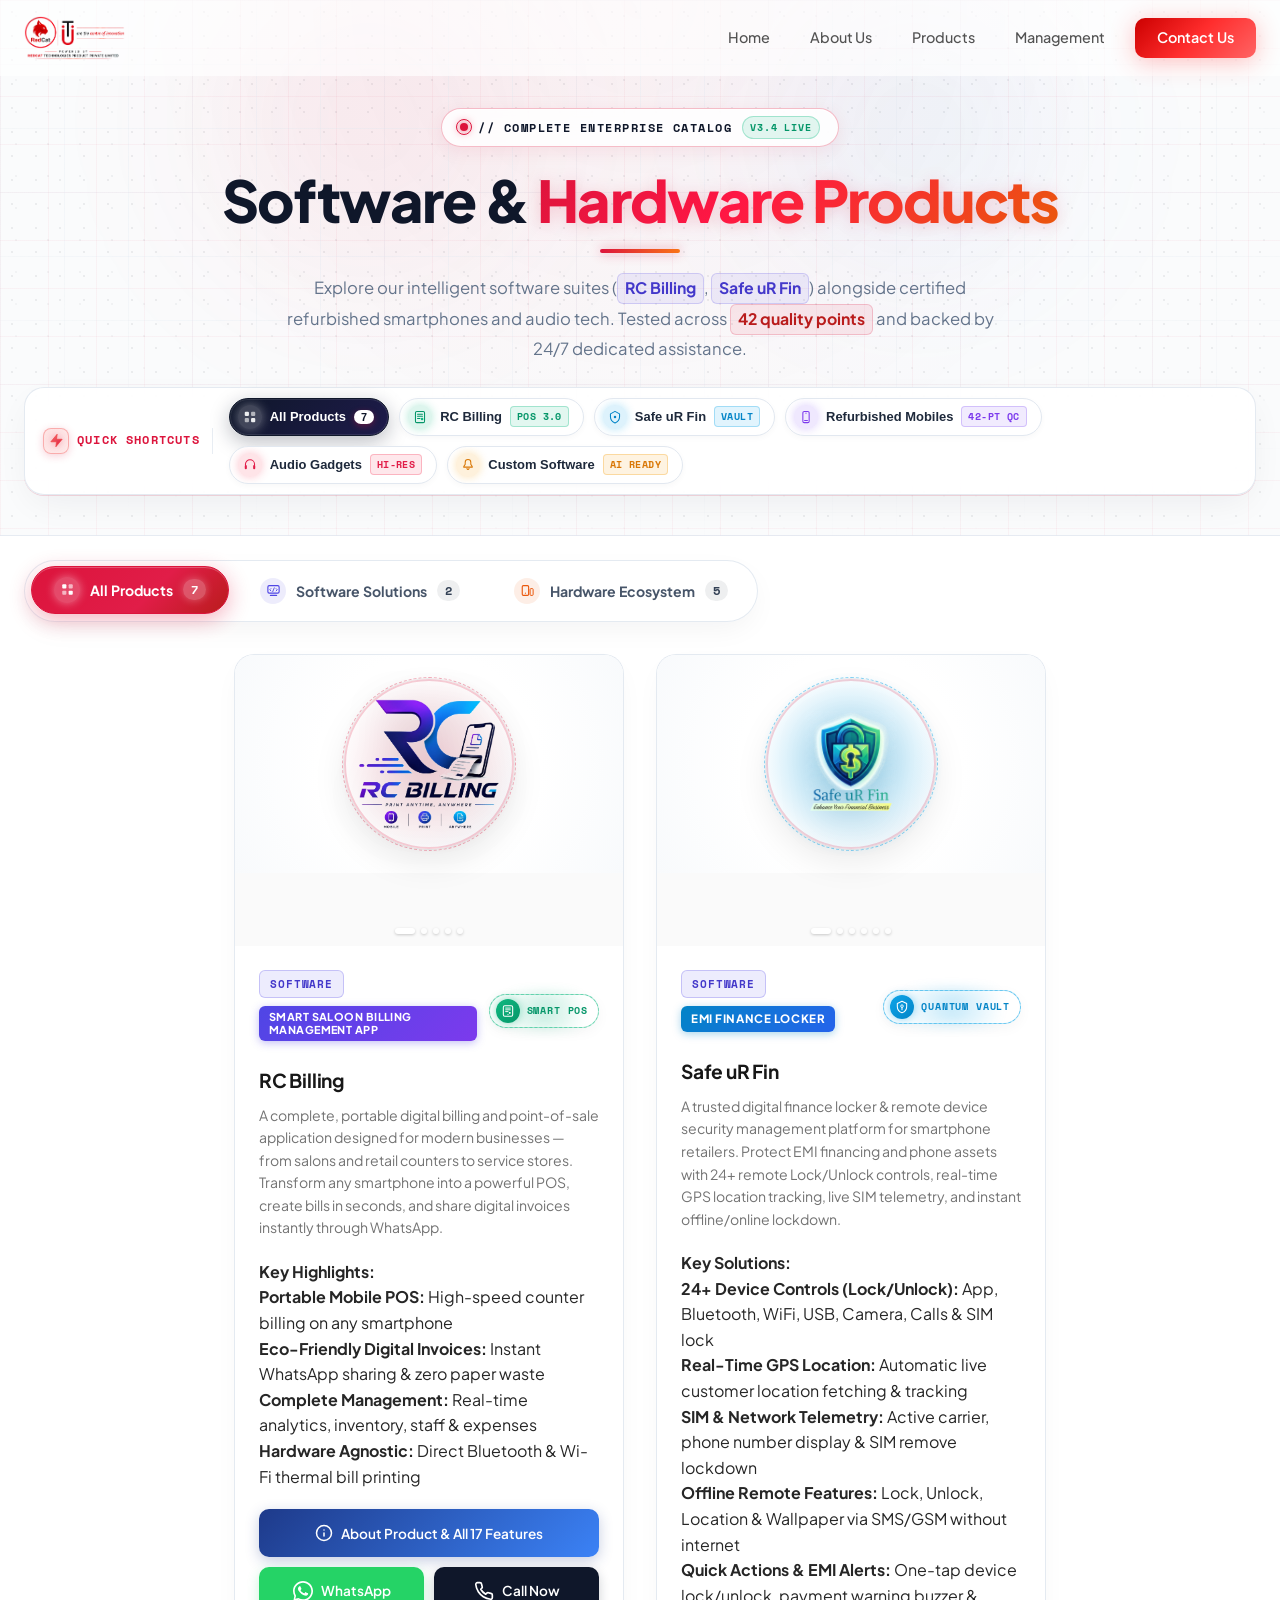
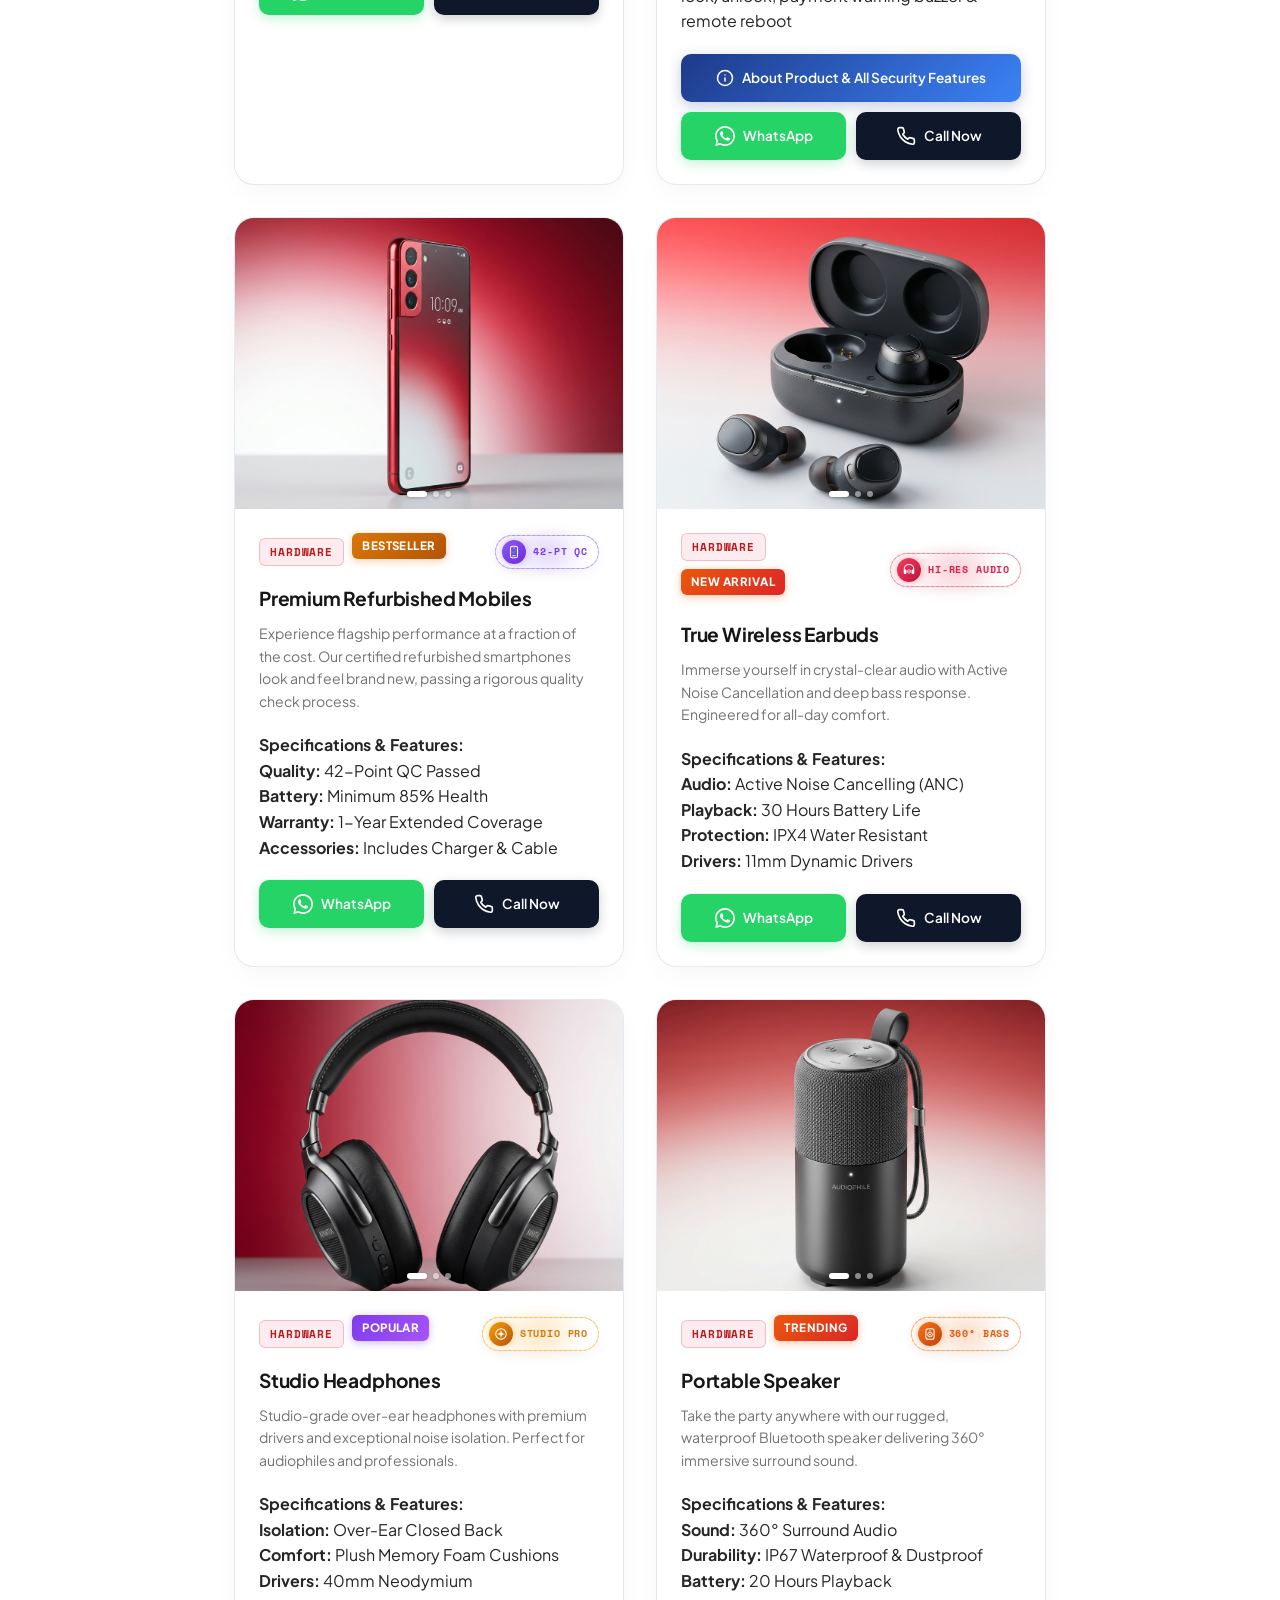
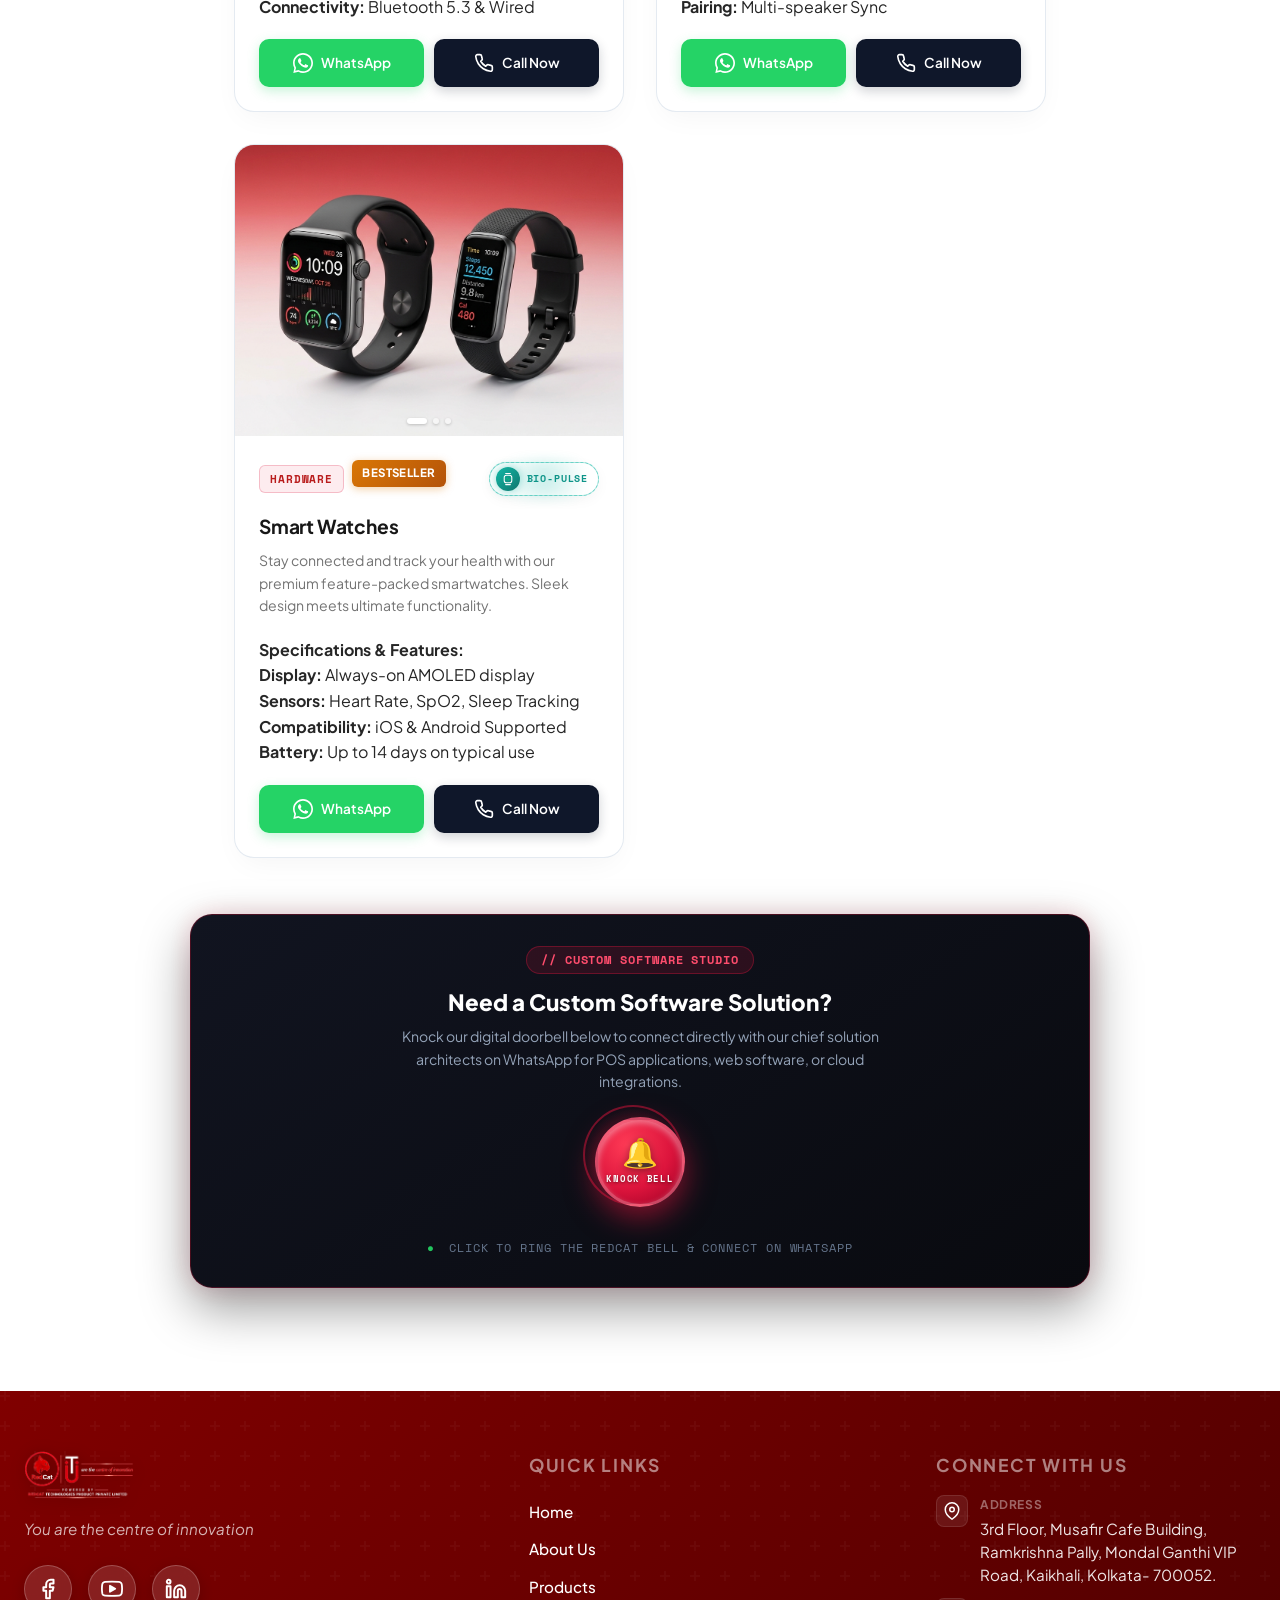
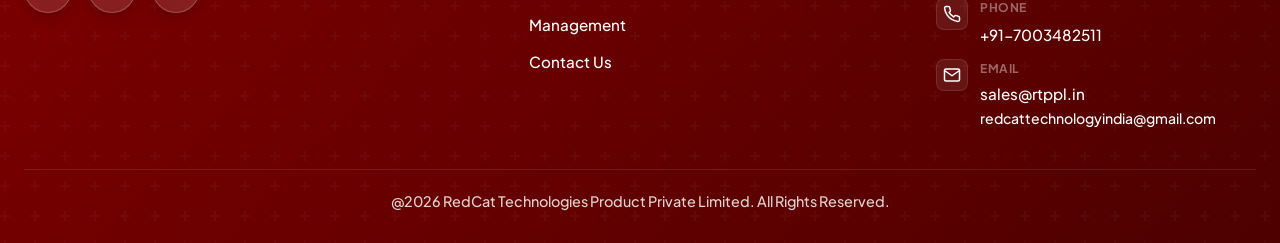
<file: products.html>
<!DOCTYPE html>
<html lang="en">

<head>
    <meta charset="UTF-8">
    <meta name="viewport" content="width=device-width, initial-scale=1.0">
    <meta name="description"
        content="RedCat Technologies Product Private Limited — Premium refurbished tech and secure finance solutions like Safe uR Fin.">
    <title>All Products — RedCat Technologies Product Private Limited</title>
    <link rel="preconnect" href="https://fonts.googleapis.com">
    <link rel="preconnect" href="https://fonts.gstatic.com" crossorigin>
    <link
        href="https://fonts.googleapis.com/css2?family=Inter:wght@300;400;500;600;700;800;900&family=Plus+Jakarta+Sans:wght@300;400;500;600;700;800&family=Space+Mono:ital,wght@0,400;0,700;1,400;1,700&display=swap"
        rel="stylesheet">
    <link rel="icon" type="image/png" href="images/logo-badge.png">
    <link rel="stylesheet" href="style.css">
</head>

<body>
    <!-- ===== PAGE LOADER ===== -->
    <div class="loader" id="loader">
        <div class="loader__content">
            <div class="loader__logo">
                <img src="images/logo.png" alt="Red Cat Technology" class="loader__logo-img">
            </div>
            <div class="loader__bar">
                <div class="loader__progress"></div>
            </div>
        </div>
    </div>

    <!-- ===== HEADER / NAVIGATION ===== -->
    <header class="header" id="header">
        <nav class="nav container">
            <a href="index.html" class="nav__logo" id="nav-logo" aria-label="Red Cat Technology Home">
                <img src="images/logo.png" alt="Red Cat Technology" class="nav__logo-img">
            </a>

            <ul class="nav__menu" id="nav-menu">
                <li class="nav__item"><a href="index.html#home" class="nav__link">Home</a></li>
                <li class="nav__item"><a href="about.html" class="nav__link">About Us</a></li>
                <li class="nav__item"><a href="products.html" class="nav__link active">Products</a></li>
                <li class="nav__item"><a href="about.html#leadership" class="nav__link"
                        id="nav-management">Management</a></li>
                <li class="nav__item"><a href="index.html#contact" class="nav__link nav__link--cta">Contact Us</a></li>
            </ul>

            <button class="nav__toggle" id="nav-toggle" aria-label="Toggle navigation">
                <span></span>
                <span></span>
                <span></span>
            </button>
        </nav>
    </header>

    <!-- ===== COMPACT PAGE HERO & PREMIUM QUICK SHORTCUTS ===== -->
    <section class="page-hero-compact bg-cyber-net" id="products-hero">
        <div class="hero-ambient-orb hero-ambient-orb--1"></div>
        <div class="hero-ambient-orb hero-ambient-orb--2"></div>
        <div class="hero-ambient-grid-overlay"></div>
        <div class="container" style="max-width: var(--container-max); width: 100%; position: relative; z-index: 2;">
            <div class="tech-section-header" style="margin-bottom: 24px;">
                <div class="tech-mono-badge ultra-hero-badge">
                    <span class="live-status-dot"></span>
                    <span class="badge-text">// COMPLETE ENTERPRISE CATALOG</span>
                    <span class="badge-sub-pill">v3.4 LIVE</span>
                </div>
                <h1 class="tech-section-header__title">Software &amp; <span class="gradient-text-ultra">Hardware
                        Products</span></h1>
                <div class="section-header__line-ultra">
                    <span class="line-spark"></span>
                </div>
                <p class="tech-section-header__desc">
                    Explore our intelligent software suites (<span class="hero-highlight hero-highlight--software">RC
                        Billing</span>, <span class="hero-highlight hero-highlight--software">Safe uR Fin</span>)
                    alongside certified refurbished smartphones and audio tech. Tested across <strong
                        class="hero-highlight hero-highlight--hardware">42 quality points</strong> and backed by 24/7
                    dedicated assistance.
                </p>
            </div>

            <!-- Premium Quick Jump Shortcuts Bar -->
            <div class="products-quick-shortcuts ultra-shortcuts-console" aria-label="Quick product shortcuts">
                <div class="shortcuts-label-pod">
                    <div class="effect-icon-pod effect-icon-pod--flash">
                        <svg class="effect-icon-pod__svg" viewBox="0 0 24 24" fill="none">
                            <path d="M13 2L3 14H12L11 22L21 10H12L13 2Z" fill="url(#flashGrad)" stroke="#ef4444"
                                stroke-width="1.2" stroke-linejoin="round" />
                            <defs>
                                <linearGradient id="flashGrad" x1="3" y1="2" x2="21" y2="22"
                                    gradientUnits="userSpaceOnUse">
                                    <stop stop-color="#f87171" />
                                    <stop offset="1" stop-color="#dc143c" />
                                </linearGradient>
                            </defs>
                        </svg>
                    </div>
                    <span class="shortcuts-label">QUICK SHORTCUTS</span>
                </div>
                <div class="shortcuts-scroll-track" id="shortcuts-track">
                    <button type="button" class="shortcut-pill active" data-target="all">
                        <span class="pill-icon-pod pill-icon-pod--all">
                            <svg viewBox="0 0 20 20" fill="none" class="pill-svg">
                                <rect x="2.5" y="2.5" width="6" height="6" rx="1.5" fill="currentColor"
                                    fill-opacity="0.9" />
                                <rect x="11.5" y="2.5" width="6" height="6" rx="1.5" fill="currentColor"
                                    fill-opacity="0.6" />
                                <rect x="2.5" y="11.5" width="6" height="6" rx="1.5" fill="currentColor"
                                    fill-opacity="0.6" />
                                <rect x="11.5" y="11.5" width="6" height="6" rx="1.5" fill="currentColor"
                                    fill-opacity="0.9" />
                            </svg>
                        </span>
                        <span class="shortcut-pill__title">All Products</span>
                        <span class="shortcut-pill__badge">7</span>
                    </button>
                    <button type="button" class="shortcut-pill" data-target="rc-billing-card">
                        <span class="pill-icon-pod pill-icon-pod--billing">
                            <svg viewBox="0 0 20 20" fill="none" class="pill-svg">
                                <rect x="3.5" y="2" width="13" height="16" rx="2" stroke="currentColor"
                                    stroke-width="1.5" />
                                <path d="M6.5 6H13.5M6.5 9H13.5M6.5 12H10" stroke="currentColor" stroke-width="1.5"
                                    stroke-linecap="round" />
                                <circle cx="13" cy="13" r="1.8" fill="#10b981" />
                            </svg>
                        </span>
                        <span class="shortcut-pill__title">RC Billing</span>
                        <span class="shortcut-pill__tag tag--pos">POS 3.0</span>
                    </button>
                    <button type="button" class="shortcut-pill" data-target="safe-ur-fin-card">
                        <span class="pill-icon-pod pill-icon-pod--vault">
                            <svg viewBox="0 0 20 20" fill="none" class="pill-svg">
                                <path d="M10 2L3.5 5.5V9.5C3.5 14 6.5 17 10 18.5C13.5 17 16.5 14 16.5 9.5V5.5L10 2Z"
                                    stroke="currentColor" stroke-width="1.5" stroke-linejoin="round" />
                                <circle cx="10" cy="10" r="1.8" fill="currentColor" />
                            </svg>
                        </span>
                        <span class="shortcut-pill__title">Safe uR Fin</span>
                        <span class="shortcut-pill__tag tag--vault">VAULT</span>
                    </button>
                    <button type="button" class="shortcut-pill" data-target="hardware-mobiles-card">
                        <span class="pill-icon-pod pill-icon-pod--mobile">
                            <svg viewBox="0 0 20 20" fill="none" class="pill-svg">
                                <rect x="5.5" y="2" width="9" height="16" rx="2" stroke="currentColor"
                                    stroke-width="1.5" />
                                <line x1="8" y1="15" x2="12" y2="15" stroke="currentColor" stroke-width="1.5"
                                    stroke-linecap="round" />
                                <circle cx="10" cy="4.5" r="0.8" fill="currentColor" />
                            </svg>
                        </span>
                        <span class="shortcut-pill__title">Refurbished Mobiles</span>
                        <span class="shortcut-pill__tag tag--grade">42-PT QC</span>
                    </button>
                    <button type="button" class="shortcut-pill" data-target="hardware-audio-card">
                        <span class="pill-icon-pod pill-icon-pod--audio">
                            <svg viewBox="0 0 20 20" fill="none" class="pill-svg">
                                <path d="M3.5 10.5V9C3.5 5.4 6.4 2.5 10 2.5C13.6 2.5 16.5 5.4 16.5 9V10.5"
                                    stroke="currentColor" stroke-width="1.5" stroke-linecap="round" />
                                <rect x="2.5" y="10" width="3" height="6" rx="1.5" fill="currentColor" />
                                <rect x="14.5" y="10" width="3" height="6" rx="1.5" fill="currentColor" />
                            </svg>
                        </span>
                        <span class="shortcut-pill__title">Audio Gadgets</span>
                        <span class="shortcut-pill__tag tag--audio">HI-RES</span>
                    </button>
                    <button type="button" class="shortcut-pill" data-target="bell-knock-btn-products">
                        <span class="pill-icon-pod pill-icon-pod--ai">
                            <svg viewBox="0 0 20 20" fill="none" class="pill-svg">
                                <path d="M10 2C7.5 2 6 3.8 6 6V9L4 12V13H16V12L14 9V6C14 3.8 12.5 2 10 2Z"
                                    stroke="currentColor" stroke-width="1.5" />
                                <path d="M8.5 15C8.8 16 9.3 16.5 10 16.5C10.7 16.5 11.2 16 11.5 15"
                                    stroke="currentColor" stroke-width="1.5" stroke-linecap="round" />
                            </svg>
                        </span>
                        <span class="shortcut-pill__title">Custom Software</span>
                        <span class="shortcut-pill__tag tag--ai">AI READY</span>
                    </button>
                </div>
            </div>
        </div>
    </section>

    <!-- ===== ALL PRODUCTS ===== -->
    <section class="section" id="all-products" style="padding-top: 24px;">
        <div class="container" style="max-width: var(--container-max); width: 100%;">

            <!-- Category Filter Tabs: Software vs Hardware -->
            <div class="product-category-nav ultra-category-dock" style="margin-bottom: 32px;">
                <button type="button" class="category-tab-btn active" data-filter="all">
                    <span class="tab-icon-pod tab-icon-pod--all">
                        <svg viewBox="0 0 20 20" fill="none" class="tab-icon-svg">
                            <rect x="3" y="3" width="5.5" height="5.5" rx="1.2" fill="currentColor" />
                            <rect x="11.5" y="3" width="5.5" height="5.5" rx="1.2" fill="currentColor"
                                fill-opacity="0.6" />
                            <rect x="3" y="11.5" width="5.5" height="5.5" rx="1.2" fill="currentColor"
                                fill-opacity="0.6" />
                            <rect x="11.5" y="11.5" width="5.5" height="5.5" rx="1.2" fill="currentColor" />
                        </svg>
                    </span>
                    <span class="tab-btn-title">All Products</span>
                    <span class="category-tab-btn__count">7</span>
                </button>
                <button type="button" class="category-tab-btn" data-filter="software">
                    <span class="tab-icon-pod tab-icon-pod--software">
                        <svg viewBox="0 0 20 20" fill="none" class="tab-icon-svg">
                            <rect x="2.5" y="3.5" width="15" height="10" rx="1.8" stroke="currentColor"
                                stroke-width="1.5" />
                            <path d="M6.5 7.5L5 9L6.5 10.5M13.5 7.5L15 9L13.5 10.5M11 6.5L9 11.5" stroke="currentColor"
                                stroke-width="1.2" stroke-linecap="round" />
                            <path d="M6 16.5H14" stroke="currentColor" stroke-width="1.8" stroke-linecap="round" />
                        </svg>
                    </span>
                    <span class="tab-btn-title">Software Solutions</span>
                    <span class="category-tab-btn__count">2</span>
                </button>
                <button type="button" class="category-tab-btn" data-filter="hardware">
                    <span class="tab-icon-pod tab-icon-pod--hardware">
                        <svg viewBox="0 0 20 20" fill="none" class="tab-icon-svg">
                            <rect x="3" y="3.5" width="8.5" height="13" rx="1.5" stroke="currentColor"
                                stroke-width="1.5" />
                            <rect x="13.5" y="7.5" width="4" height="9" rx="1" stroke="currentColor"
                                stroke-width="1.3" />
                            <circle cx="7.2" cy="13.5" r="0.75" fill="currentColor" />
                        </svg>
                    </span>
                    <span class="tab-btn-title">Hardware Ecosystem</span>
                    <span class="category-tab-btn__count">5</span>
                </button>
            </div>

            <div class="products-grid products-grid--detailed">

                <!-- Product 1: RC Billing (SOFTWARE) -->
                <div class="product-card detailed-card" id="rc-billing-card" data-category="software">
                    <div class="product-card__carousel" data-carousel>
                        <div class="carousel__track">
                            <div class="carousel__slide carousel__slide--logo active">
                                <div class="circular-logo-shield">
                                    <div class="circular-logo-shield__glow"></div>
                                    <div class="circular-logo-shield__ring"></div>
                                    <img src="images/rc-billing-logo.png" alt="RC Billing Logo"
                                        class="circular-logo-shield__img" loading="lazy">
                                </div>
                            </div>
                            <div class="carousel__slide carousel__slide--app">
                                <img src="images/rc-billing-overview.png" alt="RC Billing Dashboard & Overview"
                                    loading="lazy">
                            </div>
                            <div class="carousel__slide carousel__slide--app">
                                <img src="images/rc-billing-invoice.png" alt="RC Billing Tax Invoice & Digital Receipt"
                                    loading="lazy">
                            </div>
                            <div class="carousel__slide carousel__slide--app">
                                <img src="images/rc-billing-analytics.png" alt="RC Billing Realtime Analytics & Revenue"
                                    loading="lazy">
                            </div>
                            <div class="carousel__slide carousel__slide--app">
                                <img src="images/rc-billing-settings.png" alt="RC Billing Inventory, Roles & Settings"
                                    loading="lazy">
                            </div>
                        </div>
                        <div class="carousel__dots">
                            <button class="carousel__dot active" data-slide="0" aria-label="Logo"></button>
                            <button class="carousel__dot" data-slide="1" aria-label="Overview"></button>
                            <button class="carousel__dot" data-slide="2" aria-label="Invoice"></button>
                            <button class="carousel__dot" data-slide="3" aria-label="Analytics"></button>
                            <button class="carousel__dot" data-slide="4" aria-label="Settings"></button>
                        </div>
                        <button class="carousel__btn carousel__btn--prev" aria-label="Previous">
                            <svg width="16" height="16" viewBox="0 0 16 16" fill="none">
                                <path d="M10 4L6 8L10 12" stroke="currentColor" stroke-width="2"
                                    stroke-linecap="round" />
                            </svg>
                        </button>
                        <button class="carousel__btn carousel__btn--next" aria-label="Next">
                            <svg width="16" height="16" viewBox="0 0 16 16" fill="none">
                                <path d="M6 4L10 8L6 12" stroke="currentColor" stroke-width="2"
                                    stroke-linecap="round" />
                            </svg>
                        </button>
                    </div>
                    <div class="product-card__body">
                        <div class="card-ultra-header">
                            <div class="card-ultra-badges">
                                <span class="category-pill-tag category-pill-tag--software">SOFTWARE</span>
                                <span class="product-card__badge product-card__badge--launch">Smart Saloon Billing Management App</span>
                            </div>
                            <div class="card-effect-icon-pod card-effect-icon-pod--emerald"
                                title="Next-Gen Intelligent POS">
                                <div class="card-effect-icon-pod__halo"></div>
                                <div class="card-effect-icon-pod__ring"></div>
                                <div class="card-effect-icon-pod__core">
                                    <svg viewBox="0 0 24 24" fill="none">
                                        <rect x="4" y="3" width="16" height="18" rx="2.5" stroke="currentColor"
                                            stroke-width="1.8" />
                                        <path d="M8 7H16M8 10H16M8 13H12" stroke="currentColor" stroke-width="1.6"
                                            stroke-linecap="round" />
                                        <rect x="13.5" y="13.5" width="3" height="3" rx="0.6" fill="currentColor" />
                                        <circle cx="12" cy="18" r="1" fill="currentColor" />
                                    </svg>
                                </div>
                                <span class="card-effect-icon-pod__label">SMART POS</span>
                            </div>
                        </div>
                        <h3 class="product-card__title">RC Billing</h3>
                        <p class="product-card__desc">A complete, portable digital billing and point-of-sale application
                            designed for modern businesses — from salons and retail counters to service stores.
                            Transform any smartphone into a powerful POS, create bills in seconds, and share digital
                            invoices instantly through WhatsApp.</p>

                        <div class="detailed-card__features">
                            <h4>Key Highlights:</h4>
                            <ul>
                                <li><strong>Portable Mobile POS:</strong> High-speed counter billing on any smartphone
                                </li>
                                <li><strong>Eco-Friendly Digital Invoices:</strong> Instant WhatsApp sharing & zero
                                    paper waste</li>
                                <li><strong>Complete Management:</strong> Real-time analytics, inventory, staff &
                                    expenses</li>
                                <li><strong>Hardware Agnostic:</strong> Direct Bluetooth & Wi-Fi thermal bill printing
                                </li>
                            </ul>
                        </div>

                        <div class="detailed-card__actions">
                            <button type="button" class="btn btn--details" id="open-rc-billing-modal"
                                aria-haspopup="dialog">
                                <svg width="18" height="18" viewBox="0 0 24 24" fill="none" stroke="currentColor"
                                    stroke-width="2" stroke-linecap="round" stroke-linejoin="round">
                                    <circle cx="12" cy="12" r="10"></circle>
                                    <line x1="12" y1="16" x2="12" y2="12"></line>
                                    <line x1="12" y1="8" x2="12.01" y2="8"></line>
                                </svg>
                                <span>About Product & All 17 Features</span>
                            </button>
                            <a href="https://wa.me/917003482511?text=I'm%20interested%20in%20RC%20Billing%20Application"
                                class="btn btn--whatsapp" target="_blank">
                                <svg width="20" height="20" viewBox="0 0 24 24" fill="currentColor">
                                    <path
                                        d="M17.472 14.382c-.297-.149-1.758-.867-2.03-.967-.273-.099-.471-.148-.67.15-.197.297-.767.966-.94 1.164-.173.199-.347.223-.644.075-.297-.15-1.255-.463-2.39-1.475-.883-.788-1.48-1.761-1.653-2.059-.173-.297-.018-.458.13-.606.134-.133.298-.347.446-.52.149-.174.198-.298.298-.497.099-.198.05-.371-.025-.52-.075-.149-.669-1.612-.916-2.207-.242-.579-.487-.5-.669-.51h-.57c-.198 0-.52.074-.792.372-.272.297-1.04 1.016-1.04 2.479 0 1.462 1.065 2.875 1.213 3.074.149.198 2.096 3.2 5.077 4.487.709.306 1.262.489 1.694.625.712.227 1.36.195 1.871.118.571-.085 1.758-.719 2.006-1.413.248-.694.248-1.289.173-1.413-.074-.124-.272-.198-.57-.347zM12.002 0C5.378 0 0 5.373 0 12c0 2.128.555 4.194 1.611 6.012L.425 24l6.126-1.606C8.307 23.447 10.128 24 12.002 24c6.623 0 12-5.373 12-12s-5.377-12-12-12zm0 21.996c-1.8 0-3.565-.483-5.111-1.398l-.367-.217-3.799.996.996-3.704-.239-.379C2.483 15.656 1.996 13.847 1.996 12c0-5.518 4.49-10.005 10.006-10.005 5.515 0 10.003 4.487 10.003 10.005s-4.486 10.004-10.003 10.004z" />
                                </svg>
                                <span>WhatsApp</span>
                            </a>
                            <a href="tel:+917003482511" class="btn btn--call">
                                <svg width="20" height="20" viewBox="0 0 24 24" fill="none" stroke="currentColor"
                                    stroke-width="2" stroke-linecap="round" stroke-linejoin="round">
                                    <path
                                        d="M22 16.92v3a2 2 0 0 1-2.18 2 19.79 19.79 0 0 1-8.63-3.07 19.5 19.5 0 0 1-6-6 19.79 19.79 0 0 1-3.07-8.67A2 2 0 0 1 4.11 2h3a2 2 0 0 1 2 1.72 12.84 12.84 0 0 0 .7 2.81 2 2 0 0 1-.45 2.11L8.09 9.91a16 16 0 0 0 6 6l1.27-1.27a2 2 0 0 1 2.11-.45 12.84 12.84 0 0 0 2.81.7A2 2 0 0 1 22 16.92z">
                                    </path>
                                </svg>
                                <span>Call Now</span>
                            </a>
                        </div>
                    </div>
                </div>

                <!-- Product 2: Safe uR Fin (SOFTWARE) -->
                <div class="product-card detailed-card" id="safe-ur-fin-card" data-category="software">
                    <div class="product-card__carousel" data-carousel>
                        <div class="carousel__track">
                            <div class="carousel__slide carousel__slide--logo active">
                                <div class="circular-logo-shield">
                                    <div class="circular-logo-shield__glow"
                                        style="background: radial-gradient(circle, rgba(14, 165, 233, 0.45) 0%, transparent 70%);">
                                    </div>
                                    <div class="circular-logo-shield__ring"
                                        style="border-color: rgba(14, 165, 233, 0.5);"></div>
                                    <img src="images/safe-ur-fin-logo.png" alt="Safe uR Fin Logo"
                                        class="circular-logo-shield__img" loading="lazy">
                                </div>
                            </div>
                            <div class="carousel__slide carousel__slide--app">
                                <img src="images/safe-ur-fin-home.jpg" alt="Safe uR Fin Command Deck & Keys Management"
                                    loading="lazy">
                            </div>
                            <div class="carousel__slide carousel__slide--app">
                                <img src="images/safe-ur-fin-actions.jpg"
                                    alt="Safe uR Fin Customer Device Action Toggles & App Locks" loading="lazy">
                            </div>
                            <div class="carousel__slide carousel__slide--app">
                                <img src="images/safe-ur-fin-lock-emi.jpg"
                                    alt="Safe uR Fin Remote Lock Status & EMI Overview" loading="lazy">
                            </div>
                            <div class="carousel__slide carousel__slide--app">
                                <img src="images/safe-ur-fin-settings.jpg"
                                    alt="Safe uR Fin Retailer Settings & MPIN Security" loading="lazy">
                            </div>
                            <div class="carousel__slide carousel__slide--app">
                                <img src="images/safe-ur-fin-support.jpg" alt="Safe uR Fin Technical Support Hotline"
                                    loading="lazy">
                            </div>
                        </div>
                        <div class="carousel__dots">
                            <button class="carousel__dot active" data-slide="0" aria-label="Logo"></button>
                            <button class="carousel__dot" data-slide="1" aria-label="Command Deck"></button>
                            <button class="carousel__dot" data-slide="2" aria-label="Device Controls"></button>
                            <button class="carousel__dot" data-slide="3" aria-label="Lock EMI"></button>
                            <button class="carousel__dot" data-slide="4" aria-label="Settings"></button>
                            <button class="carousel__dot" data-slide="5" aria-label="Support"></button>
                        </div>
                        <button class="carousel__btn carousel__btn--prev" aria-label="Previous">
                            <svg width="16" height="16" viewBox="0 0 16 16" fill="none">
                                <path d="M10 4L6 8L10 12" stroke="currentColor" stroke-width="2"
                                    stroke-linecap="round" />
                            </svg>
                        </button>
                        <button class="carousel__btn carousel__btn--next" aria-label="Next">
                            <svg width="16" height="16" viewBox="0 0 16 16" fill="none">
                                <path d="M6 4L10 8L6 12" stroke="currentColor" stroke-width="2"
                                    stroke-linecap="round" />
                            </svg>
                        </button>
                    </div>
                    <div class="product-card__body">
                        <div class="card-ultra-header">
                            <div class="card-ultra-badges">
                                <span class="category-pill-tag category-pill-tag--software">SOFTWARE</span>
                                <span class="product-card__badge product-card__badge--vault">EMI Finance Locker</span>
                            </div>
                            <div class="card-effect-icon-pod card-effect-icon-pod--cyan"
                                title="Quantum Vault & Security Core">
                                <div class="card-effect-icon-pod__halo"></div>
                                <div class="card-effect-icon-pod__ring"></div>
                                <div class="card-effect-icon-pod__core">
                                    <svg viewBox="0 0 24 24" fill="none">
                                        <path d="M12 2L4 6V11.5C4 16.5 7.5 20.2 12 22C16.5 20.2 20 16.5 20 11.5V6L12 2Z"
                                            stroke="currentColor" stroke-width="1.8" stroke-linejoin="round" />
                                        <circle cx="12" cy="10.5" r="2.2" stroke="currentColor" stroke-width="1.5" />
                                        <path d="M12 13V16.5" stroke="currentColor" stroke-width="1.8"
                                            stroke-linecap="round" />
                                    </svg>
                                </div>
                                <span class="card-effect-icon-pod__label">QUANTUM VAULT</span>
                            </div>
                        </div>
                        <h3 class="product-card__title">Safe uR Fin</h3>
                        <p class="product-card__desc">A trusted digital finance locker &amp; remote device security
                            management platform for smartphone retailers. Protect EMI financing and phone assets with
                            24+ remote Lock/Unlock controls, real-time GPS location tracking, live SIM telemetry, and
                            instant offline/online lockdown.</p>

                        <div class="detailed-card__features">
                            <h4>Key Solutions:</h4>
                            <ul>
                                <li><strong>24+ Device Controls (Lock/Unlock):</strong> App, Bluetooth, WiFi, USB,
                                    Camera, Calls &amp; SIM lock</li>
                                <li><strong>Real-Time GPS Location:</strong> Automatic live customer location fetching
                                    &amp; tracking</li>
                                <li><strong>SIM &amp; Network Telemetry:</strong> Active carrier, phone number display
                                    &amp; SIM remove lockdown</li>
                                <li><strong>Offline Remote Features:</strong> Lock, Unlock, Location &amp; Wallpaper via
                                    SMS/GSM without internet</li>
                                <li><strong>Quick Actions &amp; EMI Alerts:</strong> One-tap device lock/unlock, payment
                                    warning buzzer &amp; remote reboot</li>
                            </ul>
                        </div>

                        <div class="detailed-card__actions">
                            <button type="button" class="btn btn--details" id="open-safe-ur-fin-modal"
                                aria-haspopup="dialog">
                                <svg width="18" height="18" viewBox="0 0 24 24" fill="none" stroke="currentColor"
                                    stroke-width="2" stroke-linecap="round" stroke-linejoin="round">
                                    <circle cx="12" cy="12" r="10"></circle>
                                    <line x1="12" y1="16" x2="12" y2="12"></line>
                                    <line x1="12" y1="8" x2="12.01" y2="8"></line>
                                </svg>
                                <span>About Product &amp; All Security Features</span>
                            </button>
                            <a href="https://wa.me/917003482511?text=Hello%20RedCat!%20I%20am%20interested%20in%20Safe%20uR%20Fin%20Device%20Security%20and%20Finance%20Locker."
                                class="btn btn--whatsapp" target="_blank">
                                <svg width="20" height="20" viewBox="0 0 24 24" fill="currentColor">
                                    <path
                                        d="M17.472 14.382c-.297-.149-1.758-.867-2.03-.967-.273-.099-.471-.148-.67.15-.197.297-.767.966-.94 1.164-.173.199-.347.223-.644.075-.297-.15-1.255-.463-2.39-1.475-.883-.788-1.48-1.761-1.653-2.059-.173-.297-.018-.458.13-.606.134-.133.298-.347.446-.52.149-.174.198-.298.298-.497.099-.198.05-.371-.025-.52-.075-.149-.669-1.612-.916-2.207-.242-.579-.487-.5-.669-.51h-.57c-.198 0-.52.074-.792.372-.272.297-1.04 1.016-1.04 2.479 0 1.462 1.065 2.875 1.213 3.074.149.198 2.096 3.2 5.077 4.487.709.306 1.262.489 1.694.625.712.227 1.36.195 1.871.118.571-.085 1.758-.719 2.006-1.413.248-.694.248-1.289.173-1.413-.074-.124-.272-.198-.57-.347zM12.002 0C5.378 0 0 5.373 0 12c0 2.128.555 4.194 1.611 6.012L.425 24l6.126-1.606C8.307 23.447 10.128 24 12.002 24c6.623 0 12-5.373 12-12s-5.377-12-12-12zm0 21.996c-1.8 0-3.565-.483-5.111-1.398l-.367-.217-3.799.996.996-3.704-.239-.379C2.483 15.656 1.996 13.847 1.996 12c0-5.518 4.49-10.005 10.006-10.005 5.515 0 10.003 4.487 10.003 10.005s-4.486 10.004-10.003 10.004z" />
                                </svg>
                                <span>WhatsApp</span>
                            </a>
                            <a href="tel:+917003482511" class="btn btn--call">
                                <svg width="20" height="20" viewBox="0 0 24 24" fill="none" stroke="currentColor"
                                    stroke-width="2" stroke-linecap="round" stroke-linejoin="round">
                                    <path
                                        d="M22 16.92v3a2 2 0 0 1-2.18 2 19.79 19.79 0 0 1-8.63-3.07 19.5 19.5 0 0 1-6-6 19.79 19.79 0 0 1-3.07-8.67A2 2 0 0 1 4.11 2h3a2 2 0 0 1 2 1.72 12.84 12.84 0 0 0 .7 2.81 2 2 0 0 1-.45 2.11L8.09 9.91a16 16 0 0 0 6 6l1.27-1.27a2 2 0 0 1 2.11-.45 12.84 12.84 0 0 0 2.81.7A2 2 0 0 1 22 16.92z">
                                    </path>
                                </svg>
                                <span>Call Now</span>
                            </a>
                        </div>
                    </div>
                </div>

                <!-- Product 1 (HARDWARE) -->
                <div class="product-card detailed-card" id="hardware-mobiles-card" data-category="hardware">
                    <div class="product-card__carousel" data-carousel>
                        <div class="carousel__track">
                            <div class="carousel__slide active"><img src="images/refurbished-mobiles.png"
                                    alt="Refurbished Mobile 1" loading="lazy"></div>
                            <div class="carousel__slide"><img src="images/refurbished-mobiles-2.png"
                                    alt="Refurbished Mobile 2" loading="lazy"></div>
                            <div class="carousel__slide"><img src="images/refurbished-mobiles.png"
                                    alt="Refurbished Mobile 3" loading="lazy"></div>
                        </div>
                        <div class="carousel__dots">
                            <button class="carousel__dot active" data-slide="0"></button>
                            <button class="carousel__dot" data-slide="1"></button>
                            <button class="carousel__dot" data-slide="2"></button>
                        </div>
                        <button class="carousel__btn carousel__btn--prev" aria-label="Previous">
                            <svg width="16" height="16" viewBox="0 0 16 16" fill="none">
                                <path d="M10 4L6 8L10 12" stroke="currentColor" stroke-width="2"
                                    stroke-linecap="round" />
                            </svg>
                        </button>
                        <button class="carousel__btn carousel__btn--next" aria-label="Next">
                            <svg width="16" height="16" viewBox="0 0 16 16" fill="none">
                                <path d="M6 4L10 8L6 12" stroke="currentColor" stroke-width="2"
                                    stroke-linecap="round" />
                            </svg>
                        </button>
                    </div>
                    <div class="product-card__body">
                        <div class="card-ultra-header">
                            <div class="card-ultra-badges">
                                <span class="category-pill-tag category-pill-tag--hardware">HARDWARE</span>
                                <span class="product-card__badge product-card__badge--gold">Bestseller</span>
                            </div>
                            <div class="card-effect-icon-pod card-effect-icon-pod--violet"
                                title="Certified 42-Point QC Flagship">
                                <div class="card-effect-icon-pod__halo"></div>
                                <div class="card-effect-icon-pod__ring"></div>
                                <div class="card-effect-icon-pod__core">
                                    <svg viewBox="0 0 24 24" fill="none">
                                        <rect x="6" y="2" width="12" height="20" rx="3" stroke="currentColor"
                                            stroke-width="1.8" />
                                        <line x1="10" y1="18.5" x2="14" y2="18.5" stroke="currentColor"
                                            stroke-width="1.8" stroke-linecap="round" />
                                        <circle cx="12" cy="5" r="1" fill="currentColor" />
                                        <path d="M15 9.5L11 13.5L9.5 12" stroke="#10b981" stroke-width="2"
                                            stroke-linecap="round" stroke-linejoin="round" />
                                    </svg>
                                </div>
                                <span class="card-effect-icon-pod__label">42-PT QC</span>
                            </div>
                        </div>
                        <h3 class="product-card__title">Premium Refurbished Mobiles</h3>
                        <p class="product-card__desc">Experience flagship performance at a fraction of the cost. Our
                            certified refurbished smartphones look and feel brand new, passing a rigorous quality check
                            process.</p>

                        <div class="detailed-card__features">
                            <h4>Specifications &amp; Features:</h4>
                            <ul>
                                <li><strong>Quality:</strong> 42-Point QC Passed</li>
                                <li><strong>Battery:</strong> Minimum 85% Health</li>
                                <li><strong>Warranty:</strong> 1-Year Extended Coverage</li>
                                <li><strong>Accessories:</strong> Includes Charger &amp; Cable</li>
                            </ul>
                        </div>

                        <div class="detailed-card__actions">
                            <a href="https://wa.me/917003482511?text=I'm%20interested%20in%20Premium%20Refurbished%20Mobiles"
                                class="btn btn--whatsapp" target="_blank">
                                <svg width="20" height="20" viewBox="0 0 24 24" fill="currentColor">
                                    <path
                                        d="M17.472 14.382c-.297-.149-1.758-.867-2.03-.967-.273-.099-.471-.148-.67.15-.197.297-.767.966-.94 1.164-.173.199-.347.223-.644.075-.297-.15-1.255-.463-2.39-1.475-.883-.788-1.48-1.761-1.653-2.059-.173-.297-.018-.458.13-.606.134-.133.298-.347.446-.52.149-.174.198-.298.298-.497.099-.198.05-.371-.025-.52-.075-.149-.669-1.612-.916-2.207-.242-.579-.487-.5-.669-.51h-.57c-.198 0-.52.074-.792.372-.272.297-1.04 1.016-1.04 2.479 0 1.462 1.065 2.875 1.213 3.074.149.198 2.096 3.2 5.077 4.487.709.306 1.262.489 1.694.625.712.227 1.36.195 1.871.118.571-.085 1.758-.719 2.006-1.413.248-.694.248-1.289.173-1.413-.074-.124-.272-.198-.57-.347zM12.002 0C5.378 0 0 5.373 0 12c0 2.128.555 4.194 1.611 6.012L.425 24l6.126-1.606C8.307 23.447 10.128 24 12.002 24c6.623 0 12-5.373 12-12s-5.377-12-12-12zm0 21.996c-1.8 0-3.565-.483-5.111-1.398l-.367-.217-3.799.996.996-3.704-.239-.379C2.483 15.656 1.996 13.847 1.996 12c0-5.518 4.49-10.005 10.006-10.005 5.515 0 10.003 4.487 10.003 10.005s-4.486 10.004-10.003 10.004z" />
                                </svg>
                                <span>WhatsApp</span>
                            </a>
                            <a href="tel:+917003482511" class="btn btn--call">
                                <svg width="20" height="20" viewBox="0 0 24 24" fill="none" stroke="currentColor"
                                    stroke-width="2" stroke-linecap="round" stroke-linejoin="round">
                                    <path
                                        d="M22 16.92v3a2 2 0 0 1-2.18 2 19.79 19.79 0 0 1-8.63-3.07 19.5 19.5 0 0 1-6-6 19.79 19.79 0 0 1-3.07-8.67A2 2 0 0 1 4.11 2h3a2 2 0 0 1 2 1.72 12.84 12.84 0 0 0 .7 2.81 2 2 0 0 1-.45 2.11L8.09 9.91a16 16 0 0 0 6 6l1.27-1.27a2 2 0 0 1 2.11-.45 12.84 12.84 0 0 0 2.81.7A2 2 0 0 1 22 16.92z">
                                    </path>
                                </svg>
                                <span>Call Now</span>
                            </a>
                        </div>
                    </div>
                </div>

                <!-- Product 2 (HARDWARE) -->
                <div class="product-card detailed-card" id="hardware-audio-card" data-category="hardware">
                    <div class="product-card__carousel" data-carousel>
                        <div class="carousel__track">
                            <div class="carousel__slide active"><img src="images/earbuds.png" alt="Wireless Earbuds 1"
                                    loading="lazy"></div>
                            <div class="carousel__slide"><img src="images/earbuds.png" alt="Wireless Earbuds 2"
                                    loading="lazy"></div>
                            <div class="carousel__slide"><img src="images/earbuds.png" alt="Wireless Earbuds 3"
                                    loading="lazy"></div>
                        </div>
                        <div class="carousel__dots">
                            <button class="carousel__dot active" data-slide="0"></button>
                            <button class="carousel__dot" data-slide="1"></button>
                            <button class="carousel__dot" data-slide="2"></button>
                        </div>
                        <button class="carousel__btn carousel__btn--prev" aria-label="Previous">
                            <svg width="16" height="16" viewBox="0 0 16 16" fill="none">
                                <path d="M10 4L6 8L10 12" stroke="currentColor" stroke-width="2"
                                    stroke-linecap="round" />
                            </svg>
                        </button>
                        <button class="carousel__btn carousel__btn--next" aria-label="Next">
                            <svg width="16" height="16" viewBox="0 0 16 16" fill="none">
                                <path d="M6 4L10 8L6 12" stroke="currentColor" stroke-width="2"
                                    stroke-linecap="round" />
                            </svg>
                        </button>
                    </div>
                    <div class="product-card__body">
                        <div class="card-ultra-header">
                            <div class="card-ultra-badges">
                                <span class="category-pill-tag category-pill-tag--hardware">HARDWARE</span>
                                <span class="product-card__badge product-card__badge--trending">New Arrival</span>
                            </div>
                            <div class="card-effect-icon-pod card-effect-icon-pod--rose"
                                title="Hi-Res Studio Audio & ANC">
                                <div class="card-effect-icon-pod__halo"></div>
                                <div class="card-effect-icon-pod__ring"></div>
                                <div class="card-effect-icon-pod__core">
                                    <svg viewBox="0 0 24 24" fill="none">
                                        <path d="M4 12V9C4 5.5 7.5 2.5 12 2.5C16.5 2.5 20 5.5 20 9V12"
                                            stroke="currentColor" stroke-width="1.8" stroke-linecap="round" />
                                        <rect x="3" y="11" width="4.5" height="8" rx="2" fill="currentColor" />
                                        <rect x="16.5" y="11" width="4.5" height="8" rx="2" fill="currentColor" />
                                        <path d="M9 13V16M12 11V18M15 13V16" stroke="currentColor" stroke-width="1.5"
                                            stroke-linecap="round" />
                                    </svg>
                                </div>
                                <span class="card-effect-icon-pod__label">HI-RES AUDIO</span>
                            </div>
                        </div>
                        <h3 class="product-card__title">True Wireless Earbuds</h3>
                        <p class="product-card__desc">Immerse yourself in crystal-clear audio with Active Noise
                            Cancellation and deep bass response. Engineered for all-day comfort.</p>

                        <div class="detailed-card__features">
                            <h4>Specifications &amp; Features:</h4>
                            <ul>
                                <li><strong>Audio:</strong> Active Noise Cancelling (ANC)</li>
                                <li><strong>Playback:</strong> 30 Hours Battery Life</li>
                                <li><strong>Protection:</strong> IPX4 Water Resistant</li>
                                <li><strong>Drivers:</strong> 11mm Dynamic Drivers</li>
                            </ul>
                        </div>

                        <div class="detailed-card__actions">
                            <a href="https://wa.me/917003482511?text=I'm%20interested%20in%20True%20Wireless%20Earbuds"
                                class="btn btn--whatsapp" target="_blank">
                                <svg width="20" height="20" viewBox="0 0 24 24" fill="currentColor">
                                    <path
                                        d="M17.472 14.382c-.297-.149-1.758-.867-2.03-.967-.273-.099-.471-.148-.67.15-.197.297-.767.966-.94 1.164-.173.199-.347.223-.644.075-.297-.15-1.255-.463-2.39-1.475-.883-.788-1.48-1.761-1.653-2.059-.173-.297-.018-.458.13-.606.134-.133.298-.347.446-.52.149-.174.198-.298.298-.497.099-.198.05-.371-.025-.52-.075-.149-.669-1.612-.916-2.207-.242-.579-.487-.5-.669-.51h-.57c-.198 0-.52.074-.792.372-.272.297-1.04 1.016-1.04 2.479 0 1.462 1.065 2.875 1.213 3.074.149.198 2.096 3.2 5.077 4.487.709.306 1.262.489 1.694.625.712.227 1.36.195 1.871.118.571-.085 1.758-.719 2.006-1.413.248-.694.248-1.289.173-1.413-.074-.124-.272-.198-.57-.347zM12.002 0C5.378 0 0 5.373 0 12c0 2.128.555 4.194 1.611 6.012L.425 24l6.126-1.606C8.307 23.447 10.128 24 12.002 24c6.623 0 12-5.373 12-12s-5.377-12-12-12zm0 21.996c-1.8 0-3.565-.483-5.111-1.398l-.367-.217-3.799.996.996-3.704-.239-.379C2.483 15.656 1.996 13.847 1.996 12c0-5.518 4.49-10.005 10.006-10.005 5.515 0 10.003 4.487 10.003 10.005s-4.486 10.004-10.003 10.004z" />
                                </svg>
                                <span>WhatsApp</span>
                            </a>
                            <a href="tel:+917003482511" class="btn btn--call">
                                <svg width="20" height="20" viewBox="0 0 24 24" fill="none" stroke="currentColor"
                                    stroke-width="2" stroke-linecap="round" stroke-linejoin="round">
                                    <path
                                        d="M22 16.92v3a2 2 0 0 1-2.18 2 19.79 19.79 0 0 1-8.63-3.07 19.5 19.5 0 0 1-6-6 19.79 19.79 0 0 1-3.07-8.67A2 2 0 0 1 4.11 2h3a2 2 0 0 1 2 1.72 12.84 12.84 0 0 0 .7 2.81 2 2 0 0 1-.45 2.11L8.09 9.91a16 16 0 0 0 6 6l1.27-1.27a2 2 0 0 1 2.11-.45 12.84 12.84 0 0 0 2.81.7A2 2 0 0 1 22 16.92z">
                                    </path>
                                </svg>
                                <span>Call Now</span>
                            </a>
                        </div>
                    </div>
                </div>

                <!-- Product 3 (HARDWARE) -->
                <div class="product-card detailed-card" id="hardware-headphones-card" data-category="hardware">
                    <div class="product-card__carousel" data-carousel>
                        <div class="carousel__track">
                            <div class="carousel__slide active"><img src="images/headphones.png"
                                    alt="Over-ear Headphones" loading="lazy"></div>
                            <div class="carousel__slide"><img src="images/headphones.png" alt="Over-ear Headphones 2"
                                    loading="lazy"></div>
                            <div class="carousel__slide"><img src="images/headphones.png" alt="Over-ear Headphones 3"
                                    loading="lazy"></div>
                        </div>
                        <div class="carousel__dots">
                            <button class="carousel__dot active" data-slide="0"></button>
                            <button class="carousel__dot" data-slide="1"></button>
                            <button class="carousel__dot" data-slide="2"></button>
                        </div>
                        <button class="carousel__btn carousel__btn--prev" aria-label="Previous">
                            <svg width="16" height="16" viewBox="0 0 16 16" fill="none">
                                <path d="M10 4L6 8L10 12" stroke="currentColor" stroke-width="2"
                                    stroke-linecap="round" />
                            </svg>
                        </button>
                        <button class="carousel__btn carousel__btn--next" aria-label="Next">
                            <svg width="16" height="16" viewBox="0 0 16 16" fill="none">
                                <path d="M6 4L10 8L6 12" stroke="currentColor" stroke-width="2"
                                    stroke-linecap="round" />
                            </svg>
                        </button>
                    </div>
                    <div class="product-card__body">
                        <div class="card-ultra-header">
                            <div class="card-ultra-badges">
                                <span class="category-pill-tag category-pill-tag--hardware">HARDWARE</span>
                                <span class="product-card__badge product-card__badge--popular">Popular</span>
                            </div>
                            <div class="card-effect-icon-pod card-effect-icon-pod--amber"
                                title="Audiophile Neodymium Acoustic Master">
                                <div class="card-effect-icon-pod__halo"></div>
                                <div class="card-effect-icon-pod__ring"></div>
                                <div class="card-effect-icon-pod__core">
                                    <svg viewBox="0 0 24 24" fill="none">
                                        <circle cx="12" cy="12" r="9" stroke="currentColor" stroke-width="1.8" />
                                        <path d="M12 7V17M7 12H17" stroke="currentColor" stroke-width="1.5"
                                            stroke-linecap="round" />
                                        <circle cx="12" cy="12" r="3" fill="currentColor" />
                                    </svg>
                                </div>
                                <span class="card-effect-icon-pod__label">STUDIO PRO</span>
                            </div>
                        </div>
                        <h3 class="product-card__title">Studio Headphones</h3>
                        <p class="product-card__desc">Studio-grade over-ear headphones with premium drivers and
                            exceptional noise isolation. Perfect for audiophiles and professionals.</p>

                        <div class="detailed-card__features">
                            <h4>Specifications &amp; Features:</h4>
                            <ul>
                                <li><strong>Isolation:</strong> Over-Ear Closed Back</li>
                                <li><strong>Comfort:</strong> Plush Memory Foam Cushions</li>
                                <li><strong>Drivers:</strong> 40mm Neodymium</li>
                                <li><strong>Connectivity:</strong> Bluetooth 5.3 &amp; Wired</li>
                            </ul>
                        </div>

                        <div class="detailed-card__actions">
                            <a href="https://wa.me/917003482511?text=I'm%20interested%20in%20Studio%20Headphones"
                                class="btn btn--whatsapp" target="_blank">
                                <svg width="20" height="20" viewBox="0 0 24 24" fill="currentColor">
                                    <path
                                        d="M17.472 14.382c-.297-.149-1.758-.867-2.03-.967-.273-.099-.471-.148-.67.15-.197.297-.767.966-.94 1.164-.173.199-.347.223-.644.075-.297-.15-1.255-.463-2.39-1.475-.883-.788-1.48-1.761-1.653-2.059-.173-.297-.018-.458.13-.606.134-.133.298-.347.446-.52.149-.174.198-.298.298-.497.099-.198.05-.371-.025-.52-.075-.149-.669-1.612-.916-2.207-.242-.579-.487-.5-.669-.51h-.57c-.198 0-.52.074-.792.372-.272.297-1.04 1.016-1.04 2.479 0 1.462 1.065 2.875 1.213 3.074.149.198 2.096 3.2 5.077 4.487.709.306 1.262.489 1.694.625.712.227 1.36.195 1.871.118.571-.085 1.758-.719 2.006-1.413.248-.694.248-1.289.173-1.413-.074-.124-.272-.198-.57-.347zM12.002 0C5.378 0 0 5.373 0 12c0 2.128.555 4.194 1.611 6.012L.425 24l6.126-1.606C8.307 23.447 10.128 24 12.002 24c6.623 0 12-5.373 12-12s-5.377-12-12-12zm0 21.996c-1.8 0-3.565-.483-5.111-1.398l-.367-.217-3.799.996.996-3.704-.239-.379C2.483 15.656 1.996 13.847 1.996 12c0-5.518 4.49-10.005 10.006-10.005 5.515 0 10.003 4.487 10.003 10.005s-4.486 10.004-10.003 10.004z" />
                                </svg>
                                <span>WhatsApp</span>
                            </a>
                            <a href="tel:+917003482511" class="btn btn--call">
                                <svg width="20" height="20" viewBox="0 0 24 24" fill="none" stroke="currentColor"
                                    stroke-width="2" stroke-linecap="round" stroke-linejoin="round">
                                    <path
                                        d="M22 16.92v3a2 2 0 0 1-2.18 2 19.79 19.79 0 0 1-8.63-3.07 19.5 19.5 0 0 1-6-6 19.79 19.79 0 0 1-3.07-8.67A2 2 0 0 1 4.11 2h3a2 2 0 0 1 2 1.72 12.84 12.84 0 0 0 .7 2.81 2 2 0 0 1-.45 2.11L8.09 9.91a16 16 0 0 0 6 6l1.27-1.27a2 2 0 0 1 2.11-.45 12.84 12.84 0 0 0 2.81.7A2 2 0 0 1 22 16.92z">
                                    </path>
                                </svg>
                                <span>Call Now</span>
                            </a>
                        </div>
                    </div>
                </div>

                <!-- Product 4 (HARDWARE) -->
                <div class="product-card detailed-card" id="hardware-speakers-card" data-category="hardware">
                    <div class="product-card__carousel" data-carousel>
                        <div class="carousel__track">
                            <div class="carousel__slide active"><img src="images/speakers.png" alt="Bluetooth Speaker"
                                    loading="lazy"></div>
                            <div class="carousel__slide"><img src="images/speakers.png" alt="Bluetooth Speaker 2"
                                    loading="lazy"></div>
                            <div class="carousel__slide"><img src="images/speakers.png" alt="Bluetooth Speaker 3"
                                    loading="lazy"></div>
                        </div>
                        <div class="carousel__dots">
                            <button class="carousel__dot active" data-slide="0"></button>
                            <button class="carousel__dot" data-slide="1"></button>
                            <button class="carousel__dot" data-slide="2"></button>
                        </div>
                        <button class="carousel__btn carousel__btn--prev" aria-label="Previous">
                            <svg width="16" height="16" viewBox="0 0 16 16" fill="none">
                                <path d="M10 4L6 8L10 12" stroke="currentColor" stroke-width="2"
                                    stroke-linecap="round" />
                            </svg>
                        </button>
                        <button class="carousel__btn carousel__btn--next" aria-label="Next">
                            <svg width="16" height="16" viewBox="0 0 16 16" fill="none">
                                <path d="M6 4L10 8L6 12" stroke="currentColor" stroke-width="2"
                                    stroke-linecap="round" />
                            </svg>
                        </button>
                    </div>
                    <div class="product-card__body">
                        <div class="card-ultra-header">
                            <div class="card-ultra-badges">
                                <span class="category-pill-tag category-pill-tag--hardware">HARDWARE</span>
                                <span class="product-card__badge product-card__badge--trending">Trending</span>
                            </div>
                            <div class="card-effect-icon-pod card-effect-icon-pod--orange"
                                title="360° Omnidirectional Bass Surround">
                                <div class="card-effect-icon-pod__halo"></div>
                                <div class="card-effect-icon-pod__ring"></div>
                                <div class="card-effect-icon-pod__core">
                                    <svg viewBox="0 0 24 24" fill="none">
                                        <rect x="5" y="3" width="14" height="18" rx="3.5" stroke="currentColor"
                                            stroke-width="1.8" />
                                        <circle cx="12" cy="13" r="4" stroke="currentColor" stroke-width="1.6" />
                                        <circle cx="12" cy="13" r="1.5" fill="currentColor" />
                                        <circle cx="12" cy="6.5" r="1.2" fill="currentColor" />
                                    </svg>
                                </div>
                                <span class="card-effect-icon-pod__label">360° BASS</span>
                            </div>
                        </div>
                        <h3 class="product-card__title">Portable Speaker</h3>
                        <p class="product-card__desc">Take the party anywhere with our rugged, waterproof Bluetooth
                            speaker delivering 360° immersive surround sound.</p>

                        <div class="detailed-card__features">
                            <h4>Specifications &amp; Features:</h4>
                            <ul>
                                <li><strong>Sound:</strong> 360° Surround Audio</li>
                                <li><strong>Durability:</strong> IP67 Waterproof &amp; Dustproof</li>
                                <li><strong>Battery:</strong> 20 Hours Playback</li>
                                <li><strong>Pairing:</strong> Multi-speaker Sync</li>
                            </ul>
                        </div>

                        <div class="detailed-card__actions">
                            <a href="https://wa.me/917003482511?text=I'm%20interested%20in%20Portable%20Speakers"
                                class="btn btn--whatsapp" target="_blank">
                                <svg width="20" height="20" viewBox="0 0 24 24" fill="currentColor">
                                    <path
                                        d="M17.472 14.382c-.297-.149-1.758-.867-2.03-.967-.273-.099-.471-.148-.67.15-.197.297-.767.966-.94 1.164-.173.199-.347.223-.644.075-.297-.15-1.255-.463-2.39-1.475-.883-.788-1.48-1.761-1.653-2.059-.173-.297-.018-.458.13-.606.134-.133.298-.347.446-.52.149-.174.198-.298.298-.497.099-.198.05-.371-.025-.52-.075-.149-.669-1.612-.916-2.207-.242-.579-.487-.5-.669-.51h-.57c-.198 0-.52.074-.792.372-.272.297-1.04 1.016-1.04 2.479 0 1.462 1.065 2.875 1.213 3.074.149.198 2.096 3.2 5.077 4.487.709.306 1.262.489 1.694.625.712.227 1.36.195 1.871.118.571-.085 1.758-.719 2.006-1.413.248-.694.248-1.289.173-1.413-.074-.124-.272-.198-.57-.347zM12.002 0C5.378 0 0 5.373 0 12c0 2.128.555 4.194 1.611 6.012L.425 24l6.126-1.606C8.307 23.447 10.128 24 12.002 24c6.623 0 12-5.373 12-12s-5.377-12-12-12zm0 21.996c-1.8 0-3.565-.483-5.111-1.398l-.367-.217-3.799.996.996-3.704-.239-.379C2.483 15.656 1.996 13.847 1.996 12c0-5.518 4.49-10.005 10.006-10.005 5.515 0 10.003 4.487 10.003 10.005s-4.486 10.004-10.003 10.004z" />
                                </svg>
                                <span>WhatsApp</span>
                            </a>
                            <a href="tel:+917003482511" class="btn btn--call">
                                <svg width="20" height="20" viewBox="0 0 24 24" fill="none" stroke="currentColor"
                                    stroke-width="2" stroke-linecap="round" stroke-linejoin="round">
                                    <path
                                        d="M22 16.92v3a2 2 0 0 1-2.18 2 19.79 19.79 0 0 1-8.63-3.07 19.5 19.5 0 0 1-6-6 19.79 19.79 0 0 1-3.07-8.67A2 2 0 0 1 4.11 2h3a2 2 0 0 1 2 1.72 12.84 12.84 0 0 0 .7 2.81 2 2 0 0 1-.45 2.11L8.09 9.91a16 16 0 0 0 6 6l1.27-1.27a2 2 0 0 1 2.11-.45 12.84 12.84 0 0 0 2.81.7A2 2 0 0 1 22 16.92z">
                                    </path>
                                </svg>
                                <span>Call Now</span>
                            </a>
                        </div>
                    </div>
                </div>

                <!-- Product 5 (HARDWARE) -->
                <div class="product-card detailed-card" id="hardware-watches-card" data-category="hardware">
                    <div class="product-card__carousel" data-carousel>
                        <div class="carousel__track">
                            <div class="carousel__slide active"><img src="images/smart-watches.png" alt="Smart Watch"
                                    loading="lazy"></div>
                            <div class="carousel__slide"><img src="images/smart-watches.png" alt="Smart Watch 2"
                                    loading="lazy"></div>
                            <div class="carousel__slide"><img src="images/smart-watches.png" alt="Smart Watch 3"
                                    loading="lazy"></div>
                        </div>
                        <div class="carousel__dots">
                            <button class="carousel__dot active" data-slide="0"></button>
                            <button class="carousel__dot" data-slide="1"></button>
                            <button class="carousel__dot" data-slide="2"></button>
                        </div>
                        <button class="carousel__btn carousel__btn--prev" aria-label="Previous">
                            <svg width="16" height="16" viewBox="0 0 16 16" fill="none">
                                <path d="M10 4L6 8L10 12" stroke="currentColor" stroke-width="2"
                                    stroke-linecap="round" />
                            </svg>
                        </button>
                        <button class="carousel__btn carousel__btn--next" aria-label="Next">
                            <svg width="16" height="16" viewBox="0 0 16 16" fill="none">
                                <path d="M6 4L10 8L6 12" stroke="currentColor" stroke-width="2"
                                    stroke-linecap="round" />
                            </svg>
                        </button>
                    </div>
                    <div class="product-card__body">
                        <div class="card-ultra-header">
                            <div class="card-ultra-badges">
                                <span class="category-pill-tag category-pill-tag--hardware">HARDWARE</span>
                                <span class="product-card__badge product-card__badge--gold">Bestseller</span>
                            </div>
                            <div class="card-effect-icon-pod card-effect-icon-pod--teal"
                                title="Bio-Metric Pulse & AMOLED Matrix">
                                <div class="card-effect-icon-pod__halo"></div>
                                <div class="card-effect-icon-pod__ring"></div>
                                <div class="card-effect-icon-pod__core">
                                    <svg viewBox="0 0 24 24" fill="none">
                                        <rect x="5.5" y="5.5" width="13" height="13" rx="4" stroke="currentColor"
                                            stroke-width="1.8" />
                                        <path d="M8 2.5H16M8 21.5H16" stroke="currentColor" stroke-width="2"
                                            stroke-linecap="round" />
                                        <path d="M8 12H10L11 9.5L13 14.5L14 12H16" stroke="#10b981" stroke-width="1.5"
                                            stroke-linecap="round" stroke-linejoin="round" />
                                    </svg>
                                </div>
                                <span class="card-effect-icon-pod__label">BIO-PULSE</span>
                            </div>
                        </div>
                        <h3 class="product-card__title">Smart Watches</h3>
                        <p class="product-card__desc">Stay connected and track your health with our premium
                            feature-packed smartwatches. Sleek design meets ultimate functionality.</p>

                        <div class="detailed-card__features">
                            <h4>Specifications &amp; Features:</h4>
                            <ul>
                                <li><strong>Display:</strong> Always-on AMOLED display</li>
                                <li><strong>Sensors:</strong> Heart Rate, SpO2, Sleep Tracking</li>
                                <li><strong>Compatibility:</strong> iOS &amp; Android Supported</li>
                                <li><strong>Battery:</strong> Up to 14 days on typical use</li>
                            </ul>
                        </div>

                        <div class="detailed-card__actions">
                            <a href="https://wa.me/917003482511?text=I'm%20interested%20in%20Smart%20Watches"
                                class="btn btn--whatsapp" target="_blank">
                                <svg width="20" height="20" viewBox="0 0 24 24" fill="currentColor">
                                    <path
                                        d="M17.472 14.382c-.297-.149-1.758-.867-2.03-.967-.273-.099-.471-.148-.67.15-.197.297-.767.966-.94 1.164-.173.199-.347.223-.644.075-.297-.15-1.255-.463-2.39-1.475-.883-.788-1.48-1.761-1.653-2.059-.173-.297-.018-.458.13-.606.134-.133.298-.347.446-.52.149-.174.198-.298.298-.497.099-.198.05-.371-.025-.52-.075-.149-.669-1.612-.916-2.207-.242-.579-.487-.5-.669-.51h-.57c-.198 0-.52.074-.792.372-.272.297-1.04 1.016-1.04 2.479 0 1.462 1.065 2.875 1.213 3.074.149.198 2.096 3.2 5.077 4.487.709.306 1.262.489 1.694.625.712.227 1.36.195 1.871.118.571-.085 1.758-.719 2.006-1.413.248-.694.248-1.289.173-1.413-.074-.124-.272-.198-.57-.347zM12.002 0C5.378 0 0 5.373 0 12c0 2.128.555 4.194 1.611 6.012L.425 24l6.126-1.606C8.307 23.447 10.128 24 12.002 24c6.623 0 12-5.373 12-12s-5.377-12-12-12zm0 21.996c-1.8 0-3.565-.483-5.111-1.398l-.367-.217-3.799.996.996-3.704-.239-.379C2.483 15.656 1.996 13.847 1.996 12c0-5.518 4.49-10.005 10.006-10.005 5.515 0 10.003 4.487 10.003 10.005s-4.486 10.004-10.003 10.004z" />
                                </svg>
                                WhatsApp
                            </a>
                            <a href="tel:+917003482511" class="btn btn--call">
                                <svg width="20" height="20" viewBox="0 0 24 24" fill="none" stroke="currentColor"
                                    stroke-width="2" stroke-linecap="round" stroke-linejoin="round">
                                    <path
                                        d="M22 16.92v3a2 2 0 0 1-2.18 2 19.79 19.79 0 0 1-8.63-3.07 19.5 19.5 0 0 1-6-6 19.79 19.79 0 0 1-3.07-8.67A2 2 0 0 1 4.11 2h3a2 2 0 0 1 2 1.72 12.84 12.84 0 0 0 .7 2.81 2 2 0 0 1-.45 2.11L8.09 9.91a16 16 0 0 0 6 6l1.27-1.27a2 2 0 0 1 2.11-.45 12.84 12.84 0 0 0 2.81.7A2 2 0 0 1 22 16.92z">
                                    </path>
                                </svg>
                                Call Now
                            </a>
                        </div>
                    </div>
                </div>

            </div>

            <!-- Custom Software & Doorbell Knock Banner -->
            <div class="bell-knock-card animate-reveal" style="max-width: 900px; margin: 40px auto 0; --delay: 0.2s;">
                <div class="bell-knock-badge">// CUSTOM SOFTWARE STUDIO</div>
                <h3 class="bell-knock-title">Need a Custom Software Solution?</h3>
                <p class="bell-knock-desc">
                    Knock our digital doorbell below to connect directly with our chief solution architects on WhatsApp
                    for POS applications, web software, or cloud integrations.
                </p>

                <div class="bell-trigger-wrapper">
                    <div class="bell-trigger-ripple"></div>
                    <button type="button" class="bell-trigger-btn" id="bell-knock-btn-products"
                        aria-label="Knock Doorbell for Custom Software">
                        <span class="bell-trigger-icon">🔔</span>
                        <span class="bell-trigger-label">KNOCK BELL</span>
                    </button>
                </div>

                <div class="bell-knock-hint">
                    <span>●</span> CLICK TO RING THE REDCAT BELL &amp; CONNECT ON WHATSAPP
                </div>
            </div>

        </div>
    </section>

    <!-- Notification Toast Message -->
    <div class="bell-toast-msg" id="bell-toast" role="status" aria-live="polite">
        <span style="font-size: 1.8rem;">🔔</span>
        <div>
            <strong style="color: #ff4d4d; display: block; font-size: 0.95rem;">Doorbell Knocked Successfully!</strong>
            <span style="font-size: 0.85rem; color: #cbd5e1;">Opening RedCat Developer Hotline on WhatsApp...</span>
        </div>
    </div>

    <!-- ===== FOOTER SECTION ===== -->
    <footer class="footer" id="footer">
        <div class="footer__overlay"></div>
        <div class="container">
            <div class="footer__main animate-reveal">
                <!-- Branding -->
                <div class="footer__brand">
                    <a href="index.html" class="footer__logo" aria-label="Red Cat Technology Home">
                        <img src="images/logo-white.png" alt="Red Cat Technology" class="footer__logo-img">
                    </a>
                    <p class="footer__tagline">You are the centre of innovation</p>

                    <div class="footer__socials">
                        <a href="https://www.facebook.com/profile.php?id=61594427063868" target="_blank"
                            rel="noopener noreferrer" class="footer__social-link footer__social-link--facebook"
                            aria-label="Facebook">
                            <svg width="22" height="22" viewBox="0 0 24 24" fill="none" stroke="currentColor"
                                stroke-width="2.2" stroke-linecap="round" stroke-linejoin="round">
                                <path d="M18 2h-3a5 5 0 0 0-5 5v3H7v4h3v8h4v-8h3l1-4h-4V7a1 1 0 0 1 1-1h3z"></path>
                            </svg>
                        </a>
                        <a href="https://www.youtube.com/@RedcatTechnologies" target="_blank" rel="noopener noreferrer"
                            class="footer__social-link footer__social-link--youtube" aria-label="YouTube">
                            <svg width="22" height="22" viewBox="0 0 24 24" fill="none" stroke="currentColor"
                                stroke-width="2" stroke-linecap="round" stroke-linejoin="round">
                                <path
                                    d="M22.54 6.42a2.78 2.78 0 0 0-1.94-2C18.88 4 12 4 12 4s-6.88 0-8.6.46a2.78 2.78 0 0 0-1.94 2A29 29 0 0 0 1 11.75a29 29 0 0 0 .46 5.33A2.78 2.78 0 0 0 3.4 19c1.72.46 8.6.46 8.6.46s6.88 0 8.6-.46a2.78 2.78 0 0 0 1.94-2 29 29 0 0 0 .46-5.25 29 29 0 0 0-.46-5.33z">
                                </path>
                                <polygon points="9.75 15.02 15.5 11.75 9.75 8.48 9.75 15.02" fill="currentColor">
                                </polygon>
                            </svg>
                        </a>
                        <a href="https://www.linkedin.com/company/redcat-technologies-product-pvt-ltd/posts/"
                            target="_blank" rel="noopener noreferrer"
                            class="footer__social-link footer__social-link--linkedin" aria-label="LinkedIn">
                            <svg width="22" height="22" viewBox="0 0 24 24" fill="none" stroke="currentColor"
                                stroke-width="2.2" stroke-linecap="round" stroke-linejoin="round">
                                <path
                                    d="M16 8a6 6 0 0 1 6 6v7h-4v-7a2 2 0 0 0-2-2 2 2 0 0 0-2 2v7h-4v-7a6 6 0 0 1 6-6z">
                                </path>
                                <rect x="2" y="9" width="4" height="12"></rect>
                                <circle cx="4" cy="4" r="2"></circle>
                            </svg>
                        </a>
                    </div>
                </div>

                <!-- Quick Links -->
                <div class="footer__nav">
                    <h4 class="footer__nav-title">Quick Links</h4>
                    <ul class="footer__nav-list">
                        <li><a href="index.html#home" class="footer__nav-link">Home</a></li>
                        <li><a href="about.html" class="footer__nav-link">About Us</a></li>
                        <li><a href="products.html" class="footer__nav-link">Products</a></li>
                        <li><a href="about.html#leadership" class="footer__nav-link" id="footer-management-link">Management</a></li>
                        <li><a href="index.html#contact" class="footer__nav-link">Contact Us</a></li>
                    </ul>
                </div>

                <!-- Connect with Us -->
                <div class="footer__contact">
                    <h4 class="footer__contact-title">Connect with Us</h4>
                    <div class="footer__contact-list">
                        <div class="footer__contact-item">
                            <div class="footer__contact-icon">
                                <svg width="18" height="18" viewBox="0 0 24 24" fill="none" stroke="currentColor"
                                    stroke-width="2" stroke-linecap="round" stroke-linejoin="round">
                                    <path d="M21 10c0 7-9 13-9 13s-9-6-9-13a9 9 0 0 1 18 0z"></path>
                                    <circle cx="12" cy="10" r="3"></circle>
                                </svg>
                            </div>
                            <div class="footer__contact-text">
                                <span class="footer__contact-label">Address</span>
                                <span class="footer__contact-value">3rd Floor, Musafir Cafe Building, Ramkrishna Pally, Mondal Ganthi VIP Road, Kaikhali, Kolkata- 700052.</span>
                            </div>
                        </div>
                        <div class="footer__contact-item">
                            <div class="footer__contact-icon">
                                <svg width="18" height="18" viewBox="0 0 24 24" fill="none" stroke="currentColor"
                                    stroke-width="2" stroke-linecap="round" stroke-linejoin="round">
                                    <path
                                        d="M22 16.92v3a2 2 0 0 1-2.18 2 19.79 19.79 0 0 1-8.63-3.07 19.5 19.5 0 0 1-6-6 19.79 19.79 0 0 1-3.07-8.67A2 2 0 0 1 4.11 2h3a2 2 0 0 1 2 1.72 12.84 12.84 0 0 0 .7 2.81 2 2 0 0 1-.45 2.11L8.09 9.91a16 16 0 0 0 6 6l1.27-1.27a2 2 0 0 1 2.11-.45 12.84 12.84 0 0 0 2.81.7A2 2 0 0 1 22 16.92z">
                                    </path>
                                </svg>
                            </div>
                            <div class="footer__contact-text">
                                <span class="footer__contact-label">Phone</span>
                                <a href="tel:+917003482511" class="footer__contact-value footer__nav-link"
                                    style="padding:0; display:inline-block;">+91-7003482511</a>
                            </div>
                        </div>
                        <div class="footer__contact-item">
                            <div class="footer__contact-icon">
                                <svg width="18" height="18" viewBox="0 0 24 24" fill="none" stroke="currentColor"
                                    stroke-width="2" stroke-linecap="round" stroke-linejoin="round">
                                    <path
                                        d="M4 4h16c1.1 0 2 .9 2 2v12c0 1.1-.9 2-2 2H4c-1.1 0-2-.9-2-2V6c0-1.1.9-2 2-2z">
                                    </path>
                                    <polyline points="22,6 12,13 2,6"></polyline>
                                </svg>
                            </div>
                            <div class="footer__contact-text">
                                <span class="footer__contact-label">Email</span>
                                <a href="mailto:sales@rtppl.in" class="footer__nav-link"
                                    style="padding:0; font-size: 0.95rem; display:block;">sales@rtppl.in</a>
                                <a href="mailto:redcattechnologyindia@gmail.com" class="footer__nav-link"
                                    style="padding:0; font-size: 0.88rem; display:block; word-break: break-all;">redcattechnologyindia@gmail.com</a>
                            </div>
                        </div>
                    </div>
                </div>
            </div>

            <div class="footer__bottom">
                <div class="footer__divider"></div>
                <p class="footer__copyright">@2026 RedCat Technologies Product Private Limited. All Rights Reserved.</p>
            </div>
        </div>
    </footer>

    <!-- ===== RC BILLING DETAILS MODAL ===== -->
    <div class="rc-modal" id="rc-billing-modal" role="dialog" aria-modal="true" aria-labelledby="rc-modal-title">
        <div class="rc-modal__backdrop" id="rc-modal-backdrop"></div>
        <div class="rc-modal__container">
            <!-- Modal Header -->
            <div class="rc-modal__header">
                <div class="rc-modal__header-info">
                    <img src="images/rc-billing-logo.png" alt="RC Billing Icon" class="rc-modal__header-logo">
                    <div>
                        <span class="rc-modal__header-badge">Flagship SaaS Application</span>
                        <h2 class="rc-modal__header-title" id="rc-modal-title">RC Billing</h2>
                        <span class="rc-modal__header-sub">Print Anytime, Anywhere • Mobile POS Solution</span>
                    </div>
                </div>
                <button class="rc-modal__close" id="rc-modal-close" aria-label="Close RC Billing Details">
                    <svg width="20" height="20" viewBox="0 0 24 24" fill="none" stroke="currentColor" stroke-width="2"
                        stroke-linecap="round" stroke-linejoin="round">
                        <line x1="18" y1="6" x2="6" y2="18"></line>
                        <line x1="6" y1="6" x2="18" y2="18"></line>
                    </svg>
                </button>
            </div>

            <!-- Modal Scrollable Body -->
            <div class="rc-modal__body">
                <!-- Overview & Live Screenshots Gallery Grid -->
                <div class="rc-modal__overview-section">
                    <!-- Left: Description and Eco Message -->
                    <div class="rc-modal__desc-box">
                        <div class="rc-modal__desc-title">
                            <svg width="24" height="24" viewBox="0 0 24 24" fill="none" stroke="#4f46e5"
                                stroke-width="2" stroke-linecap="round" stroke-linejoin="round">
                                <rect x="5" y="2" width="14" height="20" rx="2" ry="2"></rect>
                                <line x1="12" y1="18" x2="12.01" y2="18"></line>
                            </svg>
                            <span>About RC Billing</span>
                        </div>
                        <p class="rc-modal__paragraph">
                            <strong>RC Billing</strong> is a complete, portable digital billing application designed for
                            modern businesses — from salons and retail counters to service stores. It transforms any
                            smartphone into a powerful, easy-to-use point-of-sale system, helping businesses create
                            bills in seconds, track revenue in real time, manage inventory and staff, and share digital
                            invoices instantly through WhatsApp.
                        </p>

                        <div class="rc-modal__eco-card">
                            <svg width="24" height="24" viewBox="0 0 24 24" fill="none" stroke="currentColor"
                                stroke-width="2" stroke-linecap="round" stroke-linejoin="round">
                                <path d="M12 2a10 10 0 0 1 10 10c0 5.52-4.48 10-10 10S2 17.52 2 12A10 10 0 0 1 12 2z">
                                </path>
                                <path d="M12 6c-3 0-5 3-5 6 0 3.5 2.5 6 5 6s5-2.5 5-6c0-3-2-6-5-6z"></path>
                            </svg>
                            <div>
                                <strong
                                    style="display:block; margin-bottom: 4px; color:#15803d; font-size: 0.95rem;">Sustainable
                                    & Eco-Friendly Innovation</strong>
                                <p>
                                    By replacing traditional paper bills with smart digital billing, RC Billing helps
                                    businesses reduce paper waste, lower operating costs, and minimize unnecessary
                                    resource consumption. It’s a smarter use of technology that brings convenience to
                                    customers, efficiency to businesses, and a more sustainable approach to everyday
                                    operations.
                                </p>
                            </div>
                        </div>

                        <p class="rc-modal__paragraph">
                            With RC Billing, businesses can streamline their daily workflow, keep their records
                            organized, monitor performance, and deliver a faster, more professional billing experience —
                            all from one portable application.
                        </p>
                    </div>

                    <!-- Right: Interactive App Screenshots Gallery -->
                    <div class="rc-modal__gallery">
                        <div class="rc-modal__preview-wrapper">
                            <img src="images/rc-billing-overview.png" alt="RC Billing Live App Screen"
                                class="rc-modal__preview-img" id="rc-gallery-main">
                        </div>
                        <div class="rc-modal__preview-caption" id="rc-gallery-caption">📱 Dashboard & Today's Overview
                        </div>

                        <!-- 4 Thumbnails -->
                        <div class="rc-modal__thumbs">
                            <button type="button" class="rc-modal__thumb-btn active"
                                data-img="images/rc-billing-overview.png"
                                data-caption="📱 Dashboard & Today's Overview">
                                <img src="images/rc-billing-overview.png" alt="Overview" class="rc-modal__thumb-img">
                                <span class="rc-modal__thumb-name">Overview</span>
                            </button>
                            <button type="button" class="rc-modal__thumb-btn" data-img="images/rc-billing-invoice.png"
                                data-caption="🧾 Digital Tax Invoice & Instant WhatsApp Sharing">
                                <img src="images/rc-billing-invoice.png" alt="Invoice" class="rc-modal__thumb-img">
                                <span class="rc-modal__thumb-name">Invoice</span>
                            </button>
                            <button type="button" class="rc-modal__thumb-btn" data-img="images/rc-billing-analytics.png"
                                data-caption="📊 Revenue Velocity & Daily Sales Analytics">
                                <img src="images/rc-billing-analytics.png" alt="Analytics" class="rc-modal__thumb-img">
                                <span class="rc-modal__thumb-name">Analytics</span>
                            </button>
                            <button type="button" class="rc-modal__thumb-btn" data-img="images/rc-billing-settings.png"
                                data-caption="⚙️ Store Settings, Catalog & Staff Roles">
                                <img src="images/rc-billing-settings.png" alt="Settings" class="rc-modal__thumb-img">
                                <span class="rc-modal__thumb-name">Settings</span>
                            </button>
                        </div>
                    </div>
                </div>

                <!-- Comprehensive 17 Features Grid -->
                <div class="rc-modal__features-header">
                    <h3 class="rc-modal__features-title">
                        <svg width="24" height="24" viewBox="0 0 24 24" fill="none" stroke="#4f46e5" stroke-width="2"
                            stroke-linecap="round" stroke-linejoin="round">
                            <path
                                d="M12 2l3.09 6.26L22 9.27l-5 4.87 1.18 6.88L12 17.77l-6.18 3.25L7 14.14 2 9.27l6.91-1.01L12 2z">
                            </path>
                        </svg>
                        <span>All 17 Power Features Included</span>
                    </h3>
                    <p class="rc-modal__features-sub">Every essential capability needed to run, manage, and scale retail
                        counters, salons, and service centers.</p>
                </div>

                <div class="rc-modal__features-grid">
                    <!-- 1. Billing & Invoicing -->
                    <div class="feature-card">
                        <div class="feature-card__icon">
                            <svg viewBox="0 0 24 24" fill="none" stroke="currentColor" stroke-width="2"
                                stroke-linecap="round" stroke-linejoin="round">
                                <path d="M14 2H6a2 2 0 0 0-2 2v16a2 2 0 0 0 2 2h12a2 2 0 0 0 2-2V8z"></path>
                                <polyline points="14 2 14 8 20 8"></polyline>
                                <line x1="16" y1="13" x2="8" y2="13"></line>
                                <line x1="16" y1="17" x2="8" y2="17"></line>
                                <polyline points="10 9 9 9 8 9"></polyline>
                            </svg>
                        </div>
                        <div class="feature-card__content">
                            <h4 class="feature-card__title">1. Billing & Invoicing</h4>
                            <p class="feature-card__desc">Generate compliant GST/tax invoices and fast receipts in
                                seconds with instant discounts, automatic tax breakdown, and itemization.</p>
                        </div>
                    </div>

                    <!-- 2. Staff & Role Management -->
                    <div class="feature-card">
                        <div class="feature-card__icon">
                            <svg viewBox="0 0 24 24" fill="none" stroke="currentColor" stroke-width="2"
                                stroke-linecap="round" stroke-linejoin="round">
                                <path d="M17 21v-2a4 4 0 0 0-4-4H5a4 4 0 0 0-4 4v2"></path>
                                <circle cx="9" cy="7" r="4"></circle>
                                <path d="M23 21v-2a4 4 0 0 0-3-3.87"></path>
                                <path d="M16 3.13a4 4 0 0 1 0 7.75"></path>
                            </svg>
                        </div>
                        <div class="feature-card__content">
                            <h4 class="feature-card__title">2. Staff & Role Management</h4>
                            <p class="feature-card__desc">Assign granular permissions and security PINs to counter
                                staff, track individual cashier performance, and prevent unauthorized actions.</p>
                        </div>
                    </div>

                    <!-- 3. Membership Management -->
                    <div class="feature-card">
                        <div class="feature-card__icon">
                            <svg viewBox="0 0 24 24" fill="none" stroke="currentColor" stroke-width="2"
                                stroke-linecap="round" stroke-linejoin="round">
                                <circle cx="12" cy="8" r="7"></circle>
                                <polyline points="8.21 13.89 7 23 12 20 17 23 15.79 13.88"></polyline>
                            </svg>
                        </div>
                        <div class="feature-card__content">
                            <h4 class="feature-card__title">3. Membership Management</h4>
                            <p class="feature-card__desc">Create custom VIP memberships, discount club plans,
                                subscription renewals, and loyalty incentives that drive repeated customer visits.</p>
                        </div>
                    </div>

                    <!-- 4. Inventory & Stock Management -->
                    <div class="feature-card">
                        <div class="feature-card__icon">
                            <svg viewBox="0 0 24 24" fill="none" stroke="currentColor" stroke-width="2"
                                stroke-linecap="round" stroke-linejoin="round">
                                <line x1="16.5" y1="9.4" x2="7.5" y2="4.21"></line>
                                <path
                                    d="M21 16V8a2 2 0 0 0-1-1.73l-7-4a2 2 0 0 0-2 0l-7 4A2 2 0 0 0 3 8v8a2 2 0 0 0 1 1.73l7 4a2 2 0 0 0 2 0l7-4A2 2 0 0 0 21 16z">
                                </path>
                                <polyline points="3.27 6.96 12 12.01 20.73 6.96"></polyline>
                                <line x1="12" y1="22.08" x2="12" y2="12"></line>
                            </svg>
                        </div>
                        <div class="feature-card__content">
                            <h4 class="feature-card__title">4. Inventory & Stock Management</h4>
                            <p class="feature-card__desc">Maintain accurate live stock counts with automatic reduction
                                upon billing, batch numbers, purchase ledgers, and low-inventory warnings.</p>
                        </div>
                    </div>

                    <!-- 5. Product & Category Management -->
                    <div class="feature-card">
                        <div class="feature-card__icon">
                            <svg viewBox="0 0 24 24" fill="none" stroke="currentColor" stroke-width="2"
                                stroke-linecap="round" stroke-linejoin="round">
                                <rect x="3" y="3" width="7" height="7"></rect>
                                <rect x="14" y="3" width="7" height="7"></rect>
                                <rect x="14" y="14" width="7" height="7"></rect>
                                <rect x="3" y="14" width="7" height="7"></rect>
                            </svg>
                        </div>
                        <div class="feature-card__content">
                            <h4 class="feature-card__title">5. Product & Category Management</h4>
                            <p class="feature-card__desc">Organize extensive catalogs, items, and service menus into
                                clean categories with prices, SKU codes, custom rates, and tax tags.</p>
                        </div>
                    </div>

                    <!-- 6. Customer Management -->
                    <div class="feature-card">
                        <div class="feature-card__icon">
                            <svg viewBox="0 0 24 24" fill="none" stroke="currentColor" stroke-width="2"
                                stroke-linecap="round" stroke-linejoin="round">
                                <path d="M20 21v-2a4 4 0 0 0-4-4H8a4 4 0 0 0-4 4v2"></path>
                                <circle cx="12" cy="7" r="4"></circle>
                            </svg>
                        </div>
                        <div class="feature-card__content">
                            <h4 class="feature-card__title">6. Customer Management</h4>
                            <p class="feature-card__desc">Integrated customer directory tracking names, phone numbers,
                                total visits, lifetime purchases, and personalized preferences.</p>
                        </div>
                    </div>

                    <!-- 7. Payment Management -->
                    <div class="feature-card">
                        <div class="feature-card__icon">
                            <svg viewBox="0 0 24 24" fill="none" stroke="currentColor" stroke-width="2"
                                stroke-linecap="round" stroke-linejoin="round">
                                <rect x="1" y="4" width="22" height="16" rx="2" ry="2"></rect>
                                <line x1="1" y1="10" x2="23" y2="10"></line>
                            </svg>
                        </div>
                        <div class="feature-card__content">
                            <h4 class="feature-card__title">7. Payment Management</h4>
                            <p class="feature-card__desc">Supports multi-mode payments including Cash, UPI, Debit/Credit
                                Card, and split payments with instant transaction confirmation.</p>
                        </div>
                    </div>

                    <!-- 8. Expense Management -->
                    <div class="feature-card">
                        <div class="feature-card__icon">
                            <svg viewBox="0 0 24 24" fill="none" stroke="currentColor" stroke-width="2"
                                stroke-linecap="round" stroke-linejoin="round">
                                <line x1="12" y1="1" x2="12" y2="23"></line>
                                <path d="M17 5H9.5a3.5 3.5 0 0 0 0 7h5a3.5 3.5 0 0 1 0 7H6"></path>
                            </svg>
                        </div>
                        <div class="feature-card__content">
                            <h4 class="feature-card__title">8. Expense Management</h4>
                            <p class="feature-card__desc">Log day-to-day overheads, store expenditures, vendor payouts,
                                and petty cash logs to calculate clear net profitability.</p>
                        </div>
                    </div>

                    <!-- 9. Sales & Revenue Management -->
                    <div class="feature-card">
                        <div class="feature-card__icon">
                            <svg viewBox="0 0 24 24" fill="none" stroke="currentColor" stroke-width="2"
                                stroke-linecap="round" stroke-linejoin="round">
                                <polyline points="23 6 13.5 15.5 8.5 10.5 1 18"></polyline>
                                <polyline points="17 6 23 6 23 12"></polyline>
                            </svg>
                        </div>
                        <div class="feature-card__content">
                            <h4 class="feature-card__title">9. Sales & Revenue Management</h4>
                            <p class="feature-card__desc">Track daily sales volume, average transaction size, revenue
                                velocity, and compare real-time trends against historical performance.</p>
                        </div>
                    </div>

                    <!-- 10. Dashboard & Business Analytics -->
                    <div class="feature-card">
                        <div class="feature-card__icon">
                            <svg viewBox="0 0 24 24" fill="none" stroke="currentColor" stroke-width="2"
                                stroke-linecap="round" stroke-linejoin="round">
                                <line x1="18" y1="20" x2="18" y2="10"></line>
                                <line x1="12" y1="20" x2="12" y2="4"></line>
                                <line x1="6" y1="20" x2="6" y2="14"></line>
                            </svg>
                        </div>
                        <div class="feature-card__content">
                            <h4 class="feature-card__title">10. Dashboard & Business Analytics</h4>
                            <p class="feature-card__desc">Interactive executive screen displaying 7-day revenue, peak
                                billing hours, total bills count, and visual performance charts.</p>
                        </div>
                    </div>

                    <!-- 11. Reports & Transaction History -->
                    <div class="feature-card">
                        <div class="feature-card__icon">
                            <svg viewBox="0 0 24 24" fill="none" stroke="currentColor" stroke-width="2"
                                stroke-linecap="round" stroke-linejoin="round">
                                <path d="M14 2H6a2 2 0 0 0-2 2v16a2 2 0 0 0 2 2h12a2 2 0 0 0 2-2V8z"></path>
                                <polyline points="14 2 14 8 20 8"></polyline>
                                <line x1="12" y1="18" x2="12" y2="12"></line>
                                <line x1="9" y1="15" x2="15" y2="15"></line>
                            </svg>
                        </div>
                        <div class="feature-card__content">
                            <h4 class="feature-card__title">11. Reports & Transaction History</h4>
                            <p class="feature-card__desc">Access and export complete transaction ledgers, daily sales
                                summaries, and tax reports formatted for effortless accounting.</p>
                        </div>
                    </div>

                    <!-- 12. Printer & Bill Printing -->
                    <div class="feature-card">
                        <div class="feature-card__icon">
                            <svg viewBox="0 0 24 24" fill="none" stroke="currentColor" stroke-width="2"
                                stroke-linecap="round" stroke-linejoin="round">
                                <polyline points="6 9 6 2 18 2 18 9"></polyline>
                                <path d="M6 18H4a2 2 0 0 1-2-2v-5a2 2 0 0 1 2-2h16a2 2 0 0 1 2 2v5a2 2 0 0 1-2 2h-2">
                                </path>
                                <rect x="6" y="14" width="12" height="8"></rect>
                            </svg>
                        </div>
                        <div class="feature-card__content">
                            <h4 class="feature-card__title">12. Printer & Bill Printing</h4>
                            <p class="feature-card__desc">Seamless plug-and-play Bluetooth & Wi-Fi connectivity for
                                standard 2-inch and 3-inch POS thermal printers with custom receipt headers.</p>
                        </div>
                    </div>

                    <!-- 13. WhatsApp & Bill Sharing -->
                    <div class="feature-card">
                        <div class="feature-card__icon">
                            <svg viewBox="0 0 24 24" fill="none" stroke="currentColor" stroke-width="2"
                                stroke-linecap="round" stroke-linejoin="round">
                                <path
                                    d="M21 11.5a8.38 8.38 0 0 1-.9 3.8 8.5 8.5 0 0 1-7.6 4.7 8.38 8.38 0 0 1-3.8-.9L3 21l1.9-5.7a8.38 8.38 0 0 1-.9-3.8 8.5 8.5 0 0 1 4.7-7.6 8.38 8.38 0 0 1 3.8-.9h.5a8.48 8.48 0 0 1 8 8v.5z">
                                </path>
                            </svg>
                        </div>
                        <div class="feature-card__content">
                            <h4 class="feature-card__title">13. WhatsApp & Bill Sharing</h4>
                            <p class="feature-card__desc">Direct one-click digital invoice sharing to the customer's
                                WhatsApp, providing an eco-friendly paperless receipt experience.</p>
                        </div>
                    </div>

                    <!-- 14. Payment QR & Review Link -->
                    <div class="feature-card">
                        <div class="feature-card__icon">
                            <svg viewBox="0 0 24 24" fill="none" stroke="currentColor" stroke-width="2"
                                stroke-linecap="round" stroke-linejoin="round">
                                <rect x="3" y="3" width="7" height="7"></rect>
                                <rect x="14" y="3" width="7" height="7"></rect>
                                <rect x="3" y="14" width="7" height="7"></rect>
                                <path d="M14 14h3v3h-3z"></path>
                                <path d="M20 14v3"></path>
                                <path d="M14 20h6"></path>
                            </svg>
                        </div>
                        <div class="feature-card__content">
                            <h4 class="feature-card__title">14. Payment QR & Review Link</h4>
                            <p class="feature-card__desc">Embed dynamic UPI payment QR codes right on invoices and
                                include direct Google Review links to boost store reputation.</p>
                        </div>
                    </div>

                    <!-- 15. Business Profile & Settings -->
                    <div class="feature-card">
                        <div class="feature-card__icon">
                            <svg viewBox="0 0 24 24" fill="none" stroke="currentColor" stroke-width="2"
                                stroke-linecap="round" stroke-linejoin="round">
                                <circle cx="12" cy="12" r="3"></circle>
                                <path
                                    d="M19.4 15a1.65 1.65 0 0 0 .33 1.82l.06.06a2 2 0 0 1 0 2.83 2 2 0 0 1-2.83 0l-.06-.06a1.65 1.65 0 0 0-1.82-.33 1.65 1.65 0 0 0-1 1.51V21a2 2 0 0 1-2 2 2 2 0 0 1-2-2v-.09A1.65 1.65 0 0 0 9 19.4a1.65 1.65 0 0 0-1.82.33l-.06.06a2 2 0 0 1-2.83 0 2 2 0 0 1 0-2.83l.06-.06a1.65 1.65 0 0 0 .33-1.82 1.65 1.65 0 0 0-1.51-1H3a2 2 0 0 1-2-2 2 2 0 0 1 2-2h.09A1.65 1.65 0 0 0 4.6 9a1.65 1.65 0 0 0-.33-1.82l-.06-.06a2 2 0 0 1 0-2.83 2 2 0 0 1 2.83 0l.06.06a1.65 1.65 0 0 0 1.82.33H9a1.65 1.65 0 0 0 1-1.51V3a2 2 0 0 1 2-2 2 2 0 0 1 2 2v.09a1.65 1.65 0 0 0 1 1.51 1.65 1.65 0 0 0 1.82-.33l.06-.06a2 2 0 0 1 2.83 0 2 2 0 0 1 0 2.83l-.06.06a1.65 1.65 0 0 0-.33 1.82V9a1.65 1.65 0 0 0 1.51 1H21a2 2 0 0 1 2 2 2 2 0 0 1-2 2h-.09a1.65 1.65 0 0 0-1.51 1z">
                                </path>
                            </svg>
                        </div>
                        <div class="feature-card__content">
                            <h4 class="feature-card__title">15. Business Profile & Settings</h4>
                            <p class="feature-card__desc">Customize store identity, upload business logo, configure
                                GSTIN, terms & conditions, currency, and custom receipt notes.</p>
                        </div>
                    </div>

                    <!-- 16. Authentication & User Access -->
                    <div class="feature-card">
                        <div class="feature-card__icon">
                            <svg viewBox="0 0 24 24" fill="none" stroke="currentColor" stroke-width="2"
                                stroke-linecap="round" stroke-linejoin="round">
                                <rect x="3" y="11" width="18" height="11" rx="2" ry="2"></rect>
                                <path d="M7 11V7a5 5 0 0 1 10 0v4"></path>
                            </svg>
                        </div>
                        <div class="feature-card__content">
                            <h4 class="feature-card__title">16. Authentication & User Access</h4>
                            <p class="feature-card__desc">Encrypted cloud architecture, biometric device authentication,
                                secure cashier PINs, and automated cloud sync to keep data safe.</p>
                        </div>
                    </div>

                    <!-- 17. Promotional Broadcasts -->
                    <div class="feature-card">
                        <div class="feature-card__icon">
                            <svg viewBox="0 0 24 24" fill="none" stroke="currentColor" stroke-width="2"
                                stroke-linecap="round" stroke-linejoin="round">
                                <path d="M18 8A6 6 0 0 0 6 8c0 7-3 9-3 9h18s-3-2-3-9"></path>
                                <path d="M13.73 21a2 2 0 0 1-3.46 0"></path>
                            </svg>
                        </div>
                        <div class="feature-card__content">
                            <h4 class="feature-card__title">17. Promotional & Broadcasts</h4>
                            <p class="feature-card__desc">Send direct promotional campaigns, festive discount
                                broadcasts, and customer re-engagement messages straight to customer devices.</p>
                        </div>
                    </div>
                </div>
            </div>

            <!-- Modal Footer -->
            <div class="rc-modal__footer">
                <div style="font-size: 0.88rem; color: #64748b;">
                    Ready to digitize your counter? Contact our team for an interactive live demo.
                </div>
                <div class="rc-modal__footer-cta">
                    <a href="https://wa.me/917003482511?text=Hello%2C%20I%20want%20a%20free%20demo%20of%20RC%20Billing%20Application"
                        class="btn btn--whatsapp" target="_blank">
                        <svg width="20" height="20" viewBox="0 0 24 24" fill="currentColor">
                            <path
                                d="M17.472 14.382c-.297-.149-1.758-.867-2.03-.967-.273-.099-.471-.148-.67.15-.197.297-.767.966-.94 1.164-.173.199-.347.223-.644.075-.297-.15-1.255-.463-2.39-1.475-.883-.788-1.48-1.761-1.653-2.059-.173-.297-.018-.458.13-.606.134-.133.298-.347.446-.52.149-.174.198-.298.298-.497.099-.198.05-.371-.025-.52-.075-.149-.669-1.612-.916-2.207-.242-.579-.487-.5-.669-.51h-.57c-.198 0-.52.074-.792.372-.272.297-1.04 1.016-1.04 2.479 0 1.462 1.065 2.875 1.213 3.074.149.198 2.096 3.2 5.077 4.487.709.306 1.262.489 1.694.625.712.227 1.36.195 1.871.118.571-.085 1.758-.719 2.006-1.413.248-.694.248-1.289.173-1.413-.074-.124-.272-.198-.57-.347zM12.002 0C5.378 0 0 5.373 0 12c0 2.128.555 4.194 1.611 6.012L.425 24l6.126-1.606C8.307 23.447 10.128 24 12.002 24c6.623 0 12-5.373 12-12s-5.377-12-12-12zm0 21.996c-1.8 0-3.565-.483-5.111-1.398l-.367-.217-3.799.996.996-3.704-.239-.379C2.483 15.656 1.996 13.847 1.996 12c0-5.518 4.49-10.005 10.006-10.005 5.515 0 10.003 4.487 10.003 10.005s-4.486 10.004-10.003 10.004z" />
                        </svg>
                        <span>WhatsApp Demo</span>
                    </a>
                    <a href="tel:+917003482511" class="btn btn--call">
                        <svg width="20" height="20" viewBox="0 0 24 24" fill="none" stroke="currentColor"
                            stroke-width="2" stroke-linecap="round" stroke-linejoin="round">
                            <path
                                d="M22 16.92v3a2 2 0 0 1-2.18 2 19.79 19.79 0 0 1-8.63-3.07 19.5 19.5 0 0 1-6-6 19.79 19.79 0 0 1-3.07-8.67A2 2 0 0 1 4.11 2h3a2 2 0 0 1 2 1.72 12.84 12.84 0 0 0 .7 2.81 2 2 0 0 1-.45 2.11L8.09 9.91a16 16 0 0 0 6 6l1.27-1.27a2 2 0 0 1 2.11-.45 12.84 12.84 0 0 0 2.81.7A2 2 0 0 1 22 16.92z">
                            </path>
                        </svg>
                        <span>Call +91-7003482511</span>
                    </a>
                </div>
            </div>
        </div>
    </div>

    <!-- ===== SAFE UR FIN DETAILS MODAL ===== -->
    <div class="rc-modal" id="safe-ur-fin-modal" role="dialog" aria-modal="true"
        aria-labelledby="safe-ur-fin-modal-title">
        <div class="rc-modal__backdrop" id="safe-ur-fin-backdrop"></div>
        <div class="rc-modal__container">
            <!-- Modal Header -->
            <div class="rc-modal__header">
                <div class="rc-modal__header-info">
                    <img src="images/safe-ur-fin-logo.png" alt="Safe uR Fin Icon" class="rc-modal__header-logo"
                        style="background:#0f172a; padding:6px; border-radius:14px;">
                    <div>
                        <span class="rc-modal__header-badge"
                            style="background: rgba(14, 165, 233, 0.15); color: #0284c7; border-color: rgba(14, 165, 233, 0.3);">Enterprise
                            Retailer Finance Locker</span>
                        <h2 class="rc-modal__header-title" id="safe-ur-fin-modal-title">Safe uR Fin</h2>
                        <span class="rc-modal__header-sub">Advanced Device Controls • Real-Time GPS • SIM Telemetry •
                            Offline Lock</span>
                    </div>
                </div>
                <button class="rc-modal__close" id="safe-ur-fin-modal-close" aria-label="Close Safe uR Fin Details">
                    <svg width="20" height="20" viewBox="0 0 24 24" fill="none" stroke="currentColor" stroke-width="2"
                        stroke-linecap="round" stroke-linejoin="round">
                        <line x1="18" y1="6" x2="6" y2="18"></line>
                        <line x1="6" y1="6" x2="18" y2="18"></line>
                    </svg>
                </button>
            </div>

            <!-- Modal Scrollable Body -->
            <div class="rc-modal__body">
                <!-- Overview & Live Screenshots Gallery Grid -->
                <div class="rc-modal__overview-section">
                    <!-- Left: Description and Message -->
                    <div class="rc-modal__desc-box">
                        <div class="rc-modal__desc-title">
                            <svg width="24" height="24" viewBox="0 0 24 24" fill="none" stroke="#0284c7"
                                stroke-width="2" stroke-linecap="round" stroke-linejoin="round">
                                <rect x="3" y="11" width="18" height="11" rx="2" ry="2"></rect>
                                <path d="M7 11V7a5 5 0 0 1 10 0v4"></path>
                            </svg>
                            <span>About Safe uR Fin Device Locker</span>
                        </div>
                        <p class="rc-modal__paragraph">
                            <strong>Safe uR Fin</strong> is an advanced, military-grade digital finance locker and
                            mobile security management platform designed specifically for smartphone retailers and
                            finance providers. It protects store investments on financed devices with zero-latency
                            remote device control, preventing loan defaults and protecting asset value.
                        </p>

                        <div class="rc-modal__eco-card"
                            style="background: rgba(14, 165, 233, 0.08); border-color: rgba(14, 165, 233, 0.25);">
                            <svg width="24" height="24" viewBox="0 0 24 24" fill="none" stroke="#0284c7"
                                stroke-width="2" stroke-linecap="round" stroke-linejoin="round">
                                <path d="M12 22s8-4 8-10V5l-8-3-8 3v7c0 6 8 10 8 10z"></path>
                            </svg>
                            <div>
                                <strong
                                    style="display:block; margin-bottom: 4px; color:#0284c7; font-size: 0.95rem;">Tamper-Proof
                                    Hardware Security</strong>
                                <p>
                                    Factory reset protection, anti-uninstall safeguards, and automated offline SMS
                                    lockdown ensure full retailer control even if the customer disables internet or
                                    removes the SIM card.
                                </p>
                            </div>
                        </div>

                        <p class="rc-modal__paragraph">
                            From instant application locking and live GPS breadcrumb trails to automated full-screen EMI
                            overdue buzzers, Safe uR Fin empowers retail stores to finance smartphones with complete
                            confidence.
                        </p>
                    </div>

                    <!-- Right: Interactive App Preview with 5 real screenshots -->
                    <div class="rc-modal__gallery">
                        <div class="rc-modal__preview-wrapper">
                            <img src="images/safe-ur-fin-home.jpg" alt="Safe uR Fin Live App Screen"
                                class="rc-modal__preview-img" id="safe-gallery-main">
                        </div>
                        <div class="rc-modal__preview-caption" id="safe-gallery-caption">📱 Command Deck &amp;
                            Android/iOS Keys</div>

                        <!-- 5 Real App Thumbnails -->
                        <div class="rc-modal__thumbs">
                            <button type="button" class="rc-modal__thumb-btn active"
                                data-img="images/safe-ur-fin-home.jpg"
                                data-caption="📱 Command Deck &amp; Android/iOS Keys">
                                <img src="images/safe-ur-fin-home.jpg" alt="Home" class="rc-modal__thumb-img">
                                <span class="rc-modal__thumb-name">Home</span>
                            </button>
                            <button type="button" class="rc-modal__thumb-btn" data-img="images/safe-ur-fin-actions.jpg"
                                data-caption="⚡ Customer Action Controls &amp; App Lock/Unlock">
                                <img src="images/safe-ur-fin-actions.jpg" alt="Actions" class="rc-modal__thumb-img">
                                <span class="rc-modal__thumb-name">Actions</span>
                            </button>
                            <button type="button" class="rc-modal__thumb-btn" data-img="images/safe-ur-fin-lock-emi.jpg"
                                data-caption="🔒 Remote Lock Status &amp; EMI Overview">
                                <img src="images/safe-ur-fin-lock-emi.jpg" alt="Lock &amp; EMI"
                                    class="rc-modal__thumb-img">
                                <span class="rc-modal__thumb-name">Lock EMI</span>
                            </button>
                            <button type="button" class="rc-modal__thumb-btn" data-img="images/safe-ur-fin-settings.jpg"
                                data-caption="⚙️ Redcat Retailer Profile &amp; MPIN Security">
                                <img src="images/safe-ur-fin-settings.jpg" alt="Settings" class="rc-modal__thumb-img">
                                <span class="rc-modal__thumb-name">Settings</span>
                            </button>
                            <button type="button" class="rc-modal__thumb-btn" data-img="images/safe-ur-fin-support.jpg"
                                data-caption="📞 Official Redcat Technical Support Hotline">
                                <img src="images/safe-ur-fin-support.jpg" alt="Support" class="rc-modal__thumb-img">
                                <span class="rc-modal__thumb-name">Support</span>
                            </button>
                        </div>
                    </div>
                </div>

                <!-- SECTION 1: Device Controls Features (Lock / Unlock) -->
                <div class="rc-modal__features-header"
                    style="border-top: 1px solid #e2e8f0; padding-top: 24px; margin-top: 24px;">
                    <h3 class="rc-modal__features-title">
                        <svg width="24" height="24" viewBox="0 0 24 24" fill="none" stroke="#0284c7" stroke-width="2"
                            stroke-linecap="round" stroke-linejoin="round">
                            <rect x="3" y="11" width="18" height="11" rx="2" ry="2"></rect>
                            <path d="M7 11V7a5 5 0 0 1 10 0v4"></path>
                        </svg>
                        <span>1. Device Controls Features (Lock / Unlock)</span>
                    </h3>
                    <p class="rc-modal__features-sub">Comprehensive granular controls with instant remote Lock/Unlock
                        switches across all smartphone hardware, communications, and applications.</p>
                </div>

                <div class="rc-modal__features-grid">
                    <!-- App Lock / Unlock -->
                    <div class="feature-card">
                        <div class="feature-card__icon" style="background: rgba(14, 165, 233, 0.12); color: #0284c7;">
                            <svg viewBox="0 0 24 24" fill="none" stroke="currentColor" stroke-width="2"
                                stroke-linecap="round" stroke-linejoin="round">
                                <rect x="3" y="3" width="7" height="7"></rect>
                                <rect x="14" y="3" width="7" height="7"></rect>
                                <rect x="14" y="14" width="7" height="7"></rect>
                                <rect x="3" y="14" width="7" height="7"></rect>
                            </svg>
                        </div>
                        <div class="feature-card__content">
                            <h4 class="feature-card__title">App Lock / Unlock</h4>
                            <p class="feature-card__desc">Remotely block or permit access to all third-party and system
                                applications on the customer device.</p>
                        </div>
                    </div>

                    <!-- Bluetooth Lock/Unlock -->
                    <div class="feature-card">
                        <div class="feature-card__icon" style="background: rgba(14, 165, 233, 0.12); color: #0284c7;">
                            <svg viewBox="0 0 24 24" fill="none" stroke="currentColor" stroke-width="2"
                                stroke-linecap="round" stroke-linejoin="round">
                                <polyline points="6.5 6.5 17.5 17.5 12 23 12 1 17.5 6.5 6.5 17.5"></polyline>
                            </svg>
                        </div>
                        <div class="feature-card__content">
                            <h4 class="feature-card__title">Bluetooth Lock / Unlock</h4>
                            <p class="feature-card__desc">Disable Bluetooth radio to stop unauthorized pairing, file
                                transfers, and peripheral bypass attempts.</p>
                        </div>
                    </div>

                    <!-- WiFi Lock/Unlock -->
                    <div class="feature-card">
                        <div class="feature-card__icon" style="background: rgba(14, 165, 233, 0.12); color: #0284c7;">
                            <svg viewBox="0 0 24 24" fill="none" stroke="currentColor" stroke-width="2"
                                stroke-linecap="round" stroke-linejoin="round">
                                <path d="M5 12.55a11 11 0 0 1 14.08 0"></path>
                                <path d="M1.42 9a16 16 0 0 1 21.16 0"></path>
                                <path d="M8.53 16.11a6 6 0 0 1 6.95 0"></path>
                                <line x1="12" y1="20" x2="12.01" y2="20"></line>
                            </svg>
                        </div>
                        <div class="feature-card__content">
                            <h4 class="feature-card__title">WiFi Lock / Unlock</h4>
                            <p class="feature-card__desc">Toggle Wi-Fi adapter connectivity status on demand or enforce
                                specific connection policies.</p>
                        </div>
                    </div>

                    <!-- Wallpaper Lock/Unlock -->
                    <div class="feature-card">
                        <div class="feature-card__icon" style="background: rgba(14, 165, 233, 0.12); color: #0284c7;">
                            <svg viewBox="0 0 24 24" fill="none" stroke="currentColor" stroke-width="2"
                                stroke-linecap="round" stroke-linejoin="round">
                                <rect x="3" y="3" width="18" height="18" rx="2" ry="2"></rect>
                                <circle cx="8.5" cy="8.5" r="1.5"></circle>
                                <polyline points="21 15 16 10 5 21"></polyline>
                            </svg>
                        </div>
                        <div class="feature-card__content">
                            <h4 class="feature-card__title">Wallpaper Lock / Unlock</h4>
                            <p class="feature-card__desc">Lock custom retail branding or non-removable EMI due payment
                                notices permanently onto home and lock screens.</p>
                        </div>
                    </div>

                    <!-- USB Lock/Unlock -->
                    <div class="feature-card">
                        <div class="feature-card__icon" style="background: rgba(14, 165, 233, 0.12); color: #0284c7;">
                            <svg viewBox="0 0 24 24" fill="none" stroke="currentColor" stroke-width="2"
                                stroke-linecap="round" stroke-linejoin="round">
                                <circle cx="12" cy="12" r="1"></circle>
                                <path d="M12 7v5l3 3"></path>
                                <rect x="6" y="2" width="12" height="20" rx="2"></rect>
                            </svg>
                        </div>
                        <div class="feature-card__content">
                            <h4 class="feature-card__title">USB Lock / Unlock</h4>
                            <p class="feature-card__desc">Block USB data debugging and PC connections to prevent
                                hardware flashing and unauthorized rooting.</p>
                        </div>
                    </div>

                    <!-- Camera Lock/Unlock -->
                    <div class="feature-card">
                        <div class="feature-card__icon" style="background: rgba(14, 165, 233, 0.12); color: #0284c7;">
                            <svg viewBox="0 0 24 24" fill="none" stroke="currentColor" stroke-width="2"
                                stroke-linecap="round" stroke-linejoin="round">
                                <path
                                    d="M23 19a2 2 0 0 1-2 2H3a2 2 0 0 1-2-2V8a2 2 0 0 1 2-2h4l2-3h6l2 3h4a2 2 0 0 1 2 2z">
                                </path>
                                <circle cx="12" cy="13" r="4"></circle>
                            </svg>
                        </div>
                        <div class="feature-card__content">
                            <h4 class="feature-card__title">Camera Lock / Unlock</h4>
                            <p class="feature-card__desc">Restrict front and back camera sensors completely or re-enable
                                full photo/video capability instantly.</p>
                        </div>
                    </div>

                    <!-- Airplane Mode Lock/Unlock -->
                    <div class="feature-card">
                        <div class="feature-card__icon" style="background: rgba(14, 165, 233, 0.12); color: #0284c7;">
                            <svg viewBox="0 0 24 24" fill="none" stroke="currentColor" stroke-width="2"
                                stroke-linecap="round" stroke-linejoin="round">
                                <path
                                    d="M17.8 19.2 16 11l3.5-3.5C21 6 21.5 4 21 3c-1-.5-3 0-4.5 1.5L13 8 4.8 6.2c-.5-.1-.9.1-1.1.5l-.3.5c-.2.5-.1 1 .3 1.3L9 12l-2 3H4l-1 1 3 2 2 3 1-1v-3l3-2 3.5 5.3c.3.4.8.5 1.3.3l.5-.3c.4-.2.6-.6.5-1.1z">
                                </path>
                            </svg>
                        </div>
                        <div class="feature-card__content">
                            <h4 class="feature-card__title">Airplane Mode Lock / Unlock</h4>
                            <p class="feature-card__desc">Prevent defaulters from activating flight mode to stop
                                location reporting and remote monitoring.</p>
                        </div>
                    </div>

                    <!-- Tracking Lock/Unlock -->
                    <div class="feature-card">
                        <div class="feature-card__icon" style="background: rgba(14, 165, 233, 0.12); color: #0284c7;">
                            <svg viewBox="0 0 24 24" fill="none" stroke="currentColor" stroke-width="2"
                                stroke-linecap="round" stroke-linejoin="round">
                                <polygon points="3 11 22 2 13 21 11 13 3 11"></polygon>
                            </svg>
                        </div>
                        <div class="feature-card__content">
                            <h4 class="feature-card__title">Tracking Lock / Unlock</h4>
                            <p class="feature-card__desc">Lock background GPS and network triangulation tracking active
                                so telemetry cannot be stopped.</p>
                        </div>
                    </div>

                    <!-- App Hider/Unhide (Lock/Unlock) -->
                    <div class="feature-card">
                        <div class="feature-card__icon" style="background: rgba(14, 165, 233, 0.12); color: #0284c7;">
                            <svg viewBox="0 0 24 24" fill="none" stroke="currentColor" stroke-width="2"
                                stroke-linecap="round" stroke-linejoin="round">
                                <path
                                    d="M17.94 17.94A10.07 10.07 0 0 1 12 20c-7 0-11-8-11-8a18.45 18.45 0 0 1 5.06-5.94M9.9 4.24A9.12 9.12 0 0 1 12 4c7 0 11 8 11 8a18.5 18.5 0 0 1-2.16 3.19m-6.72-1.07a3 3 0 1 1-4.24-4.24">
                                </path>
                                <line x1="1" y1="1" x2="23" y2="23"></line>
                            </svg>
                        </div>
                        <div class="feature-card__content">
                            <h4 class="feature-card__title">App Hider / Unhide (Lock/Unlock)</h4>
                            <p class="feature-card__desc">Remotely hide sensitive client apps or force-unhide concealed
                                banking and store management utilities.</p>
                        </div>
                    </div>

                    <!-- SIM Tracking Online Lock/Unlock -->
                    <div class="feature-card">
                        <div class="feature-card__icon" style="background: rgba(14, 165, 233, 0.12); color: #0284c7;">
                            <svg viewBox="0 0 24 24" fill="none" stroke="currentColor" stroke-width="2"
                                stroke-linecap="round" stroke-linejoin="round">
                                <rect x="5" y="2" width="14" height="20" rx="2" ry="2"></rect>
                                <line x1="12" y1="18" x2="12.01" y2="18"></line>
                            </svg>
                        </div>
                        <div class="feature-card__content">
                            <h4 class="feature-card__title">SIM Tracking Online Lock / Unlock</h4>
                            <p class="feature-card__desc">Monitor active SIM card network telemetry and cellular
                                operator credentials over online internet.</p>
                        </div>
                    </div>

                    <!-- SIM Tracking Offline Lock/Unlock -->
                    <div class="feature-card">
                        <div class="feature-card__icon" style="background: rgba(14, 165, 233, 0.12); color: #0284c7;">
                            <svg viewBox="0 0 24 24" fill="none" stroke="currentColor" stroke-width="2"
                                stroke-linecap="round" stroke-linejoin="round">
                                <path
                                    d="M22 16.92v3a2 2 0 0 1-2.18 2 19.79 19.79 0 0 1-8.63-3.07 19.5 19.5 0 0 1-6-6 19.79 19.79 0 0 1-3.07-8.67A2 2 0 0 1 4.11 2h3a2 2 0 0 1 2 1.72 12.84 12.84 0 0 0 .7 2.81 2 2 0 0 1-.45 2.11L8.09 9.91a16 16 0 0 0 6 6l1.27-1.27a2 2 0 0 1 2.11-.45 12.84 12.84 0 0 0 2.81.7A2 2 0 0 1 22 16.92z">
                                </path>
                            </svg>
                        </div>
                        <div class="feature-card__content">
                            <h4 class="feature-card__title">SIM Tracking Offline Lock / Unlock</h4>
                            <p class="feature-card__desc">Enforce SIM identity checks and lock triggers via encrypted
                                GSM SMS channels when mobile data is off.</p>
                        </div>
                    </div>

                    <!-- Outgoing Call Lock/Unlock -->
                    <div class="feature-card">
                        <div class="feature-card__icon" style="background: rgba(14, 165, 233, 0.12); color: #0284c7;">
                            <svg viewBox="0 0 24 24" fill="none" stroke="currentColor" stroke-width="2"
                                stroke-linecap="round" stroke-linejoin="round">
                                <path
                                    d="M15.05 5A5 5 0 0 1 19 8.95M15.05 1A9 9 0 0 1 23 8.94m-1 7.98v3a2 2 0 0 1-2.18 2 19.79 19.79 0 0 1-8.63-3.07 19.5 19.5 0 0 1-6-6 19.79 19.79 0 0 1-3.07-8.67A2 2 0 0 1 4.11 2h3a2 2 0 0 1 2 1.72 12.84 12.84 0 0 0 .7 2.81 2 2 0 0 1-.45 2.11L8.09 9.91a16 16 0 0 0 6 6l1.27-1.27a2 2 0 0 1 2.11-.45 12.84 12.84 0 0 0 2.81.7A2 2 0 0 1 22 16.92z">
                                </path>
                            </svg>
                        </div>
                        <div class="feature-card__content">
                            <h4 class="feature-card__title">Outgoing Call Lock / Unlock</h4>
                            <p class="feature-card__desc">Suspend customer outgoing dialer calls on payment lapse while
                                retaining incoming customer care connection.</p>
                        </div>
                    </div>

                    <!-- SIM Remove Lock/Unlock -->
                    <div class="feature-card">
                        <div class="feature-card__icon" style="background: rgba(14, 165, 233, 0.12); color: #0284c7;">
                            <svg viewBox="0 0 24 24" fill="none" stroke="currentColor" stroke-width="2"
                                stroke-linecap="round" stroke-linejoin="round">
                                <rect x="2" y="2" width="20" height="20" rx="5" ry="5"></rect>
                                <path d="M16 11.37A4 4 0 1 1 12.63 8 4 4 0 0 1 16 11.37z"></path>
                                <line x1="17.5" y1="6.5" x2="17.51" y2="6.5"></line>
                            </svg>
                        </div>
                        <div class="feature-card__content">
                            <h4 class="feature-card__title">SIM Remove Lock / Unlock</h4>
                            <p class="feature-card__desc">Instantly and automatically locks the device screen with
                                high-decibel alarm if the authorized SIM card is ejected.</p>
                        </div>
                    </div>

                    <!-- Audio Lock/Unlock -->
                    <div class="feature-card">
                        <div class="feature-card__icon" style="background: rgba(14, 165, 233, 0.12); color: #0284c7;">
                            <svg viewBox="0 0 24 24" fill="none" stroke="currentColor" stroke-width="2"
                                stroke-linecap="round" stroke-linejoin="round">
                                <polygon points="11 5 6 9 2 9 2 15 6 15 11 19 11 5"></polygon>
                                <path d="M19.07 4.93a10 10 0 0 1 0 14.14M15.54 8.46a5 5 0 0 1 0 7.07"></path>
                            </svg>
                        </div>
                        <div class="feature-card__content">
                            <h4 class="feature-card__title">Audio Lock / Unlock</h4>
                            <p class="feature-card__desc">Control system and media volume levels remotely or force
                                playback of mandatory audible payment reminders.</p>
                        </div>
                    </div>

                    <!-- Location Lock/Unlock -->
                    <div class="feature-card">
                        <div class="feature-card__icon" style="background: rgba(14, 165, 233, 0.12); color: #0284c7;">
                            <svg viewBox="0 0 24 24" fill="none" stroke="currentColor" stroke-width="2"
                                stroke-linecap="round" stroke-linejoin="round">
                                <path d="M21 10c0 7-9 13-9 13s-9-6-9-13a9 9 0 0 1 18 0z"></path>
                                <circle cx="12" cy="10" r="3"></circle>
                            </svg>
                        </div>
                        <div class="feature-card__content">
                            <h4 class="feature-card__title">Location Lock / Unlock</h4>
                            <p class="feature-card__desc">Lock GPS services in the 'Always Enabled' state so the
                                borrower cannot disable device geo-positioning.</p>
                        </div>
                    </div>

                    <!-- Set New Password Lock/Unlock -->
                    <div class="feature-card">
                        <div class="feature-card__icon" style="background: rgba(14, 165, 233, 0.12); color: #0284c7;">
                            <svg viewBox="0 0 24 24" fill="none" stroke="currentColor" stroke-width="2"
                                stroke-linecap="round" stroke-linejoin="round">
                                <rect x="3" y="11" width="18" height="11" rx="2" ry="2"></rect>
                                <path d="M7 11V7a5 5 0 0 1 9.9-1"></path>
                            </svg>
                        </div>
                        <div class="feature-card__content">
                            <h4 class="feature-card__title">Set New Password Lock / Unlock</h4>
                            <p class="feature-card__desc">Remotely assign, override, or clear device lock screen
                                passwords/PINs directly from retailer console.</p>
                        </div>
                    </div>

                    <!-- Instagram Lock/Unlock -->
                    <div class="feature-card">
                        <div class="feature-card__icon" style="background: rgba(14, 165, 233, 0.12); color: #0284c7;">
                            <svg viewBox="0 0 24 24" fill="none" stroke="currentColor" stroke-width="2"
                                stroke-linecap="round" stroke-linejoin="round">
                                <rect x="2" y="2" width="20" height="20" rx="5" ry="5"></rect>
                                <path d="M16 11.37A4 4 0 1 1 12.63 8 4 4 0 0 1 16 11.37z"></path>
                                <line x1="17.5" y1="6.5" x2="17.51" y2="6.5"></line>
                            </svg>
                        </div>
                        <div class="feature-card__content">
                            <h4 class="feature-card__title">Instagram Lock / Unlock</h4>
                            <p class="feature-card__desc">Selectively restrict Instagram application launch without
                                disturbing vital emergency communication.</p>
                        </div>
                    </div>

                    <!-- Facebook Lock/Unlock -->
                    <div class="feature-card">
                        <div class="feature-card__icon" style="background: rgba(14, 165, 233, 0.12); color: #0284c7;">
                            <svg viewBox="0 0 24 24" fill="none" stroke="currentColor" stroke-width="2"
                                stroke-linecap="round" stroke-linejoin="round">
                                <path d="M18 2h-3a5 5 0 0 0-5 5v3H7v4h3v8h4v-8h3l1-4h-4V7a1 1 0 0 1 1-1h3z"></path>
                            </svg>
                        </div>
                        <div class="feature-card__content">
                            <h4 class="feature-card__title">Facebook Lock / Unlock</h4>
                            <p class="feature-card__desc">Instantly toggle lock status for Facebook and Messenger
                                applications on the managed phone.</p>
                        </div>
                    </div>

                    <!-- YouTube Lock/Unlock -->
                    <div class="feature-card">
                        <div class="feature-card__icon" style="background: rgba(14, 165, 233, 0.12); color: #0284c7;">
                            <svg viewBox="0 0 24 24" fill="none" stroke="currentColor" stroke-width="2"
                                stroke-linecap="round" stroke-linejoin="round">
                                <path
                                    d="M22.54 6.42a2.78 2.78 0 0 0-1.94-2C18.88 4 12 4 12 4s-6.88 0-8.6.46a2.78 2.78 0 0 0-1.94 2A29 29 0 0 0 1 11.75a29 29 0 0 0 .46 5.33A2.78 2.78 0 0 0 3.4 19c1.72.46 8.6.46 8.6.46s6.88 0 8.6-.46a2.78 2.78 0 0 0 1.94-2 29 29 0 0 0 .46-5.25 29 29 0 0 0-.46-5.33z">
                                </path>
                                <polygon points="9.75 15.02 15.5 11.75 9.75 8.48 9.75 15.02"></polygon>
                            </svg>
                        </div>
                        <div class="feature-card__content">
                            <h4 class="feature-card__title">YouTube Lock / Unlock</h4>
                            <p class="feature-card__desc">Lock YouTube and YouTube Shorts playback remotely during
                                payment collection cycles.</p>
                        </div>
                    </div>

                    <!-- WhatsApp Lock/Unlock -->
                    <div class="feature-card">
                        <div class="feature-card__icon" style="background: rgba(14, 165, 233, 0.12); color: #0284c7;">
                            <svg viewBox="0 0 24 24" fill="none" stroke="currentColor" stroke-width="2"
                                stroke-linecap="round" stroke-linejoin="round">
                                <path
                                    d="M21 11.5a8.38 8.38 0 0 1-.9 3.8 8.5 8.5 0 0 1-7.6 4.7 8.38 8.38 0 0 1-3.8-.9L3 21l1.9-5.7a8.38 8.38 0 0 1-.9-3.8 8.5 8.5 0 0 1 4.7-7.6 8.38 8.38 0 0 1 3.8-.9h.5a8.48 8.48 0 0 1 8 8v.5z">
                                </path>
                            </svg>
                        </div>
                        <div class="feature-card__content">
                            <h4 class="feature-card__title">WhatsApp Lock / Unlock</h4>
                            <p class="feature-card__desc">Selectively lock WhatsApp chat access or unlock upon
                                successful EMI confirmation.</p>
                        </div>
                    </div>

                    <!-- Telegram Lock/Unlock -->
                    <div class="feature-card">
                        <div class="feature-card__icon" style="background: rgba(14, 165, 233, 0.12); color: #0284c7;">
                            <svg viewBox="0 0 24 24" fill="none" stroke="currentColor" stroke-width="2"
                                stroke-linecap="round" stroke-linejoin="round">
                                <line x1="22" y1="2" x2="11" y2="13"></line>
                                <polygon points="22 2 15 22 11 13 2 9 22 2"></polygon>
                            </svg>
                        </div>
                        <div class="feature-card__content">
                            <h4 class="feature-card__title">Telegram Lock / Unlock</h4>
                            <p class="feature-card__desc">Block Telegram messaging application to ensure strict device
                                compliance during active loans.</p>
                        </div>
                    </div>

                    <!-- Install Lock/Unlock -->
                    <div class="feature-card">
                        <div class="feature-card__icon" style="background: rgba(14, 165, 233, 0.12); color: #0284c7;">
                            <svg viewBox="0 0 24 24" fill="none" stroke="currentColor" stroke-width="2"
                                stroke-linecap="round" stroke-linejoin="round">
                                <path d="M21 15v4a2 2 0 0 1-2 2H5a2 2 0 0 1-2-2v-4"></path>
                                <polyline points="7 10 12 15 17 10"></polyline>
                                <line x1="12" y1="15" x2="12" y2="3"></line>
                            </svg>
                        </div>
                        <div class="feature-card__content">
                            <h4 class="feature-card__title">Install Lock / Unlock</h4>
                            <p class="feature-card__desc">Disable Google Play Store or APK sideloading of unverified
                                apps to maintain device integrity.</p>
                        </div>
                    </div>

                    <!-- Hotstar Lock/Unlock -->
                    <div class="feature-card">
                        <div class="feature-card__icon" style="background: rgba(14, 165, 233, 0.12); color: #0284c7;">
                            <svg viewBox="0 0 24 24" fill="none" stroke="currentColor" stroke-width="2"
                                stroke-linecap="round" stroke-linejoin="round">
                                <polygon points="5 3 19 12 5 21 5 3"></polygon>
                            </svg>
                        </div>
                        <div class="feature-card__content">
                            <h4 class="feature-card__title">Hotstar Lock / Unlock</h4>
                            <p class="feature-card__desc">Targeted locking for Disney+ Hotstar streaming to nudge user
                                attention toward payment dues.</p>
                        </div>
                    </div>

                    <!-- Chrome Lock/Unlock -->
                    <div class="feature-card">
                        <div class="feature-card__icon" style="background: rgba(14, 165, 233, 0.12); color: #0284c7;">
                            <svg viewBox="0 0 24 24" fill="none" stroke="currentColor" stroke-width="2"
                                stroke-linecap="round" stroke-linejoin="round">
                                <circle cx="12" cy="12" r="10"></circle>
                                <circle cx="12" cy="12" r="4"></circle>
                                <line x1="21.17" y1="8" x2="12" y2="8"></line>
                                <line x1="3.95" y1="6.06" x2="8.54" y2="14"></line>
                                <line x1="10.88" y1="21.94" x2="15.46" y2="14"></line>
                            </svg>
                        </div>
                        <div class="feature-card__content">
                            <h4 class="feature-card__title">Chrome Lock / Unlock</h4>
                            <p class="feature-card__desc">Remotely restrict Chrome browser browsing or redirect
                                navigation directly to payment payment links.</p>
                        </div>
                    </div>
                </div>

                <!-- SECTION 2: Device Location -->
                <div class="rc-modal__features-header"
                    style="border-top: 1px solid #e2e8f0; padding-top: 24px; margin-top: 32px;">
                    <h3 class="rc-modal__features-title">
                        <svg width="24" height="24" viewBox="0 0 24 24" fill="none" stroke="#0284c7" stroke-width="2"
                            stroke-linecap="round" stroke-linejoin="round">
                            <path d="M21 10c0 7-9 13-9 13s-9-6-9-13a9 9 0 0 1 18 0z"></path>
                            <circle cx="12" cy="10" r="3"></circle>
                        </svg>
                        <span>2. Device Location (Real-Time GPS Tracking)</span>
                    </h3>
                    <p class="rc-modal__features-sub">It automatically fetches and displays the current customer's
                        real-time location in the device location monitoring dashboard area.</p>
                </div>

                <div class="rc-modal__features-grid">
                    <div class="feature-card" style="grid-column: 1 / -1;">
                        <div class="feature-card__icon" style="background: rgba(14, 165, 233, 0.12); color: #0284c7;">
                            <svg viewBox="0 0 24 24" fill="none" stroke="currentColor" stroke-width="2"
                                stroke-linecap="round" stroke-linejoin="round">
                                <polygon points="3 11 22 2 13 21 11 13 3 11"></polygon>
                            </svg>
                        </div>
                        <div class="feature-card__content">
                            <h4 class="feature-card__title">Automated Real-Time Location Fetch &amp; Geofencing</h4>
                            <p class="feature-card__desc">
                                The system queries high-accuracy satellite GPS coordinates alongside cellular tower
                                triangulation to instantly plot the device on Google Maps. View live pinpoints, city,
                                postal address, movement history, and receive automatic alerts if the smartphone crosses
                                retailer-configured city geofence boundaries.
                            </p>
                        </div>
                    </div>
                </div>

                <!-- SECTION 3: SIM Information -->
                <div class="rc-modal__features-header"
                    style="border-top: 1px solid #e2e8f0; padding-top: 24px; margin-top: 32px;">
                    <h3 class="rc-modal__features-title">
                        <svg width="24" height="24" viewBox="0 0 24 24" fill="none" stroke="#0284c7" stroke-width="2"
                            stroke-linecap="round" stroke-linejoin="round">
                            <rect x="5" y="2" width="14" height="20" rx="2" ry="2"></rect>
                            <line x1="12" y1="18" x2="12.01" y2="18"></line>
                        </svg>
                        <span>3. SIM Information &amp; Hardware Telemetry</span>
                    </h3>
                    <p class="rc-modal__features-sub">It displays the current SIM name, carrier, and phone number
                        currently in use on the customer's phone.</p>
                </div>

                <div class="rc-modal__features-grid">
                    <div class="feature-card" style="grid-column: 1 / -1;">
                        <div class="feature-card__icon" style="background: rgba(14, 165, 233, 0.12); color: #0284c7;">
                            <svg viewBox="0 0 24 24" fill="none" stroke="currentColor" stroke-width="2"
                                stroke-linecap="round" stroke-linejoin="round">
                                <path d="M16 2v4a2 2 0 0 0 2 2h4"></path>
                                <path d="M21 14V8a2 2 0 0 0-2-2h-3"></path>
                                <rect x="3" y="10" width="18" height="12" rx="2"></rect>
                            </svg>
                        </div>
                        <div class="feature-card__content">
                            <h4 class="feature-card__title">Carrier Intelligence &amp; SIM Change Detection</h4>
                            <p class="feature-card__desc">
                                Live console tracks telecom carrier (e.g., Jio 5G, Airtel 4G, Vi), active phone number,
                                SIM serial (ICCID), and international subscriber ID (IMSI). If a new SIM is inserted or
                                original SIM is detached, the dashboard updates immediately and alerts store admins.
                            </p>
                        </div>
                    </div>
                </div>

                <!-- SECTION 4: Offline Features -->
                <div class="rc-modal__features-header"
                    style="border-top: 1px solid #e2e8f0; padding-top: 24px; margin-top: 32px;">
                    <h3 class="rc-modal__features-title">
                        <svg width="24" height="24" viewBox="0 0 24 24" fill="none" stroke="#0284c7" stroke-width="2"
                            stroke-linecap="round" stroke-linejoin="round">
                            <line x1="1" y1="1" x2="23" y2="23"></line>
                            <path d="M16.72 11.06A10.94 10.94 0 0 1 19 12.55"></path>
                            <path d="M5 12.55a10.94 10.94 0 0 1 5.17-2.39"></path>
                            <path d="M10.71 5.05A16 16 0 0 1 22.58 9"></path>
                            <path d="M1.42 9a15.91 15.91 0 0 1 4.7-2.88"></path>
                            <path d="M8.53 16.11a6 6 0 0 1 6.95 0"></path>
                            <line x1="12" y1="20" x2="12.01" y2="20"></line>
                        </svg>
                        <span>4. Offline Features (SMS &amp; GSM Fallback)</span>
                    </h3>
                    <p class="rc-modal__features-sub">Critical security commands execute reliably even when the customer
                        phone has zero internet connection or Wi-Fi.</p>
                </div>

                <div class="rc-modal__features-grid">
                    <!-- Offline Lock -->
                    <div class="feature-card">
                        <div class="feature-card__icon" style="background: rgba(14, 165, 233, 0.12); color: #0284c7;">
                            <svg viewBox="0 0 24 24" fill="none" stroke="currentColor" stroke-width="2"
                                stroke-linecap="round" stroke-linejoin="round">
                                <rect x="3" y="11" width="18" height="11" rx="2" ry="2"></rect>
                                <path d="M7 11V7a5 5 0 0 1 10 0v4"></path>
                            </svg>
                        </div>
                        <div class="feature-card__content">
                            <h4 class="feature-card__title">Offline Lock</h4>
                            <p class="feature-card__desc">Lock the device screen instantly via encrypted background SMS
                                command without requiring active data.</p>
                        </div>
                    </div>

                    <!-- Offline Unlock -->
                    <div class="feature-card">
                        <div class="feature-card__icon" style="background: rgba(14, 165, 233, 0.12); color: #0284c7;">
                            <svg viewBox="0 0 24 24" fill="none" stroke="currentColor" stroke-width="2"
                                stroke-linecap="round" stroke-linejoin="round">
                                <rect x="3" y="11" width="18" height="11" rx="2" ry="2"></rect>
                                <path d="M7 11V7a5 5 0 0 1 9.9-1"></path>
                            </svg>
                        </div>
                        <div class="feature-card__content">
                            <h4 class="feature-card__title">Offline Unlock</h4>
                            <p class="feature-card__desc">Instantly release the lock and restore full customer access
                                once payment confirmation is received.</p>
                        </div>
                    </div>

                    <!-- Offline Location -->
                    <div class="feature-card">
                        <div class="feature-card__icon" style="background: rgba(14, 165, 233, 0.12); color: #0284c7;">
                            <svg viewBox="0 0 24 24" fill="none" stroke="currentColor" stroke-width="2"
                                stroke-linecap="round" stroke-linejoin="round">
                                <path d="M21 10c0 7-9 13-9 13s-9-6-9-13a9 9 0 0 1 18 0z"></path>
                                <circle cx="12" cy="10" r="3"></circle>
                            </svg>
                        </div>
                        <div class="feature-card__content">
                            <h4 class="feature-card__title">Offline Location</h4>
                            <p class="feature-card__desc">Requests current GPS location via silent cellular trigger,
                                returning coordinates directly to store panel.</p>
                        </div>
                    </div>

                    <!-- Set Wallpaper (Offline) -->
                    <div class="feature-card">
                        <div class="feature-card__icon" style="background: rgba(14, 165, 233, 0.12); color: #0284c7;">
                            <svg viewBox="0 0 24 24" fill="none" stroke="currentColor" stroke-width="2"
                                stroke-linecap="round" stroke-linejoin="round">
                                <rect x="3" y="3" width="18" height="18" rx="2" ry="2"></rect>
                                <circle cx="8.5" cy="8.5" r="1.5"></circle>
                                <polyline points="21 15 16 10 5 21"></polyline>
                            </svg>
                        </div>
                        <div class="feature-card__content">
                            <h4 class="feature-card__title">Set Wallpaper (Offline)</h4>
                            <p class="feature-card__desc">Pushes non-removable store notification wallpaper directly
                                onto display even when phone is disconnected from Wi-Fi.</p>
                        </div>
                    </div>

                    <!-- Remove Wallpaper (Offline) -->
                    <div class="feature-card">
                        <div class="feature-card__icon" style="background: rgba(14, 165, 233, 0.12); color: #0284c7;">
                            <svg viewBox="0 0 24 24" fill="none" stroke="currentColor" stroke-width="2"
                                stroke-linecap="round" stroke-linejoin="round">
                                <path d="M3 6h18"></path>
                                <path
                                    d="M19 6v14a2 2 0 0 1-2 2H7a2 2 0 0 1-2-2V6m3 0V4a2 2 0 0 1 2-2h4a2 2 0 0 1 2 2v2">
                                </path>
                            </svg>
                        </div>
                        <div class="feature-card__content">
                            <h4 class="feature-card__title">Remove Wallpaper (Offline)</h4>
                            <p class="feature-card__desc">Clears the lockscreen reminder wallpaper and resets original
                                default background upon EMI receipt.</p>
                        </div>
                    </div>
                </div>

                <!-- SECTION 5: Device Lock/Unlock & Quick Actions -->
                <div class="rc-modal__features-header"
                    style="border-top: 1px solid #e2e8f0; padding-top: 24px; margin-top: 32px;">
                    <h3 class="rc-modal__features-title">
                        <svg width="24" height="24" viewBox="0 0 24 24" fill="none" stroke="#0284c7" stroke-width="2"
                            stroke-linecap="round" stroke-linejoin="round">
                            <polygon points="13 2 3 14 12 14 11 22 21 10 12 10 13 2"></polygon>
                        </svg>
                        <span>5. Device Lock / Unlock &amp; Quick Actions</span>
                    </h3>
                    <p class="rc-modal__features-sub">Real-time emergency toolkit for retailers to initiate instant
                        collections and hardware commands.</p>
                </div>

                <div class="rc-modal__features-grid">
                    <!-- Lock / Unlock -->
                    <div class="feature-card">
                        <div class="feature-card__icon" style="background: rgba(14, 165, 233, 0.12); color: #0284c7;">
                            <svg viewBox="0 0 24 24" fill="none" stroke="currentColor" stroke-width="2"
                                stroke-linecap="round" stroke-linejoin="round">
                                <rect x="3" y="11" width="18" height="11" rx="2" ry="2"></rect>
                                <path d="M7 11V7a5 5 0 0 1 10 0v4"></path>
                            </svg>
                        </div>
                        <div class="feature-card__content">
                            <h4 class="feature-card__title">Instant Lock / Unlock</h4>
                            <p class="feature-card__desc">Immediate one-click full device lockdown or restoration with
                                millisecond cloud synchronization.</p>
                        </div>
                    </div>

                    <!-- Quick Actions -->
                    <div class="feature-card">
                        <div class="feature-card__icon" style="background: rgba(14, 165, 233, 0.12); color: #0284c7;">
                            <svg viewBox="0 0 24 24" fill="none" stroke="currentColor" stroke-width="2"
                                stroke-linecap="round" stroke-linejoin="round">
                                <circle cx="12" cy="12" r="10"></circle>
                                <polyline points="12 6 12 12 14 14"></polyline>
                            </svg>
                        </div>
                        <div class="feature-card__content">
                            <h4 class="feature-card__title">Quick Actions Panel</h4>
                            <p class="feature-card__desc">Batch operations, schedule automated EMI reminders, mass
                                status refreshes, and instant diagnostics.</p>
                        </div>
                    </div>

                    <!-- Send EMI Alert -->
                    <div class="feature-card">
                        <div class="feature-card__icon" style="background: rgba(14, 165, 233, 0.12); color: #0284c7;">
                            <svg viewBox="0 0 24 24" fill="none" stroke="currentColor" stroke-width="2"
                                stroke-linecap="round" stroke-linejoin="round">
                                <path d="M18 8A6 6 0 0 0 6 8c0 7-3 9-3 9h18s-3-2-3-9"></path>
                                <path d="M13.73 21a2 2 0 0 1-3.46 0"></path>
                            </svg>
                        </div>
                        <div class="feature-card__content">
                            <h4 class="feature-card__title">Send EMI Alert</h4>
                            <p class="feature-card__desc">Triggers non-dismissible full-screen EMI overdue notification
                                with custom store contact number and buzzer.</p>
                        </div>
                    </div>

                    <!-- Reboot -->
                    <div class="feature-card">
                        <div class="feature-card__icon" style="background: rgba(14, 165, 233, 0.12); color: #0284c7;">
                            <svg viewBox="0 0 24 24" fill="none" stroke="currentColor" stroke-width="2"
                                stroke-linecap="round" stroke-linejoin="round">
                                <path d="M21.5 2v6h-6M21.34 15.57a10 10 0 1 1-.57-8.38l5.67-5.67"></path>
                            </svg>
                        </div>
                        <div class="feature-card__content">
                            <h4 class="feature-card__title">Remote Reboot</h4>
                            <p class="feature-card__desc">Forces clean system restart of the managed smartphone to clear
                                background apps or re-apply system policies.</p>
                        </div>
                    </div>
                </div>
            </div>

            <!-- Modal Footer -->
            <div class="rc-modal__footer">
                <div style="font-size: 0.88rem; color: #64748b;">
                    Protect your store's mobile financing today with Safe uR Fin. Schedule a personalized retailer demo.
                </div>
                <div class="rc-modal__footer-cta">
                    <a href="https://wa.me/917003482511?text=Hello%2C%20I%20want%20a%20free%20demo%20of%20Safe%20uR%20Fin%20Finance%20Locker"
                        class="btn btn--whatsapp" target="_blank">
                        <svg width="20" height="20" viewBox="0 0 24 24" fill="currentColor">
                            <path
                                d="M17.472 14.382c-.297-.149-1.758-.867-2.03-.967-.273-.099-.471-.148-.67.15-.197.297-.767.966-.94 1.164-.173.199-.347.223-.644.075-.297-.15-1.255-.463-2.39-1.475-.883-.788-1.48-1.761-1.653-2.059-.173-.297-.018-.458.13-.606.134-.133.298-.347.446-.52.149-.174.198-.298.298-.497.099-.198.05-.371-.025-.52-.075-.149-.669-1.612-.916-2.207-.242-.579-.487-.5-.669-.51h-.57c-.198 0-.52.074-.792.372-.272.297-1.04 1.016-1.04 2.479 0 1.462 1.065 2.875 1.213 3.074.149.198 2.096 3.2 5.077 4.487.709.306 1.262.489 1.694.625.712.227 1.36.195 1.871.118.571-.085 1.758-.719 2.006-1.413.248-.694.248-1.289.173-1.413-.074-.124-.272-.198-.57-.347zM12.002 0C5.378 0 0 5.373 0 12c0 2.128.555 4.194 1.611 6.012L.425 24l6.126-1.606C8.307 23.447 10.128 24 12.002 24c6.623 0 12-5.373 12-12s-5.377-12-12-12zm0 21.996c-1.8 0-3.565-.483-5.111-1.398l-.367-.217-3.799.996.996-3.704-.239-.379C2.483 15.656 1.996 13.847 1.996 12c0-5.518 4.49-10.005 10.006-10.005 5.515 0 10.003 4.487 10.003 10.005s-4.486 10.004-10.003 10.004z" />
                        </svg>
                        <span>WhatsApp Demo</span>
                    </a>
                    <a href="tel:+917003482511" class="btn btn--call">
                        <svg width="20" height="20" viewBox="0 0 24 24" fill="none" stroke="currentColor"
                            stroke-width="2" stroke-linecap="round" stroke-linejoin="round">
                            <path
                                d="M22 16.92v3a2 2 0 0 1-2.18 2 19.79 19.79 0 0 1-8.63-3.07 19.5 19.5 0 0 1-6-6 19.79 19.79 0 0 1-3.07-8.67A2 2 0 0 1 4.11 2h3a2 2 0 0 1 2 1.72 12.84 12.84 0 0 0 .7 2.81 2 2 0 0 1-.45 2.11L8.09 9.91a16 16 0 0 0 6 6l1.27-1.27a2 2 0 0 1 2.11-.45 12.84 12.84 0 0 0 2.81.7A2 2 0 0 1 22 16.92z">
                            </path>
                        </svg>
                        <span>Call +91-7003482511</span>
                    </a>
                </div>
            </div>
        </div>
    </div>

    <script src="script.js"></script>
</body>

</html>
</file>
<file: style.css>
/* ============================================================
   PAGE LOADER
   ============================================================ */
.loader {
    position: fixed;
    inset: 0;
    background: var(--white);
    z-index: 9999;
    display: flex;
    align-items: center;
    justify-content: center;
    transition: opacity 0.6s cubic-bezier(0.16, 1, 0.3, 1), visibility 0.6s;
}

.loader--hidden {
    opacity: 0;
    visibility: hidden;
}

.loader__content {
    display: flex;
    flex-direction: column;
    align-items: center;
    gap: 32px;
}

.loader__logo {
    width: 260px;
    max-width: 85vw;
    height: 75px;
    display: flex;
    align-items: center;
    justify-content: center;
    animation: pulseLogo 1.8s ease-in-out infinite;
}

.loader__logo-img {
    max-width: 100%;
    max-height: 100%;
    object-fit: contain;
    filter: drop-shadow(0 4px 15px rgba(220, 20, 60, 0.3));
}

@keyframes pulseLogo {

    0%,
    100% {
        transform: scale(1);
        opacity: 1;
    }

    50% {
        transform: scale(1.15);
        opacity: 0.8;
    }
}

.loader__bar {
    width: 140px;
    height: 4px;
    background: #f3f4f6;
    border-radius: 4px;
    overflow: hidden;
    position: relative;
}

.loader__progress {
    position: absolute;
    top: 0;
    left: 0;
    height: 100%;
    width: 0;
    background: linear-gradient(135deg, #ff2d2d 0%, #ff6464 100%);
    animation: loadProgress 2s cubic-bezier(0.16, 1, 0.3, 1) forwards;
}

@keyframes loadProgress {
    0% {
        width: 0;
    }

    30% {
        width: 40%;
    }

    100% {
        width: 100%;
    }
}

/* ---------- CSS CUSTOM PROPERTIES ---------- */
:root {
    /* Primary Reds */
    --red-50: #fff1f1;
    --red-100: #ffe0e0;
    --red-200: #ffc7c7;
    --red-300: #ff9e9e;
    --red-400: #ff6464;
    --red-500: #ff2d2d;
    --red-600: #ed1515;
    --red-700: #c80d0d;
    --red-800: #a50f0f;
    --red-900: #881414;
    --red-950: #4b0404;

    /* Neutrals */
    --white: #ffffff;
    --gray-50: #fafafa;
    --gray-100: #f5f5f5;
    --gray-200: #e5e5e5;
    --gray-300: #d4d4d4;
    --gray-400: #a3a3a3;
    --gray-500: #737373;
    --gray-600: #525252;
    --gray-700: #404040;
    --gray-800: #262626;
    --gray-900: #171717;
    --black: #0a0a0a;

    /* Gradients */
    --gradient-primary: linear-gradient(135deg, #cc0000 0%, #ff2d2d 50%, #ff6464 100%);
    --gradient-text: linear-gradient(135deg, #8b0000 0%, #cc0000 40%, #ff1a1a 70%, #ff4d4d 100%);
    --gradient-glow: radial-gradient(circle, rgba(255, 45, 45, 0.15) 0%, transparent 70%);
    --gradient-hero-bg: radial-gradient(ellipse at 50% 0%, rgba(255, 45, 45, 0.08) 0%, transparent 60%);

    /* Glass */
    --glass-bg: rgba(255, 255, 255, 0.72);
    --glass-border: rgba(255, 255, 255, 0.3);
    --glass-blur: 20px;

    /* Shadows */
    --shadow-sm: 0 1px 2px rgba(0, 0, 0, 0.04);
    --shadow-md: 0 4px 16px rgba(0, 0, 0, 0.06);
    --shadow-lg: 0 8px 32px rgba(0, 0, 0, 0.08);
    --shadow-xl: 0 16px 48px rgba(0, 0, 0, 0.1);
    --shadow-glow: 0 0 40px rgba(255, 45, 45, 0.15);
    --shadow-btn: 0 4px 24px rgba(255, 45, 45, 0.3);

    /* Typography */
    --font-primary: 'Plus Jakarta Sans', 'Inter', -apple-system, BlinkMacSystemFont, sans-serif;
    --font-mono: 'Space Mono', 'Fira Code', 'Courier New', monospace;

    /* Spacing & Container */
    --container-max: 1440px;
    --header-height: 76px;
    --section-padding: clamp(70px, 8vw, 130px);
    --grid-gap: clamp(20px, 3vw, 32px);

    /* Transitions */
    --ease-out-expo: cubic-bezier(0.16, 1, 0.3, 1);
    --ease-out-back: cubic-bezier(0.34, 1.56, 0.64, 1);
    --transition-base: 0.3s var(--ease-out-expo);
    --transition-slow: 0.6s var(--ease-out-expo);
}

/* ---------- RESET & BASE ---------- */
*,
*::before,
*::after {
    margin: 0;
    padding: 0;
    box-sizing: border-box;
}

html {
    scroll-behavior: smooth;
    scroll-padding-top: calc(var(--header-height) + 24px);
    -webkit-font-smoothing: antialiased;
    -moz-osx-font-smoothing: grayscale;
}

section[id],
#leadership,
#team,
#management,
#contact,
#home,
#about,
#products,
#products-hero {
    scroll-margin-top: calc(var(--header-height) + 24px) !important;
}

/* Subtle spotlight pulse when jumping/scrolling to a target section like Leadership */
.section-highlight-pulse {
    position: relative;
    border-radius: 16px;
    animation: sectionPulseGlow 2.2s cubic-bezier(0.16, 1, 0.3, 1) forwards;
}

@keyframes sectionPulseGlow {
    0% {
        box-shadow: 0 0 0 0 rgba(225, 29, 72, 0);
        outline: 0 solid rgba(225, 29, 72, 0);
    }
    25% {
        box-shadow: 0 0 0 12px rgba(225, 29, 72, 0.14), 0 25px 50px -12px rgba(225, 29, 72, 0.25);
        outline: 2px solid rgba(225, 29, 72, 0.35);
    }
    100% {
        box-shadow: 0 0 0 0 rgba(225, 29, 72, 0);
        outline: 0 solid rgba(225, 29, 72, 0);
    }
}

body {
    font-family: var(--font-primary);
    font-size: 16px;
    line-height: 1.6;
    color: var(--gray-800);
    background-color: var(--white);
    overflow-x: hidden;
}

a {
    text-decoration: none;
    color: inherit;
}

ul {
    list-style: none;
}

img {
    max-width: 100%;
    height: auto;
}

.container {
    max-width: var(--container-max);
    margin: 0 auto;
    padding: 0 clamp(16px, 5vw, 24px);
}

/* ---------- GRADIENT TEXT UTILITY ---------- */
.gradient-text {
    background: var(--gradient-text);
    -webkit-background-clip: text;
    -webkit-text-fill-color: transparent;
    background-clip: text;
}

/* ============================================================
   HEADER / NAVIGATION
   ============================================================ */
.header {
    position: fixed;
    top: 0;
    left: 0;
    width: 100%;
    z-index: 1000;
    height: var(--header-height);
    transition: all var(--transition-base);
}

.header::before {
    content: '';
    position: absolute;
    inset: 0;
    background: rgba(255, 255, 255, 0.65);
    backdrop-filter: blur(0px);
    -webkit-backdrop-filter: blur(0px);
    border-bottom: 1px solid transparent;
    transition: all var(--transition-base);
}

.header.scrolled::before {
    background: rgba(255, 255, 255, 0.82);
    backdrop-filter: blur(var(--glass-blur));
    -webkit-backdrop-filter: blur(var(--glass-blur));
    border-bottom: 1px solid rgba(0, 0, 0, 0.06);
}

.header.scrolled {
    box-shadow: 0 1px 20px rgba(0, 0, 0, 0.04);
}

.nav {
    display: flex;
    align-items: center;
    justify-content: space-between;
    height: 100%;
    position: relative;
    z-index: 1;
}

/* Logo */
.nav__logo {
    display: flex;
    align-items: center;
    height: 48px;
    text-decoration: none;
    transition: transform var(--transition-base), opacity var(--transition-base);
}

.nav__logo:hover {
    transform: scale(1.02);
}

.nav__logo-img {
    height: 44px;
    width: auto;
    max-width: 250px;
    object-fit: contain;
    display: block;
}

/* Menu */
.nav__menu {
    display: flex;
    align-items: center;
    gap: 4px;
}

.nav__link {
    display: inline-flex;
    align-items: center;
    padding: 8px 18px;
    font-size: 0.9rem;
    font-weight: 500;
    color: var(--gray-600);
    border-radius: 10px;
    transition: all var(--transition-base);
    position: relative;
}

.nav__link::after {
    content: '';
    position: absolute;
    bottom: 2px;
    left: 50%;
    transform: translateX(-50%) scaleX(0);
    width: 20px;
    height: 2px;
    background: var(--gradient-primary);
    border-radius: 2px;
    transition: transform var(--transition-base);
}

.nav__link:hover,
.nav__link.active {
    color: var(--gray-900);
}

.nav__link:hover::after,
.nav__link.active::after {
    transform: translateX(-50%) scaleX(1);
}

.nav__link--cta {
    background: var(--gradient-primary);
    color: var(--white) !important;
    font-weight: 600;
    padding: 8px 22px;
    margin-left: 8px;
    box-shadow: var(--shadow-btn);
    transition: all var(--transition-base);
}

.nav__link--cta::after {
    display: none;
}

.nav__link--cta:hover {
    transform: translateY(-1px);
    box-shadow: 0 6px 30px rgba(255, 45, 45, 0.4);
}

/* Mobile Toggle */
.nav__toggle {
    display: none;
    flex-direction: column;
    gap: 5px;
    background: none;
    border: none;
    cursor: pointer;
    padding: 6px;
    z-index: 10;
}

.nav__toggle span {
    display: block;
    width: 24px;
    height: 2px;
    background: var(--gray-800);
    border-radius: 2px;
    transition: all var(--transition-base);
    transform-origin: center;
}

.nav__toggle.active span:nth-child(1) {
    transform: rotate(45deg) translate(5px, 5px);
}

.nav__toggle.active span:nth-child(2) {
    opacity: 0;
    transform: scaleX(0);
}

.nav__toggle.active span:nth-child(3) {
    transform: rotate(-45deg) translate(5px, -5px);
}

/* ============================================================
   HERO SECTION
   ============================================================ */
.hero {
    position: relative;
    min-height: 100vh;
    min-height: 100dvh;
    /* Modern fluid height for mobile bars */
    display: flex;
    flex-direction: column;
    align-items: center;
    justify-content: center;
    padding: calc(var(--header-height) + 40px) clamp(16px, 5vw, 24px) 60px;
    overflow: hidden;
    background: var(--white);
}

/* Ambient glow blobs */
.hero__glow {
    position: absolute;
    border-radius: 50%;
    filter: blur(80px);
    pointer-events: none;
    will-change: transform;
}

.hero__glow--1 {
    width: 600px;
    height: 600px;
    background: radial-gradient(circle, rgba(255, 45, 45, 0.1) 0%, transparent 70%);
    top: -10%;
    right: -5%;
    animation: floatGlow 8s ease-in-out infinite;
}

.hero__glow--2 {
    width: 500px;
    height: 500px;
    background: radial-gradient(circle, rgba(255, 100, 100, 0.08) 0%, transparent 70%);
    bottom: 10%;
    left: -10%;
    animation: floatGlow 10s ease-in-out infinite reverse;
}

.hero__glow--3 {
    width: 300px;
    height: 300px;
    background: radial-gradient(circle, rgba(200, 0, 0, 0.06) 0%, transparent 70%);
    top: 40%;
    left: 50%;
    transform: translateX(-50%);
    animation: floatGlow 12s ease-in-out infinite;
}

@keyframes floatGlow {

    0%,
    100% {
        transform: translate(0, 0) scale(1);
    }

    33% {
        transform: translate(30px, -20px) scale(1.05);
    }

    66% {
        transform: translate(-20px, 15px) scale(0.95);
    }
}

/* Subtle grid pattern */
.hero__grid {
    position: absolute;
    inset: 0;
    background-image:
        linear-gradient(rgba(0, 0, 0, 0.02) 1px, transparent 1px),
        linear-gradient(90deg, rgba(0, 0, 0, 0.02) 1px, transparent 1px);
    background-size: 60px 60px;
    mask-image: radial-gradient(ellipse at 50% 50%, black 30%, transparent 70%);
    -webkit-mask-image: radial-gradient(ellipse at 50% 50%, black 30%, transparent 70%);
}

/* Content */
.hero__content {
    position: relative;
    z-index: 2;
    text-align: center;
    max-width: 820px;
}

/* Badge */
.hero__badge {
    display: inline-flex;
    align-items: center;
    gap: 8px;
    padding: 6px 18px 6px 12px;
    background: var(--red-50);
    border: 1px solid var(--red-200);
    border-radius: 100px;
    font-size: 0.8rem;
    font-weight: 600;
    color: var(--red-700);
    margin-bottom: 32px;
    letter-spacing: 0.01em;
}

.badge__dot {
    width: 8px;
    height: 8px;
    background: var(--red-500);
    border-radius: 50%;
    position: relative;
}

.badge__dot::after {
    content: '';
    position: absolute;
    inset: -3px;
    border-radius: 50%;
    background: var(--red-500);
    opacity: 0.3;
    animation: pulse 2s ease-in-out infinite;
}

@keyframes pulse {

    0%,
    100% {
        transform: scale(1);
        opacity: 0.3;
    }

    50% {
        transform: scale(1.8);
        opacity: 0;
    }
}

/* Title */
.hero__title {
    font-size: clamp(3rem, 7vw, 5.5rem);
    font-weight: 900;
    line-height: 1.05;
    letter-spacing: -0.03em;
    color: var(--gray-900);
    margin-bottom: 20px;
}

.hero__title .gradient-text {
    display: inline-block;
    font-size: 1.1em;
    letter-spacing: -0.04em;
}

/* Subtitle */
.hero__subtitle {
    font-size: clamp(1.1rem, 2.2vw, 1.4rem);
    font-weight: 500;
    color: var(--red-600);
    margin-bottom: 16px;
    letter-spacing: 0.01em;
}

/* Description */
.hero__description {
    font-size: clamp(0.95rem, 1.8vw, 1.05rem);
    color: var(--gray-500);
    max-width: 560px;
    margin: 0 auto 40px;
    line-height: 1.7;
}

/* Actions */
.hero__actions {
    display: flex;
    align-items: center;
    justify-content: center;
    gap: 16px;
    margin-bottom: 60px;
}

/* ============================================================
   BUTTONS
   ============================================================ */
.btn {
    display: inline-flex;
    align-items: center;
    gap: 10px;
    padding: 14px 32px;
    font-family: var(--font-primary);
    font-size: 0.95rem;
    font-weight: 600;
    border-radius: 14px;
    cursor: pointer;
    transition: all var(--transition-base);
    position: relative;
    overflow: hidden;
    border: none;
    min-height: 48px;
    /* Touch-friendly height */
}

.btn--primary {
    background: var(--gradient-primary);
    color: var(--white);
    box-shadow: var(--shadow-btn);
}

.btn--primary::before {
    content: '';
    position: absolute;
    inset: 0;
    background: linear-gradient(135deg, rgba(255, 255, 255, 0.2) 0%, transparent 50%);
    opacity: 0;
    transition: opacity var(--transition-base);
}

.btn--primary:hover {
    transform: translateY(-2px);
    box-shadow: 0 8px 36px rgba(255, 45, 45, 0.45);
}

.btn--primary:hover::before {
    opacity: 1;
}

.btn--primary:active {
    transform: translateY(0);
}

.btn--primary svg {
    transition: transform var(--transition-base);
}

.btn--primary:hover svg {
    transform: translateX(4px);
}

.btn--ghost {
    background: transparent;
    color: var(--gray-700);
    border: 1.5px solid var(--gray-200);
}

.btn--ghost:hover {
    border-color: var(--red-300);
    color: var(--red-600);
    background: var(--red-50);
    transform: translateY(-2px);
}

/* ============================================================
   STATS
   ============================================================ */
.hero__stats {
    display: flex;
    align-items: center;
    justify-content: center;
    gap: 40px;
    padding: 28px 48px;
    background: var(--glass-bg);
    border: 1px solid rgba(0, 0, 0, 0.06);
    border-radius: 20px;
    backdrop-filter: blur(12px);
    -webkit-backdrop-filter: blur(12px);
    box-shadow: var(--shadow-lg);
}

.stat {
    text-align: center;
}

.stat__number {
    font-size: 2rem;
    font-weight: 800;
    letter-spacing: -0.02em;
    background: var(--gradient-text);
    -webkit-background-clip: text;
    -webkit-text-fill-color: transparent;
    background-clip: text;
}

.stat__plus {
    font-size: 1.5rem;
    font-weight: 700;
    background: var(--gradient-text);
    -webkit-background-clip: text;
    -webkit-text-fill-color: transparent;
    background-clip: text;
}

.stat__label {
    display: block;
    font-size: 0.8rem;
    font-weight: 500;
    color: var(--gray-500);
    margin-top: 2px;
    letter-spacing: 0.02em;
}

.stat__divider {
    width: 1px;
    height: 40px;
    background: var(--gray-200);
}

/* ============================================================
   SCROLL INDICATOR
   ============================================================ */
.hero__scroll {
    position: absolute;
    bottom: 32px;
    left: 50%;
    transform: translateX(-50%);
    display: flex;
    flex-direction: column;
    align-items: center;
    gap: 8px;
    color: var(--gray-400);
    font-size: 0.75rem;
    font-weight: 500;
    letter-spacing: 0.05em;
    text-transform: uppercase;
}

.scroll__mouse {
    width: 24px;
    height: 38px;
    border: 2px solid var(--gray-300);
    border-radius: 14px;
    display: flex;
    justify-content: center;
    padding-top: 8px;
}

.scroll__dot {
    width: 3px;
    height: 8px;
    background: var(--red-400);
    border-radius: 3px;
    animation: scrollBounce 2s ease-in-out infinite;
}

@keyframes scrollBounce {

    0%,
    100% {
        transform: translateY(0);
        opacity: 1;
    }

    50% {
        transform: translateY(10px);
        opacity: 0.3;
    }
}

/* ============================================================
   ANIMATE REVEAL (Scroll/Load Animations)
   ============================================================ */
.animate-reveal {
    opacity: 0;
    transform: translateY(30px);
    transition: opacity 0.8s var(--ease-out-expo),
        transform 0.8s var(--ease-out-expo);
    transition-delay: var(--delay, 0s);
}

.animate-reveal.revealed {
    opacity: 1;
    transform: translateY(0);
}

/* ============================================================
   SECTIONS (Base)
   ============================================================ */
.section {
    padding: var(--section-padding) 0;
    position: relative;
}

.section--alt {
    background: var(--gray-50);
}

.section__placeholder {
    text-align: center;
}

.section__tag {
    display: inline-block;
    padding: 6px 16px;
    background: var(--red-50);
    color: var(--red-600);
    font-size: 0.8rem;
    font-weight: 600;
    border-radius: 100px;
    letter-spacing: 0.03em;
    margin-bottom: 16px;
}

.section__placeholder h2 {
    font-size: clamp(2rem, 4vw, 3rem);
    font-weight: 800;
    color: var(--gray-900);
    letter-spacing: -0.02em;
    margin-bottom: 12px;
}

.section__placeholder p {
    color: var(--gray-400);
    font-size: 1rem;
}

/* ============================================================
   SECTION HEADER (Reusable)
   ============================================================ */
.section-header {
    text-align: center;
    margin-bottom: 64px;
}

.section-header__title {
    font-size: clamp(2rem, 4vw, 3rem);
    font-weight: 800;
    color: var(--gray-900);
    letter-spacing: -0.02em;
    margin-bottom: 20px;
    line-height: 1.15;
}

.section-header__line {
    width: 60px;
    height: 3px;
    background: var(--gradient-primary);
    margin: 0 auto 20px;
    border-radius: 3px;
    position: relative;
    overflow: hidden;
}

.section-header__line::after {
    content: '';
    position: absolute;
    top: 0;
    left: -100%;
    width: 100%;
    height: 100%;
    background: linear-gradient(90deg, transparent, rgba(255, 255, 255, 0.6), transparent);
    animation: shimmerLine 2.5s ease-in-out infinite;
}

@keyframes shimmerLine {
    0% {
        left: -100%;
    }

    100% {
        left: 200%;
    }
}

.section-header__desc {
    font-size: 1.05rem;
    color: var(--gray-500);
    max-width: 560px;
    margin: 0 auto;
    line-height: 1.7;
}

/* ============================================================
   PRODUCTS GRID
   ============================================================ */
.products-grid {
    display: grid;
    grid-template-columns: repeat(auto-fill, minmax(320px, 390px));
    justify-content: center;
    gap: var(--grid-gap);
    margin-bottom: 56px;
    width: 100%;
}

/* ============================================================
   PRODUCT CARD
   ============================================================ */
.product-card {
    background: var(--white);
    border-radius: 20px;
    overflow: hidden;
    box-shadow: var(--shadow-md);
    border: 1px solid rgba(0, 0, 0, 0.04);
    transition: all 0.4s var(--ease-out-expo);
    position: relative;
    max-width: 420px;
    margin: 0 auto;
    width: 100%;
}

.product-card::before {
    content: '';
    position: absolute;
    inset: -1px;
    border-radius: 21px;
    padding: 2px;
    background: linear-gradient(135deg, transparent 40%, var(--red-400) 60%, var(--red-500) 80%, transparent 100%);
    -webkit-mask: linear-gradient(#fff 0 0) content-box, linear-gradient(#fff 0 0);
    mask: linear-gradient(#fff 0 0) content-box, linear-gradient(#fff 0 0);
    -webkit-mask-composite: xor;
    mask-composite: exclude;
    opacity: 0;
    transition: opacity 0.4s var(--ease-out-expo);
    pointer-events: none;
    z-index: 2;
}

.product-card:hover {
    transform: translateY(-8px);
    box-shadow: var(--shadow-xl), 0 0 40px rgba(255, 45, 45, 0.08);
}

.product-card:hover::before {
    opacity: 1;
}

/* ---- Carousel ---- */
.product-card__carousel {
    position: relative;
    width: 100%;
    aspect-ratio: 4 / 3;
    overflow: hidden;
    background: var(--gray-50);
}

.carousel__track {
    position: relative;
    width: 100%;
    height: 100%;
}

.carousel__slide {
    position: absolute;
    inset: 0;
    opacity: 0;
    transition: opacity 0.5s ease, transform 0.5s var(--ease-out-expo);
    transform: scale(1.04);
}

.carousel__slide.active {
    opacity: 1;
    transform: scale(1);
    z-index: 1;
}

.carousel__slide img {
    width: 100%;
    height: 100%;
    object-fit: cover;
    transition: transform 0.6s var(--ease-out-expo);
}

.product-card:hover .carousel__slide.active img {
    transform: scale(1.08);
}

.carousel__slide--logo {
    background: radial-gradient(circle at center, #ffffff 50%, #f8fafc 100%) !important;
    display: flex !important;
    align-items: center !important;
    justify-content: center !important;
    padding: 1.5rem !important;
    position: relative;
}

.carousel__slide--logo img {
    object-fit: contain !important;
    max-width: 140px !important;
    max-height: 140px !important;
    width: auto !important;
    height: auto !important;
    filter: drop-shadow(0 8px 20px rgba(0, 0, 0, 0.12));
    transition: transform 0.5s var(--ease-out-expo);
}

.product-card:hover .carousel__slide--logo img {
    transform: scale(1.06);
}

/* Circular Animated Logo Shield */
.circular-logo-shield {
    position: relative;
    width: 170px;
    height: 170px;
    margin: 0 auto;
    border-radius: 50%;
    background: radial-gradient(circle at 35% 35%, #ffffff 60%, #f1f5f9 100%);
    display: flex;
    align-items: center;
    justify-content: center;
    box-shadow: 0 14px 34px rgba(0, 0, 0, 0.08), 0 0 0 1px rgba(0, 0, 0, 0.05);
    border: 2px solid rgba(220, 20, 60, 0.2);
    transition: transform 0.4s var(--ease-out-expo), box-shadow 0.4s var(--ease-out-expo);
    overflow: visible;
}

.circular-logo-shield__glow {
    position: absolute;
    inset: -10px;
    border-radius: 50%;
    background: radial-gradient(circle, rgba(220, 20, 60, 0.18) 0%, transparent 70%);
    animation: shieldPulse 3.5s ease-in-out infinite alternate;
    pointer-events: none;
}

.circular-logo-shield__ring {
    position: absolute;
    inset: -4px;
    border-radius: 50%;
    border: 1.5px dashed rgba(220, 20, 60, 0.35);
    animation: rotateLogoRing 14s linear infinite;
    pointer-events: none;
}

@keyframes shieldPulse {
    0% {
        transform: scale(0.95);
        opacity: 0.6;
    }

    100% {
        transform: scale(1.12);
        opacity: 1;
    }
}

.circular-logo-shield__img {
    max-width: 110px !important;
    max-height: 110px !important;
    width: auto !important;
    height: auto !important;
    object-fit: contain !important;
    position: relative;
    z-index: 2;
    filter: drop-shadow(0 6px 14px rgba(0, 0, 0, 0.12));
    transition: transform 0.4s ease;
}

.product-card:hover .circular-logo-shield {
    transform: scale(1.08);
    box-shadow: 0 20px 48px rgba(220, 20, 60, 0.25);
    border-color: #dc143c;
}

/* Carousel Nav Buttons */
.carousel__btn {
    position: absolute;
    top: 50%;
    transform: translateY(-50%);
    z-index: 3;
    width: 32px;
    height: 32px;
    border-radius: 50%;
    border: none;
    background: rgba(255, 255, 255, 0.9);
    backdrop-filter: blur(8px);
    -webkit-backdrop-filter: blur(8px);
    color: var(--gray-700);
    display: flex;
    align-items: center;
    justify-content: center;
    cursor: pointer;
    opacity: 0;
    transition: all var(--transition-base);
    box-shadow: 0 2px 8px rgba(0, 0, 0, 0.12);
}

.carousel__btn--prev {
    left: 10px;
    transform: translateY(-50%) translateX(-8px);
}

.carousel__btn--next {
    right: 10px;
    transform: translateY(-50%) translateX(8px);
}

.product-card:hover .carousel__btn {
    opacity: 1;
}

.product-card:hover .carousel__btn--prev {
    transform: translateY(-50%) translateX(0);
}

.product-card:hover .carousel__btn--next {
    transform: translateY(-50%) translateX(0);
}

.carousel__btn:hover {
    background: var(--white);
    color: var(--red-600);
    box-shadow: 0 4px 16px rgba(0, 0, 0, 0.15);
}

/* Carousel Dots */
.carousel__dots {
    position: absolute;
    bottom: 12px;
    left: 50%;
    transform: translateX(-50%);
    display: flex;
    gap: 6px;
    z-index: 3;
}

.carousel__dot {
    width: 6px;
    height: 6px;
    border-radius: 50%;
    border: none;
    background: rgba(255, 255, 255, 0.5);
    cursor: pointer;
    padding: 0;
    transition: all var(--transition-base);
    box-shadow: 0 1px 3px rgba(0, 0, 0, 0.2);
}

.carousel__dot.active {
    background: var(--white);
    width: 20px;
    border-radius: 10px;
}

/* ---- Card Body ---- */
.product-card__body {
    padding: 24px;
    position: relative;
}

.product-card__badge {
    display: inline-block;
    padding: 4px 12px;
    background: var(--red-50);
    color: var(--red-600);
    font-size: 0.7rem;
    font-weight: 700;
    border-radius: 100px;
    letter-spacing: 0.04em;
    text-transform: uppercase;
    margin-bottom: 12px;
}

.product-card__badge--new {
    background: linear-gradient(135deg, #ff2d2d, #ff6464);
    color: var(--white);
}

.product-card__title {
    font-size: 1.2rem;
    font-weight: 700;
    color: var(--gray-900);
    margin-bottom: 8px;
    letter-spacing: -0.01em;
}

.product-card__desc {
    font-size: 0.88rem;
    color: var(--gray-500);
    line-height: 1.6;
    margin-bottom: 20px;
}

.product-card__link {
    display: inline-flex;
    align-items: center;
    gap: 6px;
    font-size: 0.85rem;
    font-weight: 600;
    color: var(--red-600);
    transition: all var(--transition-base);
}

.product-card__link svg {
    transition: transform var(--transition-base);
}

.product-card__link:hover {
    color: var(--red-700);
    gap: 10px;
}

.product-card__link:hover svg {
    transform: translateX(4px);
}

/* ---- Products CTA ---- */
.products-cta {
    text-align: center;
}

.btn--lg {
    padding: 16px 40px;
    font-size: 1rem;
}

/* ============================================================
   ABOUT SECTION
   ============================================================ */
.about {
    overflow: hidden;
}

/* Floating blobs */
.about__blob {
    position: absolute;
    border-radius: 50%;
    filter: blur(100px);
    pointer-events: none;
    z-index: 0;
}

.about__blob--1 {
    width: 400px;
    height: 400px;
    background: radial-gradient(circle, rgba(255, 45, 45, 0.07) 0%, transparent 70%);
    top: 5%;
    left: -5%;
    animation: floatGlow 10s ease-in-out infinite;
}

.about__blob--2 {
    width: 350px;
    height: 350px;
    background: radial-gradient(circle, rgba(200, 0, 0, 0.05) 0%, transparent 70%);
    bottom: 10%;
    right: -5%;
    animation: floatGlow 12s ease-in-out infinite reverse;
}

.about__blob--3 {
    width: 250px;
    height: 250px;
    background: radial-gradient(circle, rgba(255, 100, 100, 0.06) 0%, transparent 70%);
    top: 50%;
    left: 60%;
    animation: floatGlow 14s ease-in-out infinite;
}

/* Carousel container */
.about-carousel {
    position: relative;
    z-index: 1;
}

.about-carousel__track {
    display: flex;
    gap: 24px;
    overflow-x: auto;
    scroll-snap-type: x mandatory;
    -webkit-overflow-scrolling: touch;
    padding: 20px clamp(16px, 5vw, 24px) 40px;
    scrollbar-width: none;
    -ms-overflow-style: none;
    cursor: grab;
}

.about-carousel__track:active {
    cursor: grabbing;
}

.about-carousel__track::-webkit-scrollbar {
    display: none;
}

/* About Card */
.about-card {
    flex: 0 0 320px;
    scroll-snap-align: start;
    background: rgba(255, 255, 255, 0.65);
    backdrop-filter: blur(16px);
    -webkit-backdrop-filter: blur(16px);
    border: 1px solid rgba(255, 255, 255, 0.4);
    border-radius: 24px;
    padding: 36px 28px;
    position: relative;
    cursor: pointer;
    transition: all 0.4s var(--ease-out-expo);
    overflow: hidden;
}

.about-card::before {
    content: '';
    position: absolute;
    inset: 0;
    border-radius: 24px;
    background: linear-gradient(135deg, rgba(255, 45, 45, 0.03) 0%, rgba(255, 100, 100, 0.01) 100%);
    transition: opacity 0.4s ease;
    opacity: 0;
}

.about-card::after {
    content: '';
    position: absolute;
    inset: -1px;
    border-radius: 25px;
    padding: 1.5px;
    background: linear-gradient(135deg, rgba(255, 45, 45, 0.15), rgba(255, 100, 100, 0.3), rgba(255, 45, 45, 0.1));
    -webkit-mask: linear-gradient(#fff 0 0) content-box, linear-gradient(#fff 0 0);
    mask: linear-gradient(#fff 0 0) content-box, linear-gradient(#fff 0 0);
    -webkit-mask-composite: xor;
    mask-composite: exclude;
    opacity: 0;
    transition: opacity 0.4s ease;
}

.about-card:hover {
    transform: translateY(-6px);
    box-shadow: 0 12px 40px rgba(255, 45, 45, 0.12), 0 4px 16px rgba(0, 0, 0, 0.06);
}

.about-card:hover::before,
.about-card:hover::after {
    opacity: 1;
}

.about-card__icon {
    width: 56px;
    height: 56px;
    margin-bottom: 20px;
    transition: transform 0.4s var(--ease-out-back);
}

.about-card:hover .about-card__icon {
    transform: scale(1.1) rotate(-5deg);
}

.about-card__icon svg {
    width: 100%;
    height: 100%;
}

.about-card__title {
    font-size: 1.2rem;
    font-weight: 700;
    color: var(--gray-900);
    margin-bottom: 10px;
    letter-spacing: -0.01em;
}

.about-card__desc {
    font-size: 0.88rem;
    color: var(--gray-500);
    line-height: 1.6;
    margin-bottom: 0;
}

.about-card__detail {
    display: none;
}

.about-card__expand-hint {
    display: inline-block;
    margin-top: 16px;
    font-size: 0.78rem;
    font-weight: 600;
    color: var(--red-500);
    opacity: 0;
    transform: translateY(6px);
    transition: all 0.3s var(--ease-out-expo);
}

.about-card:hover .about-card__expand-hint {
    opacity: 1;
    transform: translateY(0);
}

/* Carousel Navigation */
.about-carousel__nav {
    display: flex;
    align-items: center;
    justify-content: center;
    gap: 20px;
    margin-top: 8px;
}

.about-carousel__btn {
    width: clamp(44px, 12vw, 52px);
    height: clamp(44px, 12vw, 52px);
    border-radius: 50%;
    border: 1.5px solid var(--gray-200);
    background: var(--white);
    color: var(--gray-600);
    display: flex;
    align-items: center;
    justify-content: center;
    cursor: pointer;
    transition: all var(--transition-base);
}

.about-carousel__btn:hover {
    border-color: var(--red-400);
    color: var(--red-600);
    background: var(--red-50);
    transform: scale(1.08);
}

.about-carousel__progress {
    width: 120px;
    height: 3px;
    background: var(--gray-200);
    border-radius: 3px;
    overflow: hidden;
}

.about-carousel__progress-bar {
    width: 33%;
    height: 100%;
    background: var(--gradient-primary);
    border-radius: 3px;
    transition: width 0.4s var(--ease-out-expo);
}

/* ============================================================
   ABOUT MODAL (Expanded Card View)
   ============================================================ */
.about-modal {
    position: fixed;
    inset: 0;
    z-index: 2000;
    display: flex;
    align-items: center;
    justify-content: center;
    pointer-events: none;
    opacity: 0;
    transition: opacity 0.4s ease;
}

.about-modal.active {
    pointer-events: all;
    opacity: 1;
}

.about-modal__backdrop {
    position: absolute;
    inset: 0;
    background: rgba(10, 10, 10, 0.6);
    backdrop-filter: blur(8px);
    -webkit-backdrop-filter: blur(8px);
}

.about-modal__container {
    position: relative;
    z-index: 1;
    width: 90%;
    max-width: 580px;
    background: rgba(255, 255, 255, 0.92);
    backdrop-filter: blur(24px);
    -webkit-backdrop-filter: blur(24px);
    border: 1px solid rgba(255, 255, 255, 0.5);
    border-radius: 28px;
    padding: clamp(32px, 8vw, 48px) clamp(24px, 6vw, 40px) 36px;
    box-shadow: 0 24px 80px rgba(0, 0, 0, 0.15), 0 0 60px rgba(255, 45, 45, 0.08);
    transform: scale(0.85) translateY(30px);
    transition: transform 0.5s var(--ease-out-back), opacity 0.4s ease;
    opacity: 0;
}

.about-modal.active .about-modal__container {
    transform: scale(1) translateY(0);
    opacity: 1;
}

.about-modal__close {
    position: absolute;
    top: 16px;
    right: 16px;
    width: 40px;
    height: 40px;
    border-radius: 50%;
    border: none;
    background: var(--gray-100);
    color: var(--gray-600);
    display: flex;
    align-items: center;
    justify-content: center;
    cursor: pointer;
    transition: all var(--transition-base);
}

.about-modal__close:hover {
    background: var(--red-100);
    color: var(--red-600);
    transform: rotate(90deg);
}

.about-modal__content {
    text-align: center;
}

.about-modal__icon {
    width: 72px;
    height: 72px;
    margin: 0 auto 24px;
}

.about-modal__icon svg {
    width: 100%;
    height: 100%;
}

.about-modal__title {
    font-size: 1.6rem;
    font-weight: 800;
    color: var(--gray-900);
    margin-bottom: 12px;
    letter-spacing: -0.02em;
}

.about-modal__desc {
    font-size: 1rem;
    font-weight: 600;
    color: var(--red-600);
    margin-bottom: 16px;
}

.about-modal__detail {
    font-size: 0.95rem;
    color: var(--gray-500);
    line-height: 1.8;
    margin-bottom: 8px;
}

.about-modal__nav {
    display: flex;
    align-items: center;
    justify-content: space-between;
    margin-top: 28px;
    padding-top: 20px;
    border-top: 1px solid var(--gray-200);
}

.about-modal__nav-btn {
    display: flex;
    align-items: center;
    gap: 8px;
    padding: 10px 18px;
    border-radius: 12px;
    border: 1px solid var(--gray-200);
    background: var(--white);
    color: var(--gray-600);
    font-family: var(--font-primary);
    font-size: 0.85rem;
    font-weight: 600;
    cursor: pointer;
    transition: all var(--transition-base);
}

.about-modal__nav-btn:hover {
    border-color: var(--red-300);
    color: var(--red-600);
    background: var(--red-50);
}

.about-modal__counter {
    font-size: 0.8rem;
    font-weight: 600;
    color: var(--gray-400);
    letter-spacing: 0.05em;
}

/* ============================================================
   CONTACT SECTION
   ============================================================ */
.contact {
    position: relative;
    overflow: hidden;
    background: var(--white);
}

.contact__blob {
    position: absolute;
    border-radius: 50%;
    filter: blur(100px);
    pointer-events: none;
    z-index: 0;
}

.contact__blob--1 {
    width: 300px;
    height: 300px;
    background: radial-gradient(circle, rgba(255, 45, 45, 0.05) 0%, transparent 70%);
    top: 10%;
    right: -5%;
    animation: floatGlow 15s ease-in-out infinite;
}

.contact__blob--2 {
    width: 250px;
    height: 250px;
    background: radial-gradient(circle, rgba(255, 100, 100, 0.04) 0%, transparent 70%);
    bottom: 5%;
    left: 10%;
    animation: floatGlow 12s ease-in-out infinite reverse;
}

.contact__wrapper {
    position: relative;
    z-index: 1;
    display: grid;
    grid-template-columns: 1fr 1.2fr;
    gap: 80px;
    align-items: center;
}

.contact__title {
    font-size: clamp(2.5rem, 5vw, 3.5rem);
    font-weight: 800;
    color: var(--gray-900);
    margin-bottom: 16px;
    letter-spacing: -0.02em;
}

.contact__subtitle {
    font-size: 1.1rem;
    color: var(--gray-500);
    margin-bottom: 48px;
    max-width: 400px;
}

.contact__details {
    display: flex;
    flex-direction: column;
    gap: 32px;
}

.contact__item {
    display: flex;
    align-items: flex-start;
    gap: 20px;
}

.contact__icon {
    width: 48px;
    height: 48px;
    border-radius: 14px;
    background: var(--red-50);
    color: var(--red-600);
    display: flex;
    align-items: center;
    justify-content: center;
    flex-shrink: 0;
    transition: all var(--transition-base);
}

.contact__item:hover .contact__icon {
    background: var(--gradient-primary);
    color: var(--white);
    transform: translateY(-3px);
    box-shadow: 0 8px 20px rgba(255, 45, 45, 0.2);
}

.contact__label {
    font-size: 0.9rem;
    font-weight: 700;
    color: var(--gray-900);
    margin-bottom: 4px;
    text-transform: uppercase;
    letter-spacing: 0.05em;
}

.contact__text {
    font-size: 1rem;
    color: var(--gray-600);
}

/* Form Styling */
.contact__form-container {
    background: var(--white);
    padding: clamp(32px, 8vw, 48px);
    border-radius: 24px;
    box-shadow: var(--shadow-xl);
    border: 1px solid rgba(0, 0, 0, 0.03);
    position: relative;
}

.contact__form {
    display: flex;
    flex-direction: column;
    gap: 24px;
}

.form__group {
    display: flex;
    flex-direction: column;
    gap: 8px;
}

.form__label {
    font-size: 0.85rem;
    font-weight: 600;
    color: var(--gray-700);
    margin-left: 4px;
}

.form__input {
    width: 100%;
    padding: 14px 20px;
    border-radius: 12px;
    border: 1.5px solid var(--gray-200);
    background: var(--gray-50);
    font-family: var(--font-primary);
    font-size: 0.95rem;
    color: var(--gray-900);
    transition: all var(--transition-base);
    outline: none;
}

.form__input::placeholder {
    color: var(--gray-400);
}

.form__input:focus {
    background: var(--white);
    border-color: var(--red-400);
    box-shadow: 0 0 0 4px rgba(255, 45, 45, 0.1);
}

.form__textarea {
    min-height: 120px;
    resize: vertical;
}

.btn--full {
    width: 100%;
    justify-content: center;
    padding: 16px;
    margin-top: 10px;
}

/* ---------- HOVER SAFETY ---------- */
@media (hover: hover) {
    .nav__link:hover {
        color: var(--gray-900);
    }

    .nav__logo:hover {
        transform: scale(1.02);
    }

    .btn:hover {
        transform: translateY(-2px);
    }

    .product-card:hover {
        transform: translateY(-8px);
    }

    .about-card:hover {
        transform: translateY(-6px);
    }
}



/* ============================================================
   PRICING SECTION
   ============================================================ */
.pricing-toggle {
    display: flex;
    align-items: center;
    justify-content: center;
    gap: 16px;
    margin-top: 32px;
}

.toggle-label {
    font-size: 0.9rem;
    font-weight: 600;
    color: var(--gray-400);
    transition: color 0.3s ease;
}

.toggle-label.active {
    color: var(--red-600);
}

.toggle-switch {
    position: relative;
    display: inline-block;
    width: 52px;
    height: 28px;
}

.toggle-switch input {
    opacity: 0;
    width: 0;
    height: 0;
}

.slider {
    position: absolute;
    cursor: pointer;
    inset: 0;
    background-color: var(--gray-200);
    border-radius: 34px;
    transition: 0.4s;
}

.slider:before {
    position: absolute;
    content: "";
    height: 20px;
    width: 20px;
    left: 4px;
    bottom: 4px;
    background-color: white;
    border-radius: 50%;
    transition: 0.4s;
    box-shadow: 0 2px 4px rgba(0, 0, 0, 0.1);
}

input:checked+.slider {
    background-color: var(--red-500);
}

input:checked+.slider:before {
    transform: translateX(24px);
}

.pricing-badge {
    padding: 4px 10px;
    background: var(--red-50);
    color: var(--red-600);
    font-size: 0.75rem;
    font-weight: 700;
    border-radius: 20px;
    letter-spacing: 0.02em;
}

.pricing-grid {
    display: grid;
    grid-template-columns: repeat(auto-fit, minmax(320px, 1fr));
    gap: 32px;
}

.pricing-card {
    background: var(--white);
    border-radius: 24px;
    padding: 48px 32px;
    border: 1px solid var(--gray-200);
    transition: all 0.4s var(--ease-out-expo);
    display: flex;
    flex-direction: column;
}

.pricing-card:hover {
    transform: translateY(-10px);
    box-shadow: var(--shadow-xl);
    border-color: var(--red-200);
}

.pricing-card--featured {
    border: 2px solid var(--red-500);
    position: relative;
    transform: scale(1.05);
}

.pricing-card--featured:hover {
    transform: scale(1.05) translateY(-10px);
}

.pricing-card__popular {
    position: absolute;
    top: 0;
    left: 50%;
    transform: translate(-50%, -50%);
    background: var(--gradient-primary);
    color: var(--white);
    padding: 6px 16px;
    border-radius: 20px;
    font-size: 0.8rem;
    font-weight: 700;
}

.pricing-card__header {
    text-align: center;
    margin-bottom: 32px;
}

.pricing-card__title {
    font-size: 1.4rem;
    color: var(--gray-900);
    margin-bottom: 16px;
}

.pricing-card__price {
    font-size: 3rem;
    font-weight: 800;
    color: var(--gray-900);
    margin-bottom: 12px;
    display: flex;
    align-items: center;
    justify-content: center;
}

.pricing-card__price .currency {
    font-size: 1.5rem;
    vertical-align: super;
}

.pricing-card__price .period {
    font-size: 1rem;
    color: var(--gray-500);
    font-weight: 500;
}

.pricing-card__desc {
    color: var(--gray-500);
    font-size: 0.95rem;
    line-height: 1.6;
}

.pricing-card__features {
    list-style: none;
    margin-bottom: 40px;
}

.pricing-card__features li {
    display: flex;
    align-items: center;
    gap: 12px;
    margin-bottom: 16px;
    font-size: 0.95rem;
    color: var(--gray-700);
}

.pricing-card__features li svg {
    color: var(--red-500);
}

.pricing-card__features li.disabled {
    color: var(--gray-400);
    text-decoration: line-through;
}

.pricing-card__features li.disabled svg {
    color: var(--gray-300);
}


/* ============================================================
   TESTIMONIALS SECTION
   ============================================================ */
/* ============================================================
   PREMIUM ANIMATED FULL-SCREEN TESTIMONIALS SECTION
   ============================================================ */
.testimonials-section {
    position: relative;
    overflow: hidden;
    padding: clamp(70px, 8vw, 120px) 0 clamp(90px, 10vw, 140px);
    background: radial-gradient(ellipse at 50% 0%, rgba(255, 45, 45, 0.04) 0%, transparent 70%),
        linear-gradient(180deg, var(--white) 0%, var(--gray-50) 50%, var(--white) 100%);
}

/* Ambient Glowing Orbs Background */
.testimonials__ambient-glow {
    position: absolute;
    inset: 0;
    pointer-events: none;
    overflow: hidden;
    z-index: 0;
}

.glow-orb {
    position: absolute;
    border-radius: 50%;
    filter: blur(80px);
    opacity: 0.45;
    will-change: transform;
}

.glow-orb--1 {
    width: 480px;
    height: 480px;
    background: radial-gradient(circle, rgba(255, 45, 45, 0.18) 0%, rgba(255, 100, 100, 0.05) 60%, transparent 80%);
    top: -100px;
    left: -100px;
    animation: orbFloat1 18s ease-in-out infinite alternate;
}

.glow-orb--2 {
    width: 520px;
    height: 520px;
    background: radial-gradient(circle, rgba(237, 21, 21, 0.14) 0%, rgba(255, 45, 45, 0.04) 60%, transparent 80%);
    bottom: -120px;
    right: -100px;
    animation: orbFloat2 22s ease-in-out infinite alternate;
}

.glow-orb--3 {
    width: 380px;
    height: 380px;
    background: radial-gradient(circle, rgba(255, 158, 158, 0.12) 0%, transparent 70%);
    top: 45%;
    left: 50%;
    transform: translate(-50%, -50%);
    animation: orbFloat3 15s ease-in-out infinite alternate;
}

@keyframes orbFloat1 {
    0% {
        transform: translate(0, 0) scale(1);
    }

    100% {
        transform: translate(120px, 80px) scale(1.15);
    }
}

@keyframes orbFloat2 {
    0% {
        transform: translate(0, 0) scale(1);
    }

    100% {
        transform: translate(-100px, -60px) scale(1.12);
    }
}

@keyframes orbFloat3 {
    0% {
        transform: translate(-50%, -50%) scale(0.9);
    }

    100% {
        transform: translate(-45%, -55%) scale(1.2);
    }
}

/* Header & Trust Badge */
.testimonials__header-container {
    position: relative;
    z-index: 2;
}

.testimonials__badge {
    display: inline-flex;
    align-items: center;
    gap: 8px;
    padding: 8px 18px;
    background: linear-gradient(135deg, rgba(255, 241, 241, 0.95) 0%, rgba(255, 224, 224, 0.8) 100%);
    border: 1px solid rgba(255, 100, 100, 0.35);
    border-radius: 100px;
    font-size: 0.82rem;
    font-weight: 700;
    color: var(--red-700);
    margin-bottom: 20px;
    box-shadow: 0 4px 14px rgba(255, 45, 45, 0.1);
    letter-spacing: 0.02em;
    position: relative;
}

.testimonials__badge-pulse {
    width: 8px;
    height: 8px;
    background: var(--red-500);
    border-radius: 50%;
    position: relative;
}

.testimonials__badge-pulse::after {
    content: '';
    position: absolute;
    inset: -3px;
    border-radius: 50%;
    background: var(--red-500);
    opacity: 0.4;
    animation: pulse 1.8s infinite;
}

.testimonials__subtitle {
    max-width: 680px;
    margin: 0 auto;
    font-size: 1.05rem;
    color: var(--gray-600);
    line-height: 1.7;
}

/* Social Proof Bar */
.testimonials-trust-bar {
    display: flex;
    align-items: center;
    justify-content: space-between;
    flex-wrap: wrap;
    gap: 24px;
    margin-top: 36px;
    margin-bottom: 24px;
    padding: 20px 28px;
    background: rgba(255, 255, 255, 0.85);
    border: 1px solid rgba(0, 0, 0, 0.07);
    border-radius: 20px;
    backdrop-filter: blur(16px);
    -webkit-backdrop-filter: blur(16px);
    box-shadow: 0 10px 30px rgba(0, 0, 0, 0.04);
}

.trust-summary {
    display: flex;
    align-items: center;
    gap: 18px;
    flex-wrap: wrap;
}

.trust-summary__avatars {
    display: flex;
    align-items: center;
}

.trust-avatar {
    width: 44px;
    height: 44px;
    border-radius: 50%;
    object-fit: cover;
    border: 2.5px solid var(--white);
    margin-left: -12px;
    box-shadow: 0 4px 10px rgba(0, 0, 0, 0.12);
    transition: transform 0.25s ease;
}

.trust-avatar:first-child {
    margin-left: 0;
}

.trust-avatar:hover {
    transform: translateY(-4px) scale(1.1);
    z-index: 5;
}

.trust-avatar-more {
    width: 44px;
    height: 44px;
    border-radius: 50%;
    background: var(--gradient-primary);
    color: var(--white);
    font-size: 0.8rem;
    font-weight: 800;
    display: inline-flex;
    align-items: center;
    justify-content: center;
    border: 2.5px solid var(--white);
    margin-left: -12px;
    box-shadow: 0 4px 10px rgba(220, 20, 60, 0.3);
}

.trust-summary__rating .stars-row {
    display: flex;
    align-items: center;
    gap: 4px;
    font-size: 1.15rem;
    color: #f59e0b;
}

.trust-summary__rating .rating-number {
    font-size: 1.05rem;
    font-weight: 800;
    color: var(--gray-900);
    margin-left: 8px;
}

.trust-summary__rating .rating-caption {
    font-size: 0.82rem;
    color: var(--gray-500);
    margin-top: 2px;
    font-weight: 500;
}

/* Category Filter Pills */
.testimonials-filters {
    display: flex;
    align-items: center;
    flex-wrap: wrap;
    gap: 8px;
}

.filter-pill {
    display: inline-flex;
    align-items: center;
    gap: 6px;
    padding: 8px 16px;
    background: var(--gray-100);
    border: 1px solid rgba(0, 0, 0, 0.05);
    border-radius: 100px;
    font-family: var(--font-primary);
    font-size: 0.85rem;
    font-weight: 600;
    color: var(--gray-600);
    cursor: pointer;
    transition: all 0.25s cubic-bezier(0.16, 1, 0.3, 1);
}

.filter-pill:hover {
    background: var(--red-50);
    color: var(--red-600);
    border-color: var(--red-200);
    transform: translateY(-2px);
}

.filter-pill.active {
    background: var(--gradient-primary);
    color: var(--white);
    border-color: transparent;
    box-shadow: 0 4px 14px rgba(220, 20, 60, 0.3);
}

/* Controls & Live Feed Bar */
.testimonials-controls-bar {
    display: flex;
    align-items: center;
    justify-content: space-between;
    flex-wrap: wrap;
    gap: 16px;
    margin-bottom: 28px;
}

.testimonials-live-indicator {
    display: flex;
    align-items: center;
    gap: 8px;
    font-size: 0.85rem;
    font-weight: 600;
    color: var(--gray-600);
}

.live-dot {
    width: 8px;
    height: 8px;
    background: #10b981;
    border-radius: 50%;
    position: relative;
}

.live-dot::after {
    content: '';
    position: absolute;
    inset: -3px;
    border-radius: 50%;
    background: #10b981;
    opacity: 0.45;
    animation: pulse 1.6s infinite;
}

.testimonials-action-btns {
    display: flex;
    align-items: center;
    gap: 10px;
}

.action-btn {
    display: inline-flex;
    align-items: center;
    gap: 6px;
    padding: 8px 14px;
    background: var(--white);
    border: 1px solid var(--gray-200);
    border-radius: 12px;
    font-family: var(--font-primary);
    font-size: 0.85rem;
    font-weight: 600;
    color: var(--gray-700);
    cursor: pointer;
    transition: all 0.2s ease;
    box-shadow: 0 2px 6px rgba(0, 0, 0, 0.04);
}

.action-btn:hover {
    border-color: var(--red-400);
    color: var(--red-600);
    background: var(--red-50);
    transform: translateY(-2px);
    box-shadow: 0 4px 12px rgba(255, 45, 45, 0.15);
}

.action-btn--write {
    padding: 8px 18px;
    font-size: 0.85rem;
    border-radius: 12px;
}

/* ============================================================
   PANORAMIC FULL-SCREEN MARQUEE
   ============================================================ */
.testimonials-marquee-fullscreen {
    position: relative;
    width: 100vw;
    left: 50%;
    right: 50%;
    margin-left: -50vw;
    margin-right: -50vw;
    overflow: hidden;
    padding: 10px 0 20px;
    z-index: 2;
}

/* Silky edge fades for continuous illusion */
.marquee-edge-fade {
    position: absolute;
    top: 0;
    bottom: 0;
    width: clamp(60px, 12vw, 220px);
    z-index: 10;
    pointer-events: none;
}

.marquee-edge-fade--left {
    left: 0;
    background: linear-gradient(to right, var(--gray-50) 20%, rgba(250, 250, 250, 0) 100%);
}

.marquee-edge-fade--right {
    right: 0;
    background: linear-gradient(to left, var(--gray-50) 20%, rgba(250, 250, 250, 0) 100%);
}

.testimonials-track-wrapper {
    display: flex;
    overflow: hidden;
    margin-bottom: 24px;
    user-select: none;
}

.testimonials-track {
    display: flex;
    gap: 24px;
    flex-shrink: 0;
    will-change: transform;
}

/* Continuous infinite animations */
.testimonials-track--left {
    animation: marqueeLeft 48s linear infinite;
}

.testimonials-track--right {
    animation: marqueeRight 52s linear infinite;
}

.testimonials-track-wrapper:hover .testimonials-track,
.testimonials-track.is-paused {
    animation-play-state: paused !important;
}

@keyframes marqueeLeft {
    0% {
        transform: translate3d(0, 0, 0);
    }

    100% {
        transform: translate3d(-50%, 0, 0);
    }
}

@keyframes marqueeRight {
    0% {
        transform: translate3d(-50%, 0, 0);
    }

    100% {
        transform: translate3d(0, 0, 0);
    }
}

/* ============================================================
   PREMIUM TESTIMONIAL CARD
   ============================================================ */
.testimonial-card-premium {
    width: 440px;
    max-width: calc(100vw - 40px);
    flex-shrink: 0;
    background: rgba(255, 255, 255, 0.94);
    border: 1px solid rgba(220, 38, 38, 0.12);
    border-radius: 22px;
    padding: 28px;
    box-shadow: 0 10px 28px -8px rgba(0, 0, 0, 0.05), 0 2px 6px rgba(0, 0, 0, 0.02);
    backdrop-filter: blur(14px);
    -webkit-backdrop-filter: blur(14px);
    transition: transform 0.35s cubic-bezier(0.16, 1, 0.3, 1),
        box-shadow 0.35s cubic-bezier(0.16, 1, 0.3, 1),
        border-color 0.35s cubic-bezier(0.16, 1, 0.3, 1);
    position: relative;
    overflow: hidden;
    display: flex;
    flex-direction: column;
    justify-content: space-between;
}

/* Subtle gradient accent bar at top of card */
.testimonial-card-premium::before {
    content: '';
    position: absolute;
    top: 0;
    left: 0;
    right: 0;
    height: 3px;
    background: linear-gradient(90deg, transparent 0%, var(--red-500) 50%, transparent 100%);
    opacity: 0.6;
    transition: opacity 0.3s ease;
}

/* Mouse hover spotlight effect */
.card-glow-sheen {
    position: absolute;
    inset: 0;
    pointer-events: none;
    border-radius: 22px;
    background: radial-gradient(400px circle at var(--mouse-x, 50%) var(--mouse-y, 50%), rgba(255, 45, 45, 0.07), transparent 60%);
    opacity: 0;
    transition: opacity 0.3s ease;
}

.testimonial-card-premium:hover .card-glow-sheen {
    opacity: 1;
}

.testimonial-card-premium:hover {
    transform: translateY(-8px) scale(1.015);
    border-color: rgba(237, 21, 21, 0.35);
    box-shadow: 0 24px 50px -12px rgba(220, 20, 60, 0.2), 0 0 0 1px rgba(255, 45, 45, 0.25);
}

.testimonial-card-premium:hover::before {
    opacity: 1;
    height: 4px;
}

/* Card Header */
.testimonial-card__header {
    display: flex;
    align-items: flex-start;
    justify-content: space-between;
    gap: 12px;
    margin-bottom: 16px;
}

.card-author {
    display: flex;
    align-items: center;
    gap: 14px;
}

.card-author__avatar-wrap {
    position: relative;
    width: 48px;
    height: 48px;
    flex-shrink: 0;
}

.card-author__avatar {
    width: 48px;
    height: 48px;
    border-radius: 50%;
    object-fit: cover;
    border: 2px solid var(--white);
    box-shadow: 0 3px 10px rgba(0, 0, 0, 0.12);
}

.avatar-fallback {
    background: linear-gradient(135deg, var(--red-500), var(--red-700));
    color: var(--white);
    display: flex;
    align-items: center;
    justify-content: center;
    font-weight: 700;
    font-size: 0.95rem;
}

.avatar-verified-pulse {
    position: absolute;
    bottom: -1px;
    right: -1px;
    width: 12px;
    height: 12px;
    background: #10b981;
    border: 2px solid var(--white);
    border-radius: 50%;
}

.card-author__name-row {
    display: flex;
    align-items: center;
    gap: 6px;
}

.card-author__name {
    font-size: 1rem;
    font-weight: 700;
    color: var(--gray-900);
}

.verified-tag {
    display: inline-flex;
    align-items: center;
    gap: 3px;
    padding: 2px 6px;
    background: rgba(16, 185, 129, 0.12);
    color: #059669;
    font-size: 0.68rem;
    font-weight: 700;
    border-radius: 6px;
}

.card-author__role {
    font-size: 0.8rem;
    color: var(--gray-500);
    margin-top: 2px;
}

.product-chip {
    display: inline-flex;
    align-items: center;
    gap: 4px;
    padding: 4px 10px;
    background: rgba(255, 45, 45, 0.07);
    border: 1px solid rgba(255, 45, 45, 0.18);
    border-radius: 100px;
    font-size: 0.74rem;
    font-weight: 600;
    color: var(--red-700);
    white-space: nowrap;
}

/* Rating Row */
.testimonial-card__rating {
    display: flex;
    align-items: center;
    gap: 8px;
    margin-bottom: 14px;
}

.testimonial-card__rating .stars {
    color: #f59e0b;
    font-size: 1rem;
    letter-spacing: 2px;
}

.rating-badge {
    font-size: 0.78rem;
    font-weight: 700;
    color: var(--gray-800);
    background: #fef3c7;
    padding: 2px 6px;
    border-radius: 6px;
}

.review-date {
    font-size: 0.75rem;
    color: var(--gray-400);
    margin-left: auto;
}

/* Headline & Body */
.testimonial-card__headline {
    font-size: 1.05rem;
    font-weight: 750;
    color: var(--gray-950);
    margin-bottom: 10px;
    line-height: 1.35;
}

.testimonial-card__body {
    font-size: 0.92rem;
    color: var(--gray-600);
    line-height: 1.65;
    margin-bottom: 20px;
}

/* Card Footer */
.testimonial-card__footer {
    display: flex;
    align-items: center;
    justify-content: space-between;
    padding-top: 14px;
    border-top: 1px solid rgba(0, 0, 0, 0.05);
    font-size: 0.8rem;
}

.qc-tag {
    color: var(--red-700);
    font-weight: 600;
    font-size: 0.78rem;
}

.helpful-btn {
    display: inline-flex;
    align-items: center;
    gap: 5px;
    padding: 4px 10px;
    background: transparent;
    border: 1px solid var(--gray-200);
    border-radius: 100px;
    font-family: var(--font-primary);
    font-size: 0.78rem;
    font-weight: 600;
    color: var(--gray-600);
    cursor: pointer;
    transition: all 0.2s ease;
}

.helpful-btn:hover,
.helpful-btn.voted {
    background: var(--red-50);
    border-color: var(--red-300);
    color: var(--red-600);
}

.helpful-btn.voted .helpful-heart {
    transform: scale(1.3);
}

.helpful-heart {
    transition: transform 0.2s ease;
}

/* Filter Dimming */
.testimonial-card-premium.is-dimmed {
    opacity: 0.25;
    filter: grayscale(80%);
    pointer-events: none;
    transform: scale(0.96);
}

/* ============================================================
   METRICS MATRIX (Full Screen Width Grid)
   ============================================================ */
.testimonials__metrics-container {
    position: relative;
    z-index: 2;
    margin-top: 20px;
}

.testimonials-metrics-grid {
    display: grid;
    grid-template-columns: repeat(4, 1fr);
    gap: 20px;
}

.metric-glass-card {
    background: rgba(255, 255, 255, 0.85);
    border: 1px solid rgba(0, 0, 0, 0.06);
    border-radius: 20px;
    padding: 24px 20px;
    backdrop-filter: blur(14px);
    -webkit-backdrop-filter: blur(14px);
    box-shadow: 0 8px 24px rgba(0, 0, 0, 0.03);
    display: flex;
    align-items: flex-start;
    gap: 16px;
    transition: transform 0.3s ease, box-shadow 0.3s ease, border-color 0.3s ease;
    position: relative;
    overflow: hidden;
}

.metric-glass-card::before {
    content: '';
    position: absolute;
    top: 0;
    left: 0;
    width: 100%;
    height: 3px;
    background: var(--gradient-primary);
    opacity: 0;
    transition: opacity 0.3s ease;
}

.metric-glass-card:hover {
    transform: translateY(-5px);
    border-color: rgba(255, 45, 45, 0.2);
    box-shadow: 0 16px 36px -10px rgba(220, 20, 60, 0.15);
}

.metric-glass-card:hover::before {
    opacity: 1;
}

.metric-glass-card__icon-wrap {
    width: 48px;
    height: 48px;
    border-radius: 14px;
    background: linear-gradient(135deg, var(--red-50) 0%, var(--red-100) 100%);
    color: var(--red-600);
    display: flex;
    align-items: center;
    justify-content: center;
    flex-shrink: 0;
}

.metric-glass-card__content .metric-number {
    display: block;
    font-size: 1.65rem;
    font-weight: 800;
    letter-spacing: -0.02em;
    background: var(--gradient-text);
    -webkit-background-clip: text;
    -webkit-text-fill-color: transparent;
    background-clip: text;
    line-height: 1.1;
    margin-bottom: 4px;
}

.metric-glass-card__content .metric-title {
    font-size: 0.95rem;
    font-weight: 700;
    color: var(--gray-900);
    margin-bottom: 4px;
}

.metric-glass-card__content .metric-desc {
    font-size: 0.8rem;
    color: var(--gray-500);
    line-height: 1.5;
}

/* ============================================================
   WRITE A REVIEW MODAL
   ============================================================ */
.review-modal-overlay {
    position: fixed;
    inset: 0;
    background: rgba(0, 0, 0, 0.55);
    backdrop-filter: blur(8px);
    -webkit-backdrop-filter: blur(8px);
    z-index: 9999;
    display: flex;
    align-items: center;
    justify-content: center;
    padding: 20px;
    opacity: 0;
    visibility: hidden;
    transition: all 0.3s cubic-bezier(0.16, 1, 0.3, 1);
}

.review-modal-overlay.open {
    opacity: 1;
    visibility: visible;
}

.review-modal-card {
    background: var(--white);
    width: 100%;
    max-width: 580px;
    border-radius: 24px;
    padding: 36px;
    position: relative;
    box-shadow: 0 24px 60px rgba(0, 0, 0, 0.25);
    transform: translateY(30px) scale(0.96);
    transition: transform 0.35s cubic-bezier(0.34, 1.56, 0.64, 1);
    max-height: 90vh;
    overflow-y: auto;
}

.review-modal-overlay.open .review-modal-card {
    transform: translateY(0) scale(1);
}

.review-modal-close {
    position: absolute;
    top: 20px;
    right: 20px;
    background: var(--gray-100);
    border: none;
    width: 36px;
    height: 36px;
    border-radius: 50%;
    font-size: 1.4rem;
    color: var(--gray-600);
    display: flex;
    align-items: center;
    justify-content: center;
    cursor: pointer;
    transition: all 0.2s ease;
}

.review-modal-close:hover {
    background: var(--red-50);
    color: var(--red-600);
    transform: rotate(90deg);
}

.review-modal-header {
    text-align: center;
    margin-bottom: 24px;
}

.review-modal-header h3 {
    font-size: 1.4rem;
    font-weight: 800;
    color: var(--gray-900);
    margin: 8px 0 6px;
}

.review-modal-header p {
    font-size: 0.88rem;
    color: var(--gray-500);
}

.rating-picker-wrap {
    display: flex;
    flex-direction: column;
    align-items: center;
    gap: 8px;
    margin-bottom: 20px;
    padding: 12px;
    background: var(--gray-50);
    border-radius: 14px;
}

.rating-picker-wrap label {
    font-size: 0.85rem;
    font-weight: 700;
    color: var(--gray-700);
}

.star-rating-picker {
    display: flex;
    align-items: center;
    gap: 6px;
}

.star-pick {
    font-size: 1.8rem;
    color: var(--gray-300);
    cursor: pointer;
    transition: color 0.15s ease, transform 0.15s ease;
}

.star-pick.active,
.star-pick.hovered {
    color: #f59e0b;
}

.star-pick:hover {
    transform: scale(1.2);
}

.star-val-text {
    font-size: 0.82rem;
    font-weight: 600;
    color: var(--gray-700);
    margin-left: 8px;
}

.review-modal-form .form-row--2 {
    display: grid;
    grid-template-columns: 1fr 1fr;
    gap: 14px;
}

.review-modal-form .form-field {
    margin-bottom: 14px;
}

.review-modal-form label {
    display: block;
    font-size: 0.82rem;
    font-weight: 600;
    color: var(--gray-700);
    margin-bottom: 6px;
}

.review-modal-form input,
.review-modal-form select,
.review-modal-form textarea {
    width: 100%;
    padding: 10px 14px;
    border: 1px solid var(--gray-300);
    border-radius: 12px;
    font-family: var(--font-primary);
    font-size: 0.9rem;
    color: var(--gray-900);
    background: var(--white);
    transition: border-color 0.2s ease, box-shadow 0.2s ease;
}

.review-modal-form input:focus,
.review-modal-form select:focus,
.review-modal-form textarea:focus {
    outline: none;
    border-color: var(--red-500);
    box-shadow: 0 0 0 3px rgba(255, 45, 45, 0.15);
}

.modal-form-actions {
    display: flex;
    align-items: center;
    justify-content: flex-end;
    gap: 12px;
    margin-top: 18px;
}

/* Toast notification */
.testimonial-toast {
    position: fixed;
    bottom: 30px;
    right: 30px;
    background: #111827;
    color: var(--white);
    padding: 14px 20px;
    border-radius: 16px;
    display: flex;
    align-items: center;
    gap: 12px;
    box-shadow: 0 16px 40px rgba(0, 0, 0, 0.3);
    z-index: 10000;
    transform: translateY(100px);
    opacity: 0;
    visibility: hidden;
    transition: all 0.35s cubic-bezier(0.16, 1, 0.3, 1);
}

.testimonial-toast.show {
    transform: translateY(0);
    opacity: 1;
    visibility: visible;
}

.testimonial-toast .toast-icon {
    width: 28px;
    height: 28px;
    background: #10b981;
    color: var(--white);
    border-radius: 50%;
    display: flex;
    align-items: center;
    justify-content: center;
    font-weight: 800;
    font-size: 0.9rem;
}

.testimonial-toast .toast-text {
    display: flex;
    flex-direction: column;
    font-size: 0.85rem;
}

.testimonial-toast .toast-text strong {
    font-size: 0.92rem;
}

/* Responsive Breakpoints */
@media (max-width: 1024px) {
    .testimonials-metrics-grid {
        grid-template-columns: repeat(2, 1fr);
    }

    .testimonial-card-premium {
        width: 380px;
        padding: 24px;
    }
}

@media (max-width: 768px) {
    .testimonials-trust-bar {
        flex-direction: column;
        align-items: flex-start;
        padding: 18px;
    }

    .testimonials-filters {
        width: 100%;
        overflow-x: auto;
        padding-bottom: 6px;
        flex-wrap: nowrap;
    }

    .filter-pill {
        white-space: nowrap;
    }

    .testimonials-controls-bar {
        flex-direction: column;
        align-items: flex-start;
    }

    .testimonials-metrics-grid {
        grid-template-columns: 1fr;
    }

    .testimonial-card-premium {
        width: 320px;
        padding: 20px;
    }

    .review-modal-form .form-row--2 {
        grid-template-columns: 1fr;
    }

    .testimonial-toast {
        left: 20px;
        right: 20px;
        bottom: 20px;
    }
}


/* ============================================================
   FAQ SECTION
   ============================================================ */
.faq-wrapper {
    max-width: 800px;
    margin: 0 auto;
}

.faq__list {
    display: flex;
    flex-direction: column;
    gap: 16px;
}

.faq__item {
    border: 1px solid var(--gray-200);
    border-radius: 16px;
    overflow: hidden;
    transition: all 0.3s ease;
}

.faq__item.active {
    border-color: var(--red-200);
    background: var(--red-50);
}

.faq__question {
    padding: 24px 32px;
    display: flex;
    justify-content: space-between;
    align-items: center;
    cursor: pointer;
}

.faq__question h3 {
    font-size: 1.1rem;
    font-weight: 600;
    color: var(--gray-900);
}

.faq__icon {
    width: 24px;
    height: 24px;
    position: relative;
}

.faq__icon::before,
.faq__icon::after {
    content: '';
    position: absolute;
    top: 50%;
    left: 50%;
    width: 12px;
    height: 2px;
    background: var(--gray-900);
    transform: translate(-50%, -50%);
    transition: all 0.3s ease;
}

.faq__icon::after {
    transform: translate(-50%, -50%) rotate(90deg);
}

.faq__item.active .faq__icon::after {
    transform: translate(-50%, -50%) rotate(0deg);
}

.faq__answer {
    max-height: 0;
    overflow: hidden;
    transition: all 0.4s ease;
    padding: 0 32px;
}

.faq__item.active .faq__answer {
    max-height: 200px;
    padding-bottom: 24px;
}

.faq__answer p {
    color: var(--gray-600);
    line-height: 1.7;
}


/* ============================================================
   NEWSLETTER SECTION
   ============================================================ */
.newsletter {
    background: var(--red-950);
    color: var(--white);
    text-align: center;
    position: relative;
    overflow: hidden;
}

.newsletter__bg {
    position: absolute;
    inset: 0;
    background: radial-gradient(circle at 10% 20%, rgba(255, 45, 45, 0.15) 0%, transparent 40%),
        radial-gradient(circle at 90% 80%, rgba(255, 45, 45, 0.1) 0%, transparent 40%);
}

.newsletter__content {
    position: relative;
    z-index: 1;
    max-width: 700px;
    margin: 0 auto;
}

.newsletter__title {
    font-size: clamp(2rem, 5vw, 3rem);
    font-weight: 800;
    margin-bottom: 16px;
}

.newsletter__desc {
    font-size: 1.1rem;
    color: rgba(255, 255, 255, 0.7);
    margin-bottom: 40px;
}

.newsletter__form {
    display: flex;
    gap: 12px;
    max-width: 500px;
    margin: 0 auto 24px;
}

.newsletter__form input {
    flex: 1;
    padding: 16px 24px;
    border-radius: 12px;
    border: 1px solid rgba(255, 255, 255, 0.1);
    background: rgba(255, 255, 255, 0.05);
    color: var(--white);
    font-family: var(--font-primary);
}

.newsletter__form input:focus {
    outline: none;
    border-color: var(--red-500);
}

.newsletter__guarantee {
    font-size: 0.85rem;
    color: rgba(255, 255, 255, 0.5);
}


.footer {
    background: linear-gradient(135deg, #800000 0%, #4d0000 100%);
    color: var(--white);
    padding: 60px 0 30px;
    position: relative;
    overflow: hidden;
}

.footer__overlay {
    position: absolute;
    inset: 0;
    background: url("data:image/svg+xml,%3Csvg width='60' height='60' viewBox='0 0 60 60' xmlns='http://www.w3.org/2000/svg'%3E%3Cg fill='none' fill-rule='evenodd'%3E%3Cg fill='%23ffffff' fill-opacity='0.03'%3E%3Cpath d='M36 34v-4h-2v4h-4v2h4v4h2v-4h4v-2h-4zm0-30V0h-2v4h-4v2h4v4h2V6h4V4h-4zM6 34v-4H4v4H0v2h4v4h2v-4h4v-2H6zM6 4V0H4v4H0v2h4v4h2V6h4V4H6z'/%3E%3C/g%3E%3C/g%3E%3C/svg%3E");
    pointer-events: none;
}

.footer__main {
    display: flex;
    justify-content: space-between;
    gap: 40px;
    position: relative;
    z-index: 1;
    margin-bottom: 40px;
}

/* Branding */
.footer__brand {
    max-width: 360px;
}

.footer__logo {
    display: inline-flex;
    align-items: center;
    gap: 12px;
    margin-bottom: 18px;
    text-decoration: none;
    transition: transform var(--transition-base), opacity var(--transition-base);
}

.footer__logo:hover {
    transform: scale(1.03);
}

.footer__logo-img {
    height: 48px;
    width: auto;
    max-width: 220px;
    object-fit: contain;
    display: block;
    filter: drop-shadow(0 2px 8px rgba(0, 0, 0, 0.4));
}

.footer .logo__icon {
    width: 40px;
    height: 40px;
    background: var(--white);
    color: #800000;
    display: flex;
    align-items: center;
    justify-content: center;
    border-radius: 10px;
    font-weight: 800;
    font-size: 1.2rem;
}

.footer .logo__text {
    font-size: 1.4rem;
    font-weight: 700;
    letter-spacing: -0.02em;
}

.footer__tagline {
    font-size: 0.95rem;
    color: rgba(255, 255, 255, 0.7);
    margin-bottom: 24px;
    font-style: italic;
}

.footer__socials {
    display: flex;
    gap: 16px;
    align-items: center;
}

.footer__social-link {
    width: 48px;
    height: 48px;
    border-radius: 50%;
    background: rgba(255, 255, 255, 0.12);
    border: 1.5px solid rgba(255, 255, 255, 0.22);
    color: var(--white);
    display: inline-flex;
    align-items: center;
    justify-content: center;
    transition: all 0.35s cubic-bezier(0.16, 1, 0.3, 1);
    box-shadow: 0 4px 14px rgba(0, 0, 0, 0.18);
    backdrop-filter: blur(8px);
}

.footer__social-link svg {
    width: 22px;
    height: 22px;
    display: block;
    transition: transform 0.3s ease;
}

.footer__social-link:hover {
    transform: translateY(-4px) scale(1.1);
}

.footer__social-link:hover svg {
    transform: scale(1.05);
}

.footer__social-link--facebook:hover {
    background: #1877f2;
    border-color: #1877f2;
    color: #ffffff;
    box-shadow: 0 8px 24px rgba(24, 119, 242, 0.5);
}

.footer__social-link--youtube:hover {
    background: #ff0000;
    border-color: #ff0000;
    color: #ffffff;
    box-shadow: 0 8px 24px rgba(255, 0, 0, 0.5);
}

.footer__social-link--linkedin:hover {
    background: #0a66c2;
    border-color: #0a66c2;
    color: #ffffff;
    box-shadow: 0 8px 24px rgba(10, 102, 194, 0.5);
}

/* Nav */
.footer__nav {
    display: flex;
    flex-direction: column;
    gap: 20px;
}

.footer__nav-title {
    font-size: 1.1rem;
    font-weight: 700;
    text-transform: uppercase;
    letter-spacing: 0.1em;
    color: rgba(255, 255, 255, 0.5);
}

.footer__nav-list {
    list-style: none;
    display: flex;
    flex-direction: column;
    gap: 12px;
}

.footer__nav-link {
    color: rgba(255, 255, 255, 0.7);
    text-decoration: none;
    transition: all 0.3s ease;
    font-size: 0.95rem;
}

.footer__nav-link:hover {
    color: var(--white);
    padding-left: 5px;
}

/* Connect Column */
.footer__contact {
    display: flex;
    flex-direction: column;
    gap: 16px;
    max-width: 320px;
}

.footer__contact-title {
    font-size: 1.1rem;
    font-weight: 700;
    text-transform: uppercase;
    letter-spacing: 0.1em;
    color: rgba(255, 255, 255, 0.5);
}

.footer__contact-list {
    display: flex;
    flex-direction: column;
    gap: 12px;
}

.footer__contact-item {
    display: flex;
    gap: 12px;
    align-items: flex-start;
}

.footer__contact-icon {
    width: 32px;
    height: 32px;
    border-radius: 8px;
    background: rgba(255, 255, 255, 0.08);
    display: flex;
    align-items: center;
    justify-content: center;
    flex-shrink: 0;
    color: var(--white);
    border: 1px solid rgba(255, 255, 255, 0.1);
    transition: all 0.3s ease;
}

.footer__contact-item:hover .footer__contact-icon {
    background: var(--white);
    color: #800000;
    transform: scale(1.1);
}

.footer__contact-text {
    flex: 1;
}

.footer__contact-label {
    display: block;
    font-size: 0.75rem;
    font-weight: 700;
    text-transform: uppercase;
    letter-spacing: 0.05em;
    color: rgba(255, 255, 255, 0.4);
    margin-bottom: 4px;
}

.footer__contact-value {
    display: block;
    font-size: 0.95rem;
    color: rgba(255, 255, 255, 0.9);
    line-height: 1.5;
}

@media (max-width: 1024px) {
    .footer__main {
        flex-wrap: wrap;
        gap: 40px;
    }

    .footer__brand {
        flex: 0 0 100%;
        max-width: none;
        margin-bottom: 20px;
    }
}

@media (max-width: 640px) {
    .footer__main {
        flex-direction: column;
    }

    .footer__brand,
    .footer__nav,
    .footer__contact {
        flex: 0 0 100%;
    }
}

.footer__nav-link {
    color: var(--white);
    text-decoration: none;
    font-weight: 500;
    transition: all 0.3s ease;
    position: relative;
    display: inline-block;
}

.footer__nav-link::after {
    content: '';
    position: absolute;
    bottom: -2px;
    left: 0;
    width: 0;
    height: 1.5px;
    background: var(--white);
    transition: width 0.3s ease;
}

.footer__nav-link:hover::after {
    width: 100%;
}

/* Bottom */
.footer__bottom {
    position: relative;
    z-index: 1;
    text-align: center;
}

.footer__divider {
    height: 1px;
    background: rgba(255, 255, 255, 0.1);
    margin-bottom: 20px;
}

.footer__copyright {
    font-size: 0.9rem;
    color: rgba(255, 255, 255, 0.82);
    font-weight: 500;
}

/* ============================================================
   RESPONSIVE
   ============================================================ */
@media (max-width: 1024px) {
    .contact__wrapper {
        grid-template-columns: 1fr;
        gap: 60px;
    }

    .contact__info {
        text-align: center;
    }

    .contact__subtitle {
        margin: 0 auto 48px;
    }

    .contact__details {
        align-items: center;
        text-align: left;
    }
}

@media (max-width: 768px) {
    :root {
        --header-height: 64px;
    }

    .nav__toggle {
        display: flex;
    }

    .nav__menu {
        position: fixed;
        top: 0;
        right: -100%;
        width: 280px;
        height: 100vh;
        flex-direction: column;
        align-items: flex-start;
        padding: 100px 32px 40px;
        gap: 8px;
        background: rgba(255, 255, 255, 0.95);
        backdrop-filter: blur(24px);
        -webkit-backdrop-filter: blur(24px);
        box-shadow: -10px 0 40px rgba(0, 0, 0, 0.1);
        transition: right var(--transition-slow);
    }

    .nav__menu.open {
        right: 0;
    }

    .nav__link {
        width: 100%;
        padding: 14px 16px;
        font-size: 1rem;
    }

    .nav__link--cta {
        margin-left: 0;
        margin-top: 12px;
        justify-content: center;
    }

    .hero {
        padding-top: calc(var(--header-height) + 60px);
        min-height: auto;
        padding-bottom: 100px;
    }

    .hero__title {
        font-size: clamp(2.4rem, 10vw, 3.5rem);
    }

    .hero__description {
        font-size: 0.95rem;
    }

    .hero__actions {
        flex-direction: column;
        gap: 12px;
    }

    .btn {
        width: 100%;
        justify-content: center;
    }

    .hero__stats {
        flex-direction: column;
        gap: 24px;
        padding: 24px 32px;
    }

    .section-header {
        margin-bottom: 40px;
    }

    .product-card__carousel {
        aspect-ratio: 16 / 10;
    }

    /* Show carousel buttons always on mobile */
    .carousel__btn {
        opacity: 0.8;
    }

    .carousel__btn--prev {
        transform: translateY(-50%) translateX(0);
    }

    .carousel__btn--next {
        transform: translateY(-50%) translateX(0);
    }

    .about-card {
        flex: 0 0 280px;
    }

    .about-modal__container {
        padding: 36px 24px 28px;
        border-radius: 20px;
    }

    .about-modal__title {
        font-size: 1.3rem;
    }

    .about-modal__nav-btn span {
        display: none;
    }

    .contact__form-container {
        padding: 32px 24px;
    }

    /* Footer Mobile */
    .footer {
        padding: 60px 0 30px;
    }

    .footer__main {
        flex-direction: column;
        align-items: center;
        text-align: center;
        gap: 40px;
    }

    .footer__brand {
        display: flex;
        flex-direction: column;
        align-items: center;
    }

    .footer__nav-list {
        align-items: center;
    }
}

@media (max-width: 480px) {
    .hero__badge {
        font-size: 0.72rem;
        padding: 5px 14px 5px 10px;
    }

    .hero__title {
        font-size: 2.2rem;
    }

    .hero__subtitle {
        font-size: 1rem;
    }
}

/* ---------- SELECTION STYLING ---------- */
::selection {
    background: var(--red-200);
    color: var(--red-900);
}

/* ---------- SCROLLBAR ---------- */
::-webkit-scrollbar {
    width: 8px;
}

::-webkit-scrollbar-track {
    background: var(--gray-100);
}

::-webkit-scrollbar-thumb {
    background: var(--red-300);
    border-radius: 8px;
}

::-webkit-scrollbar-thumb:hover {
    background: var(--red-400);
}

/* ============================================================
   HOMEPAGE CAROUSEL
   ============================================================ */
.homepage-products-carousel {
    position: relative;
    max-width: 1080px;
    margin: 0 auto 40px;
    overflow: hidden;
    border-radius: 24px;
    background: #ffffff;
    padding: 36px 56px;
    box-shadow: 0 20px 50px -10px rgba(0, 0, 0, 0.06), 0 0 0 1px rgba(0, 0, 0, 0.04);
    border: 1px solid #e2e8f0;
}

.hp-carousel__track {
    display: flex;
    transition: transform 0.6s cubic-bezier(0.25, 1, 0.5, 1);
    align-items: center;
}

.hp-carousel__slide {
    flex: 0 0 100%;
    min-width: 100%;
    display: flex;
    flex-direction: column;
    align-items: center;
    justify-content: center;
    gap: 30px;
    padding: 20px;
    text-align: center;
}

.hp-carousel__img {
    height: 300px;
    object-fit: contain;
    filter: drop-shadow(0 20px 30px rgba(0, 0, 0, 0.1));
    transition: transform 0.5s ease;
}

.hp-carousel__slide:hover .hp-carousel__img {
    transform: scale(1.03) translateY(-10px);
}

.hp-carousel__title {
    font-size: 1.75rem;
    font-weight: 700;
    color: var(--gray-900);
    margin: 0;
}

.hp-carousel__btn {
    position: absolute;
    top: 50%;
    transform: translateY(-50%);
    width: 50px;
    height: 50px;
    border-radius: 50%;
    background: var(--white);
    border: 1px solid var(--gray-200);
    color: var(--gray-700);
    display: flex;
    align-items: center;
    justify-content: center;
    cursor: pointer;
    transition: all var(--transition-base);
    box-shadow: 0 4px 12px rgba(0, 0, 0, 0.08);
    z-index: 10;
}

.hp-carousel__btn:hover {
    background: var(--red-50);
    color: var(--red-600);
    border-color: var(--red-200);
    box-shadow: 0 8px 24px rgba(255, 45, 45, 0.15);
}

.hp-carousel__btn--prev {
    left: 15px;
}

.hp-carousel__btn--next {
    right: 15px;
}

@media (max-width: 768px) {
    .homepage-products-carousel {
        padding: 20px 30px;
    }

    .hp-carousel__img {
        height: 220px;
    }

    .hp-carousel__title {
        font-size: 1.4rem;
    }

    .hp-carousel__btn {
        width: 40px;
        height: 40px;
        background: rgba(255, 255, 255, 0.9);
    }

    .hp-carousel__btn--prev {
        left: 10px;
    }

    .hp-carousel__btn--next {
        right: 10px;
    }
}

/* ============================================================
   TEAM SECTION (ABOUT PAGE)
   ============================================================ */
.team-grid {
    display: grid;
    grid-template-columns: repeat(4, 1fr);
    gap: 30px;
    margin-top: 40px;
    align-items: stretch;
}

@media (max-width: 1024px) {
    .team-grid {
        grid-template-columns: repeat(2, 1fr);
    }
}

@media (max-width: 640px) {
    .team-grid {
        grid-template-columns: 1fr;
    }
}

.team-card {
    background: var(--white);
    border-radius: 20px;
    overflow: hidden;
    box-shadow: 0 10px 30px rgba(0, 0, 0, 0.05);
    border: 1px solid var(--gray-100);
    transition: transform 0.4s cubic-bezier(0.175, 0.885, 0.32, 1.275), box-shadow 0.4s ease;
    cursor: pointer;
    display: flex;
    flex-direction: column;
    height: 100%;
    position: relative;
}

.team-card:hover {
    transform: scale(1.05);
    box-shadow: 0 20px 40px rgba(255, 77, 77, 0.25);
    z-index: 5;
}

.team-card__img-wrapper {
    position: relative;
    width: 100%;
    aspect-ratio: 1;
    overflow: hidden;
}

.team-card__img {
    width: 100%;
    height: 100%;
    object-fit: cover;
    transition: transform 0.5s ease;
}

.team-card:hover .team-card__img {
    transform: scale(1.05);
}

.team-card__overlay {
    position: absolute;
    inset: 0;
    background: linear-gradient(to top, rgba(0, 0, 0, 0.7), transparent);
    opacity: 0;
    transition: opacity 0.3s ease;
    display: flex;
    align-items: flex-end;
    justify-content: center;
    padding-bottom: 20px;
}

.team-card:hover .team-card__overlay {
    opacity: 1;
}

.team-card__overlay span {
    color: var(--white);
    font-weight: 600;
    font-size: 0.95rem;
    transform: translateY(10px);
    transition: transform 0.3s ease;
}

.team-card:hover .team-card__overlay span {
    transform: translateY(0);
}

.team-card__info {
    padding: 24px;
    text-align: center;
    flex: 1;
    display: flex;
    flex-direction: column;
    justify-content: center;
}

.team-card__name {
    font-size: 1.4rem;
    font-weight: 700;
    margin-bottom: 5px;
    color: var(--gray-900);
}

.team-card__role {
    color: var(--red-600);
    font-weight: 600;
    font-size: 0.95rem;
    margin-bottom: 12px;
}

.team-card__brief {
    color: var(--gray-600);
    font-size: 0.95rem;
    line-height: 1.5;
}

/* TEAM MODAL */
.team-modal {
    position: fixed;
    inset: 0;
    z-index: 9999;
    display: flex;
    align-items: center;
    justify-content: center;
    padding: 20px;
    pointer-events: none;
    opacity: 0;
    visibility: hidden;
    transition: all 0.4s ease;
}

.team-modal.active {
    pointer-events: all;
    opacity: 1;
    visibility: visible;
}

.team-modal__backdrop {
    position: absolute;
    inset: 0;
    background: rgba(0, 0, 0, 0.6);
    backdrop-filter: blur(8px);
}

.team-modal__container {
    position: relative;
    width: 100%;
    max-width: 800px;
    background: var(--white);
    border-radius: 24px;
    box-shadow: 0 24px 48px rgba(0, 0, 0, 0.2);
    overflow: hidden;
    transform: scale(0.95) translateY(20px);
    transition: transform 0.4s cubic-bezier(0.25, 1, 0.5, 1);
    max-height: 90vh;
    overflow-y: auto;
}

.team-modal.active .team-modal__container {
    transform: scale(1) translateY(0);
}

.team-modal__close {
    position: absolute;
    top: 20px;
    right: 20px;
    width: 40px;
    height: 40px;
    border-radius: 50%;
    background: var(--gray-100);
    border: none;
    color: var(--gray-600);
    display: flex;
    align-items: center;
    justify-content: center;
    cursor: pointer;
    z-index: 10;
    transition: all 0.2s ease;
}

.team-modal__close:hover {
    background: var(--red-50);
    color: var(--red-600);
    transform: rotate(90deg);
}

.team-modal__content {
    padding: 40px;
}

.team-modal__grid {
    display: flex;
    flex-wrap: wrap;
    gap: 40px;
}

.team-modal__left {
    flex: 0 0 250px;
}

.team-modal__img {
    width: 100%;
    aspect-ratio: 1;
    border-radius: 20px;
    object-fit: cover;
    box-shadow: 0 10px 30px rgba(0, 0, 0, 0.1);
}

.team-modal__right {
    flex: 1;
    min-width: 300px;
}

.team-modal__name {
    font-size: 2rem;
    font-weight: 800;
    color: var(--gray-900);
    margin-bottom: 5px;
}

.team-modal__role {
    color: var(--red-600);
    font-weight: 600;
    font-size: 1.1rem;
    margin-bottom: 20px;
}

.team-modal__divider {
    height: 1px;
    background: var(--gray-100);
    margin: 20px 0;
}

.team-modal__section {
    margin-bottom: 20px;
}

.team-modal__section h4 {
    font-size: 0.9rem;
    text-transform: uppercase;
    letter-spacing: 0.05em;
    color: var(--gray-500);
    margin-bottom: 8px;
}

.team-modal__section p {
    color: var(--gray-700);
    line-height: 1.6;
}

.team-modal__email {
    color: var(--red-600);
    font-weight: 500;
    text-decoration: none;
    display: inline-block;
    padding: 8px 16px;
    background: var(--red-50);
    border-radius: 8px;
    transition: all 0.2s ease;
}

.team-modal__email:hover {
    background: var(--red-600);
    color: var(--white);
}

@media (max-width: 768px) {
    .team-modal__content {
        padding: 30px 20px;
    }

    .team-modal__left {
        flex: 0 0 100%;
        max-width: 250px;
        margin: 0 auto;
    }

    .team-modal__right {
        text-align: center;
    }
}

/* ============================================================
   RC BILLING PRODUCT & MODAL STYLES
   ============================================================ */
.carousel__slide--app {
    background: linear-gradient(180deg, #f8fafc 0%, #eef2f6 100%) !important;
    display: flex !important;
    align-items: center !important;
    justify-content: center !important;
    padding: 1.25rem !important;
}

.carousel__slide--app img {
    max-height: 100% !important;
    max-width: 90% !important;
    width: auto !important;
    height: auto !important;
    object-fit: contain !important;
    border-radius: 12px;
    box-shadow: 0 10px 30px rgba(0, 0, 0, 0.12);
    transition: transform 0.4s var(--ease-out-expo);
}

.product-card:hover .carousel__slide--app img {
    transform: scale(1.04);
}

.detailed-card__actions {
    display: flex;
    flex-wrap: wrap;
    gap: 10px;
    margin-top: 20px;
}

.btn--details {
    background: linear-gradient(135deg, #1e3a8a 0%, #3b82f6 100%);
    color: #ffffff !important;
    font-weight: 600;
    font-size: 0.85rem;
    padding: 10px 18px;
    border-radius: 10px;
    border: none;
    cursor: pointer;
    display: inline-flex;
    align-items: center;
    gap: 8px;
    transition: all 0.25s ease;
    box-shadow: 0 4px 14px rgba(30, 58, 138, 0.25);
    flex: 1 1 100%;
    justify-content: center;
}

.btn--details:hover {
    background: linear-gradient(135deg, #172554 0%, #2563eb 100%);
    transform: translateY(-2px);
    box-shadow: 0 6px 20px rgba(30, 58, 138, 0.4);
}

.btn--whatsapp {
    background: #25D366;
    color: #ffffff !important;
    font-weight: 600;
    font-size: 0.85rem;
    padding: 10px 16px;
    border-radius: 10px;
    text-decoration: none;
    display: inline-flex;
    align-items: center;
    justify-content: center;
    gap: 8px;
    transition: all 0.25s ease;
    box-shadow: 0 4px 12px rgba(37, 211, 102, 0.25);
    flex: 1;
}

.btn--whatsapp:hover {
    background: #1eb857;
    transform: translateY(-2px);
    box-shadow: 0 6px 16px rgba(37, 211, 102, 0.4);
}

.btn--call {
    background: #0f172a;
    color: #ffffff !important;
    font-weight: 600;
    font-size: 0.85rem;
    padding: 10px 16px;
    border-radius: 10px;
    text-decoration: none;
    display: inline-flex;
    align-items: center;
    justify-content: center;
    gap: 8px;
    transition: all 0.25s ease;
    box-shadow: 0 4px 12px rgba(15, 23, 42, 0.2);
    flex: 1;
}

.btn--call:hover {
    background: #1e293b;
    transform: translateY(-2px);
    box-shadow: 0 6px 16px rgba(15, 23, 42, 0.35);
}

/* RC BILLING MODAL */
.rc-modal {
    position: fixed;
    inset: 0;
    z-index: 10000;
    display: flex;
    align-items: center;
    justify-content: center;
    padding: 20px;
    opacity: 0;
    visibility: hidden;
    transition: opacity 0.3s cubic-bezier(0.16, 1, 0.3, 1), visibility 0.3s;
}

.rc-modal.active {
    opacity: 1;
    visibility: visible;
}

.rc-modal__backdrop {
    position: absolute;
    inset: 0;
    background: rgba(15, 23, 42, 0.75);
    backdrop-filter: blur(8px);
    -webkit-backdrop-filter: blur(8px);
}

.rc-modal__container {
    position: relative;
    background: #ffffff;
    width: 100%;
    max-width: 1100px;
    max-height: 90vh;
    border-radius: 24px;
    box-shadow: 0 25px 70px rgba(0, 0, 0, 0.35);
    display: flex;
    flex-direction: column;
    overflow: hidden;
    transform: scale(0.94) translateY(20px);
    transition: transform 0.35s cubic-bezier(0.16, 1, 0.3, 1);
    z-index: 2;
}

.rc-modal.active .rc-modal__container {
    transform: scale(1) translateY(0);
}

.rc-modal__header {
    display: flex;
    align-items: center;
    justify-content: space-between;
    padding: 20px 28px;
    border-bottom: 1px solid #f1f5f9;
    background: #ffffff;
}

.rc-modal__header-info {
    display: flex;
    align-items: center;
    gap: 16px;
}

.rc-modal__header-logo {
    width: 52px;
    height: 52px;
    border-radius: 14px;
    background: #f8fafc;
    padding: 4px;
    object-fit: contain;
    border: 1px solid #e2e8f0;
}

.rc-modal__header-badge {
    display: inline-block;
    padding: 3px 10px;
    background: linear-gradient(135deg, #4f46e5, #7c3aed);
    color: #ffffff;
    font-size: 0.72rem;
    font-weight: 700;
    border-radius: 100px;
    text-transform: uppercase;
    letter-spacing: 0.05em;
    margin-bottom: 4px;
}

.rc-modal__header-title {
    font-size: 1.4rem;
    font-weight: 800;
    color: #0f172a;
    line-height: 1.2;
}

.rc-modal__header-sub {
    font-size: 0.85rem;
    color: #64748b;
}

.rc-modal__close {
    width: 40px;
    height: 40px;
    border-radius: 50%;
    border: 1px solid #e2e8f0;
    background: #f8fafc;
    display: flex;
    align-items: center;
    justify-content: center;
    color: #475569;
    cursor: pointer;
    transition: all 0.2s ease;
}

.rc-modal__close:hover {
    background: #ef4444;
    color: #ffffff;
    border-color: #ef4444;
    transform: rotate(90deg);
}

.rc-modal__body {
    padding: 28px;
    overflow-y: auto;
    overscroll-behavior: contain;
    display: flex;
    flex-direction: column;
    gap: 32px;
}

.rc-modal__overview-section {
    display: grid;
    grid-template-columns: 1.15fr 0.85fr;
    gap: 30px;
    align-items: start;
}

.rc-modal__desc-box {
    display: flex;
    flex-direction: column;
    gap: 14px;
}

.rc-modal__desc-title {
    font-size: 1.25rem;
    font-weight: 800;
    color: #0f172a;
    display: flex;
    align-items: center;
    gap: 10px;
}

.rc-modal__paragraph {
    font-size: 0.95rem;
    line-height: 1.7;
    color: #334155;
    margin: 0;
}

.rc-modal__eco-card {
    background: linear-gradient(135deg, #f0fdf4 0%, #dcfce7 100%);
    border-left: 4px solid #16a34a;
    padding: 16px 20px;
    border-radius: 12px;
    display: flex;
    gap: 14px;
    align-items: flex-start;
}

.rc-modal__eco-card svg {
    color: #16a34a;
    flex-shrink: 0;
    margin-top: 2px;
}

.rc-modal__eco-card p {
    font-size: 0.9rem;
    line-height: 1.6;
    color: #166534;
    margin: 0;
}

/* Gallery inside modal */
.rc-modal__gallery {
    background: #f8fafc;
    border-radius: 20px;
    padding: 20px;
    border: 1px solid #e2e8f0;
    display: flex;
    flex-direction: column;
    align-items: center;
    gap: 16px;
}

.rc-modal__preview-wrapper {
    width: 100%;
    max-width: 250px;
    height: 380px;
    display: flex;
    align-items: center;
    justify-content: center;
    background: #ffffff;
    border-radius: 18px;
    padding: 10px;
    box-shadow: 0 12px 30px rgba(0, 0, 0, 0.1);
    position: relative;
    border: 4px solid #0f172a;
}

.rc-modal__preview-img {
    max-width: 100%;
    max-height: 100%;
    object-fit: contain;
    border-radius: 10px;
    transition: opacity 0.3s ease;
}

.rc-modal__preview-caption {
    font-size: 0.85rem;
    font-weight: 700;
    color: #1e293b;
    text-align: center;
}

.rc-modal__thumbs {
    display: grid;
    grid-template-columns: repeat(4, 1fr);
    gap: 8px;
    width: 100%;
}

.rc-modal__thumb-btn {
    background: #ffffff;
    border: 2px solid #e2e8f0;
    border-radius: 12px;
    padding: 6px;
    cursor: pointer;
    display: flex;
    flex-direction: column;
    align-items: center;
    gap: 4px;
    transition: all 0.2s ease;
}

.rc-modal__thumb-btn:hover {
    border-color: #3b82f6;
    transform: translateY(-2px);
}

.rc-modal__thumb-btn.active {
    border-color: #4f46e5;
    background: #eef2ff;
    box-shadow: 0 4px 12px rgba(79, 70, 229, 0.2);
}

.rc-modal__thumb-img {
    height: 48px;
    width: auto;
    object-fit: contain;
    border-radius: 4px;
}

.rc-modal__thumb-name {
    font-size: 0.68rem;
    font-weight: 600;
    color: #475569;
    text-align: center;
    white-space: nowrap;
    overflow: hidden;
    text-overflow: ellipsis;
    max-width: 100%;
}

/* Features grid */
.rc-modal__features-header {
    border-top: 1px solid #f1f5f9;
    padding-top: 24px;
    margin-bottom: 20px;
}

.rc-modal__features-title {
    font-size: 1.3rem;
    font-weight: 800;
    color: #0f172a;
    margin-bottom: 6px;
    display: flex;
    align-items: center;
    gap: 10px;
}

.rc-modal__features-sub {
    font-size: 0.9rem;
    color: #64748b;
    margin: 0;
}

.rc-modal__features-grid {
    display: grid;
    grid-template-columns: repeat(auto-fill, minmax(280px, 1fr));
    gap: 16px;
}

.feature-card {
    background: #f8fafc;
    border: 1px solid #e2e8f0;
    border-radius: 16px;
    padding: 16px;
    display: flex;
    gap: 14px;
    align-items: flex-start;
    transition: all 0.25s ease;
}

.feature-card:hover {
    background: #ffffff;
    border-color: #cbd5e1;
    transform: translateY(-2px);
    box-shadow: 0 10px 25px rgba(0, 0, 0, 0.05);
}

.feature-card__icon {
    width: 40px;
    height: 40px;
    border-radius: 12px;
    background: linear-gradient(135deg, rgba(79, 70, 229, 0.12), rgba(124, 58, 237, 0.15));
    color: #4f46e5;
    display: flex;
    align-items: center;
    justify-content: center;
    flex-shrink: 0;
}

.feature-card__icon svg {
    width: 20px;
    height: 20px;
}

.feature-card__content {
    flex: 1;
}

.feature-card__title {
    font-size: 0.95rem;
    font-weight: 700;
    color: #0f172a;
    margin-bottom: 4px;
}

.feature-card__desc {
    font-size: 0.82rem;
    line-height: 1.5;
    color: #64748b;
    margin: 0;
}

/* Modal Footer */
.rc-modal__footer {
    display: flex;
    align-items: center;
    justify-content: space-between;
    padding: 18px 28px;
    background: #f8fafc;
    border-top: 1px solid #e2e8f0;
    gap: 16px;
    flex-wrap: wrap;
}

.rc-modal__footer-cta {
    display: flex;
    align-items: center;
    gap: 12px;
    flex-wrap: wrap;
}

@media (max-width: 900px) {
    .rc-modal__overview-section {
        grid-template-columns: 1fr;
    }

    .rc-modal__preview-wrapper {
        max-width: 220px;
        height: 320px;
    }

    .rc-modal__features-grid {
        grid-template-columns: 1fr;
    }

    .rc-modal__header {
        padding: 16px 20px;
    }

    .rc-modal__body {
        padding: 20px;
    }

    .rc-modal__footer {
        padding: 16px 20px;
    }
}

/* ============================================================
   MODERN NOTHING DESIGN SYSTEM & MOTION GRAPHICS
   ============================================================ */

/* Dot Matrix Pattern Utility */
.bg-dot-matrix {
    background-color: #ffffff;
    background-image: radial-gradient(rgba(220, 20, 60, 0.1) 1.5px, transparent 1.5px);
    background-size: 24px 24px;
}

.bg-dot-matrix-dark {
    background-color: #0c0d12;
    background-image: radial-gradient(rgba(255, 45, 45, 0.18) 1.5px, transparent 1.5px);
    background-size: 26px 26px;
    color: #f1f5f9;
}

/* ============================================================
   COMPACT PRODUCTS HERO & PREMIUM QUICK SHORTCUTS
   ============================================================ */
/* ============================================================
   ULTRA-PREMIUM HERO & CYBERNETIC SHORTCUT HUD SYSTEM
   ============================================================ */
.page-hero-compact {
    padding-top: calc(var(--header-height) + 32px);
    padding-bottom: 40px;
    background: radial-gradient(circle at 50% 0%, #ffffff 0%, #f8fafc 55%, #f1f5f9 100%);
    border-bottom: 1px solid rgba(226, 232, 240, 0.8);
    position: relative;
    overflow: hidden;
}

/* Ambient Floating Luxury Orbs */
.hero-ambient-orb {
    position: absolute;
    border-radius: 50%;
    filter: blur(80px);
    pointer-events: none;
    z-index: 1;
    opacity: 0.55;
    animation: orbFloat 12s ease-in-out infinite alternate;
}

.hero-ambient-orb--1 {
    width: 480px;
    height: 480px;
    top: -120px;
    left: 10%;
    background: radial-gradient(circle, rgba(220, 20, 60, 0.16) 0%, rgba(244, 63, 94, 0.05) 50%, transparent 70%);
}

.hero-ambient-orb--2 {
    width: 420px;
    height: 420px;
    top: -80px;
    right: 12%;
    background: radial-gradient(circle, rgba(14, 165, 233, 0.14) 0%, rgba(99, 102, 241, 0.05) 50%, transparent 70%);
    animation-delay: -6s;
}

@keyframes orbFloat {
    0% {
        transform: translate(0, 0) scale(1);
    }

    50% {
        transform: translate(30px, 20px) scale(1.08);
    }

    100% {
        transform: translate(-25px, -15px) scale(0.96);
    }
}

.hero-ambient-grid-overlay {
    position: absolute;
    inset: 0;
    background-image:
        radial-gradient(rgba(15, 23, 42, 0.06) 1px, transparent 1px),
        linear-gradient(to right, rgba(226, 232, 240, 0.35) 1px, transparent 1px),
        linear-gradient(to bottom, rgba(226, 232, 240, 0.35) 1px, transparent 1px);
    background-size: 32px 32px, 64px 64px, 64px 64px;
    mask-image: radial-gradient(ellipse 85% 75% at 50% 35%, black 40%, transparent 95%);
    -webkit-mask-image: radial-gradient(ellipse 85% 75% at 50% 35%, black 40%, transparent 95%);
    pointer-events: none;
    z-index: 1;
}

/* Ultra-Hero Badge */
.tech-mono-badge.ultra-hero-badge {
    display: inline-flex;
    align-items: center;
    gap: 10px;
    padding: 7px 18px;
    background: rgba(255, 255, 255, 0.85);
    border: 1px solid rgba(220, 20, 60, 0.28);
    box-shadow: 0 4px 18px rgba(220, 20, 60, 0.08), inset 0 1px 0 rgba(255, 255, 255, 0.9);
    border-radius: 999px;
    backdrop-filter: blur(12px);
    margin-bottom: 20px;
    transition: all 0.3s cubic-bezier(0.16, 1, 0.3, 1);
}

.tech-mono-badge.ultra-hero-badge:hover {
    transform: translateY(-2px);
    box-shadow: 0 8px 25px rgba(220, 20, 60, 0.16);
    border-color: rgba(220, 20, 60, 0.45);
}

.live-status-dot {
    width: 8px;
    height: 8px;
    border-radius: 50%;
    background: #dc143c;
    position: relative;
    box-shadow: 0 0 10px #dc143c;
}

.live-status-dot::after {
    content: '';
    position: absolute;
    inset: -4px;
    border-radius: 50%;
    border: 1.5px solid #dc143c;
    animation: radarPing 2s cubic-bezier(0, 0, 0.2, 1) infinite;
}

@keyframes radarPing {
    0% {
        transform: scale(0.8);
        opacity: 1;
    }

    80%,
    100% {
        transform: scale(2.2);
        opacity: 0;
    }
}

.badge-text {
    font-family: var(--font-mono);
    font-size: 0.76rem;
    font-weight: 750;
    letter-spacing: 0.12em;
    color: #0f172a;
}

.badge-sub-pill {
    font-family: var(--font-mono);
    font-size: 0.65rem;
    font-weight: 800;
    letter-spacing: 0.08em;
    padding: 2px 7px;
    border-radius: 999px;
    background: rgba(16, 185, 129, 0.12);
    color: #059669;
    border: 1px solid rgba(16, 185, 129, 0.3);
}

/* Ultra Gradient Title */
.gradient-text-ultra {
    background: linear-gradient(135deg, #dc143c 0%, #ff1744 40%, #ea580c 100%);
    -webkit-background-clip: text;
    -webkit-text-fill-color: transparent;
    display: inline-block;
    position: relative;
    filter: drop-shadow(0 2px 8px rgba(220, 20, 60, 0.2));
}

.section-header__line-ultra {
    width: 80px;
    height: 4px;
    background: linear-gradient(90deg, #dc143c, #f97316);
    border-radius: 999px;
    margin: 16px auto 20px;
    position: relative;
    box-shadow: 0 0 12px rgba(220, 20, 60, 0.45);
    overflow: hidden;
}

.section-header__line-ultra .line-spark {
    position: absolute;
    top: 0;
    left: -40px;
    width: 30px;
    height: 100%;
    background: linear-gradient(90deg, transparent, #ffffff, transparent);
    animation: sparkSlide 2.5s cubic-bezier(0.4, 0, 0.2, 1) infinite;
}

@keyframes sparkSlide {
    0% {
        left: -40px;
    }

    100% {
        left: 100px;
    }
}

.hero-highlight {
    font-weight: 700;
    padding: 1px 7px;
    border-radius: 6px;
    display: inline-block;
    font-size: 0.95em;
}

.hero-highlight--software {
    background: rgba(79, 70, 229, 0.08);
    color: #4338ca;
    border: 1px solid rgba(79, 70, 229, 0.2);
}

.hero-highlight--hardware {
    background: rgba(220, 20, 60, 0.08);
    color: #b91c1c;
    border: 1px solid rgba(220, 20, 60, 0.2);
}

/* ============================================================
   ULTRA-PREMIUM QUICK SHORTCUTS HUD CONSOLE
   ============================================================ */
.products-quick-shortcuts.ultra-shortcuts-console {
    margin-top: 24px;
    display: flex;
    align-items: center;
    gap: 16px;
    flex-wrap: wrap;
    background: rgba(255, 255, 255, 0.88);
    border: 1px solid rgba(226, 232, 240, 0.9);
    border-radius: 20px;
    padding: 10px 18px;
    backdrop-filter: blur(20px);
    -webkit-backdrop-filter: blur(20px);
    box-shadow:
        0 12px 36px -8px rgba(15, 23, 42, 0.07),
        0 0 0 1px rgba(255, 255, 255, 0.95) inset,
        0 1px 0 rgba(220, 20, 60, 0.15);
    position: relative;
    z-index: 5;
    transition: all 0.3s ease;
}

.products-quick-shortcuts.ultra-shortcuts-console:hover {
    border-color: rgba(220, 20, 60, 0.3);
    box-shadow:
        0 16px 44px -8px rgba(220, 20, 60, 0.1),
        0 0 0 1px rgba(255, 255, 255, 0.95) inset;
}

/* Shortcuts Label Pod with Electric Flash Icon */
.shortcuts-label-pod {
    display: flex;
    align-items: center;
    gap: 8px;
    padding-right: 12px;
    border-right: 1px solid rgba(226, 232, 240, 0.8);
}

.effect-icon-pod--flash {
    width: 26px;
    height: 26px;
    border-radius: 8px;
    background: linear-gradient(135deg, rgba(254, 226, 226, 0.9), rgba(254, 202, 202, 0.4));
    border: 1px solid rgba(239, 68, 68, 0.35);
    display: flex;
    align-items: center;
    justify-content: center;
    position: relative;
    box-shadow: 0 2px 8px rgba(220, 20, 60, 0.2);
}

.effect-icon-pod__svg {
    width: 15px;
    height: 15px;
    filter: drop-shadow(0 0 4px rgba(220, 20, 60, 0.5));
}

.shortcuts-label {
    font-family: var(--font-mono);
    font-size: 0.74rem;
    font-weight: 800;
    color: #dc143c;
    letter-spacing: 0.1em;
    white-space: nowrap;
}

.shortcuts-scroll-track {
    display: flex;
    align-items: center;
    gap: 10px;
    flex-wrap: wrap;
    flex: 1;
}

/* Ultra Tactile Shortcut Pill */
.shortcut-pill {
    display: inline-flex;
    align-items: center;
    gap: 8px;
    padding: 6px 14px 6px 8px;
    border-radius: 999px;
    background: #ffffff;
    border: 1px solid #e2e8f0;
    color: #1e293b;
    font-size: 0.82rem;
    font-weight: 650;
    cursor: pointer;
    transition: all 0.28s cubic-bezier(0.16, 1, 0.3, 1);
    white-space: nowrap;
    text-decoration: none;
    box-shadow: 0 2px 6px rgba(0, 0, 0, 0.03);
    position: relative;
    overflow: hidden;
}

.shortcut-pill:hover {
    background: #ffffff;
    border-color: rgba(220, 20, 60, 0.4);
    color: #dc143c;
    transform: translateY(-2px);
    box-shadow: 0 6px 18px rgba(220, 20, 60, 0.14);
}

.shortcut-pill:active {
    transform: translateY(0);
}

.shortcut-pill.active {
    background: linear-gradient(135deg, #0f172a 0%, #1e1b4b 100%);
    border-color: #0f172a;
    color: #ffffff;
    box-shadow: 0 6px 20px rgba(15, 23, 42, 0.28), 0 0 0 1px rgba(255, 255, 255, 0.1) inset;
}

.shortcut-pill.active .shortcut-pill__title {
    color: #ffffff;
}

/* Micro Icon Pods inside Shortcuts */
.pill-icon-pod {
    width: 24px;
    height: 24px;
    border-radius: 50%;
    display: flex;
    align-items: center;
    justify-content: center;
    flex-shrink: 0;
    transition: transform 0.25s ease;
}

.shortcut-pill:hover .pill-icon-pod {
    transform: scale(1.15) rotate(4deg);
}

.pill-icon-pod .pill-svg {
    width: 14px;
    height: 14px;
}

.pill-icon-pod--all {
    background: rgba(220, 20, 60, 0.12);
    color: #dc143c;
    box-shadow: 0 0 10px rgba(220, 20, 60, 0.25);
}

.pill-icon-pod--billing {
    background: rgba(16, 185, 129, 0.14);
    color: #059669;
    box-shadow: 0 0 10px rgba(16, 185, 129, 0.3);
}

.pill-icon-pod--vault {
    background: rgba(14, 165, 233, 0.14);
    color: #0284c7;
    box-shadow: 0 0 10px rgba(14, 165, 233, 0.3);
}

.pill-icon-pod--mobile {
    background: rgba(139, 92, 246, 0.14);
    color: #7c3aed;
    box-shadow: 0 0 10px rgba(139, 92, 246, 0.3);
}

.pill-icon-pod--audio {
    background: rgba(244, 63, 94, 0.14);
    color: #e11d48;
    box-shadow: 0 0 10px rgba(244, 63, 94, 0.3);
}

.pill-icon-pod--ai {
    background: rgba(245, 158, 11, 0.14);
    color: #d97706;
    box-shadow: 0 0 10px rgba(245, 158, 11, 0.3);
}

.shortcut-pill.active .pill-icon-pod {
    background: rgba(255, 255, 255, 0.2);
    color: #ffffff;
    box-shadow: 0 0 12px rgba(255, 255, 255, 0.4);
}

.shortcut-pill__title {
    font-size: 0.81rem;
    font-weight: 700;
}

.shortcut-pill__badge {
    background: #dc143c;
    color: #ffffff;
    font-size: 0.68rem;
    padding: 1px 7px;
    border-radius: 999px;
    font-weight: 800;
    box-shadow: 0 2px 6px rgba(220, 20, 60, 0.35);
}

.shortcut-pill.active .shortcut-pill__badge {
    background: #ffffff;
    color: #0f172a;
}

/* High-Tech Micro Tags */
.shortcut-pill__tag {
    font-family: var(--font-mono);
    font-size: 0.62rem;
    padding: 2px 6px;
    border-radius: 4px;
    font-weight: 800;
    letter-spacing: 0.04em;
    border: 1px solid transparent;
}

.shortcut-pill__tag.tag--pos {
    background: rgba(16, 185, 129, 0.12);
    color: #059669;
    border-color: rgba(16, 185, 129, 0.3);
}

.shortcut-pill__tag.tag--vault {
    background: rgba(14, 165, 233, 0.12);
    color: #0284c7;
    border-color: rgba(14, 165, 233, 0.3);
}

.shortcut-pill__tag.tag--grade {
    background: rgba(139, 92, 246, 0.12);
    color: #7c3aed;
    border-color: rgba(139, 92, 246, 0.3);
}

.shortcut-pill__tag.tag--audio {
    background: rgba(244, 63, 94, 0.12);
    color: #e11d48;
    border-color: rgba(244, 63, 94, 0.3);
}

.shortcut-pill__tag.tag--ai {
    background: rgba(245, 158, 11, 0.12);
    color: #d97706;
    border-color: rgba(245, 158, 11, 0.3);
}

.shortcut-pill.active .shortcut-pill__tag {
    background: rgba(255, 255, 255, 0.18);
    color: #ffffff;
    border-color: rgba(255, 255, 255, 0.35);
}

/* Guarantee all product cards are immediately visible with high impact */
.products-grid .product-card,
.products-grid .detailed-card {
    opacity: 1 !important;
    visibility: visible !important;
}

/* Smooth Focus Glow Highlight when jumped to via shortcut */
.shortcut-focused {
    animation: shortcutFocusPulse 1.8s ease-out forwards;
}

@keyframes shortcutFocusPulse {
    0% {
        box-shadow: 0 0 0 0 rgba(220, 20, 60, 0.8), 0 20px 40px rgba(0, 0, 0, 0.1);
        transform: scale(1.02);
    }

    40% {
        box-shadow: 0 0 0 6px rgba(220, 20, 60, 0.4), 0 25px 50px rgba(220, 20, 60, 0.25);
        border-color: #dc143c;
        transform: scale(1.02);
    }

    100% {
        box-shadow: var(--shadow-lg);
        transform: scale(1);
    }
}


/* High-Tech Section Headers */
.tech-section-header {
    text-align: center;
    max-width: 900px;
    margin: 0 auto 56px;
    position: relative;
}

.tech-mono-badge {
    display: inline-flex;
    align-items: center;
    gap: 8px;
    padding: 6px 14px;
    background: rgba(220, 20, 60, 0.06);
    border: 1px solid rgba(220, 20, 60, 0.22);
    border-radius: 999px;
    font-family: var(--font-mono);
    font-size: 0.76rem;
    font-weight: 700;
    letter-spacing: 0.12em;
    text-transform: uppercase;
    color: #dc143c;
    margin-bottom: 18px;
}

.tech-section-header__title {
    font-size: clamp(2.2rem, 4.5vw, 3.6rem);
    font-weight: 800;
    letter-spacing: -0.03em;
    line-height: 1.15;
    color: #0f172a;
    margin-bottom: 16px;
}

.tech-section-header__desc {
    font-size: clamp(1rem, 1.3vw, 1.15rem);
    line-height: 1.7;
    color: #64748b;
    max-width: 720px;
    margin: 0 auto;
}

/* ============================================================
   EXPANSIVE HERO WITH LIVE FLOATING PHYSICS
   ============================================================ */
.hero-tech-wrapper {
    position: relative;
    padding-top: calc(var(--header-height) + 32px);
    padding-bottom: 70px;
    background: radial-gradient(circle at 50% 15%, rgba(220, 20, 60, 0.06) 0%, transparent 65%),
        radial-gradient(circle at 90% 70%, rgba(244, 63, 94, 0.04) 0%, transparent 50%),
        #ffffff;
    overflow: hidden;
}

.hero-tech-grid {
    display: grid;
    grid-template-columns: 1.15fr 1fr;
    gap: 48px;
    align-items: center;
    min-height: calc(82vh - var(--header-height));
}

.hero-tech__content {
    display: flex;
    flex-direction: column;
    gap: 24px;
    z-index: 5;
}

.hero-tech__headline {
    font-size: clamp(2.6rem, 5.2vw, 4.4rem);
    font-weight: 850;
    line-height: 1.08;
    letter-spacing: -0.035em;
    color: #09090b;
}

.hero-tech__headline span.gradient {
    background: linear-gradient(135deg, #cc0000 0%, #ff2d2d 50%, #ff6464 100%);
    -webkit-background-clip: text;
    -webkit-text-fill-color: transparent;
}

.hero-tech__desc {
    font-size: clamp(1.05rem, 1.4vw, 1.25rem);
    line-height: 1.75;
    color: #475569;
    max-width: 620px;
}

.hero-tech__stats-strip {
    display: grid;
    grid-template-columns: repeat(4, 1fr);
    gap: 16px;
    padding: 18px 22px;
    background: rgba(248, 250, 252, 0.85);
    backdrop-filter: blur(12px);
    border: 1px solid #e2e8f0;
    border-radius: 16px;
    box-shadow: 0 4px 20px rgba(0, 0, 0, 0.03);
}

.hero-tech__stat-item {
    display: flex;
    flex-direction: column;
}

.hero-tech__stat-value {
    font-family: var(--font-mono);
    font-size: 1.45rem;
    font-weight: 800;
    color: #dc143c;
    letter-spacing: -0.02em;
}

.hero-tech__stat-label {
    font-size: 0.75rem;
    font-weight: 600;
    color: #64748b;
    text-transform: uppercase;
    letter-spacing: 0.05em;
    margin-top: 2px;
}

.hero-tech__actions {
    display: flex;
    align-items: center;
    gap: 16px;
    flex-wrap: wrap;
    margin-top: 8px;
}

/* Right Stage & Floating Physics */
.hero-tech__stage {
    position: relative;
    display: flex;
    align-items: center;
    justify-content: center;
    min-height: 480px;
}

.hero-tech__glow-orb {
    position: absolute;
    width: 420px;
    height: 420px;
    background: radial-gradient(circle, rgba(220, 20, 60, 0.22) 0%, rgba(255, 100, 100, 0.08) 50%, transparent 70%);
    filter: blur(40px);
    border-radius: 50%;
    z-index: 1;
    animation: pulseGlow 6s ease-in-out infinite alternate;
}

@keyframes pulseGlow {
    0% {
        transform: scale(0.9) translate(-10px, -10px);
        opacity: 0.7;
    }

    100% {
        transform: scale(1.15) translate(15px, 15px);
        opacity: 1;
    }
}

.hero-tech__screen-frame {
    position: relative;
    z-index: 2;
    width: 100%;
    max-width: 540px;
    background: #0f172a;
    border-radius: 24px;
    padding: 12px;
    box-shadow: 0 30px 70px -15px rgba(0, 0, 0, 0.3),
        0 0 0 1px rgba(255, 255, 255, 0.1);
    transition: transform 0.5s cubic-bezier(0.16, 1, 0.3, 1);
}

.hero-tech__screen-frame:hover {
    transform: translateY(-6px) scale(1.01);
}

.hero-tech__screen-header {
    display: flex;
    align-items: center;
    justify-content: space-between;
    padding: 8px 12px 12px;
    border-bottom: 1px solid rgba(255, 255, 255, 0.08);
    font-family: var(--font-mono);
    font-size: 0.7rem;
    color: #94a3b8;
}

.hero-tech__screen-dots {
    display: flex;
    gap: 6px;
}

.hero-tech__screen-dots span {
    width: 9px;
    height: 9px;
    border-radius: 50%;
    background: #334155;
}

.hero-tech__screen-dots span:nth-child(1) {
    background: #ef4444;
}

.hero-tech__screen-dots span:nth-child(2) {
    background: #f59e0b;
}

.hero-tech__screen-dots span:nth-child(3) {
    background: #10b981;
}

.hero-tech__screen-inner {
    border-radius: 14px;
    overflow: hidden;
    background: #000;
}

.hero-tech__screen-inner img {
    width: 100%;
    height: auto;
    display: block;
    object-fit: contain;
}

/* Floating Live Elements / Badges */
.floating-live-badge {
    position: absolute;
    z-index: 10;
    display: flex;
    align-items: center;
    gap: 12px;
    padding: 12px 18px;
    background: rgba(255, 255, 255, 0.95);
    backdrop-filter: blur(14px);
    border: 1px solid rgba(220, 20, 60, 0.2);
    border-radius: 14px;
    box-shadow: 0 16px 36px -8px rgba(0, 0, 0, 0.12),
        0 0 0 1px rgba(255, 255, 255, 0.8);
    pointer-events: auto;
    cursor: default;
    transition: transform 0.3s ease, box-shadow 0.3s ease;
}

.floating-live-badge:hover {
    transform: scale(1.06) !important;
    box-shadow: 0 20px 45px -8px rgba(220, 20, 60, 0.25);
    border-color: #dc143c;
}

.floating-live-badge__icon {
    width: 38px;
    height: 38px;
    border-radius: 10px;
    display: flex;
    align-items: center;
    justify-content: center;
    font-size: 1.1rem;
    flex-shrink: 0;
}

.flb-icon--green {
    background: #dcfce7;
    color: #16a34a;
}

.flb-icon--red {
    background: #fee2e2;
    color: #dc2626;
}

.flb-icon--blue {
    background: #e0e7ff;
    color: #4f46e5;
}

.flb-icon--amber {
    background: #fef3c7;
    color: #d97706;
}

.floating-live-badge__text {
    display: flex;
    flex-direction: column;
}

.floating-live-badge__title {
    font-size: 0.82rem;
    font-weight: 700;
    color: #0f172a;
    line-height: 1.3;
}

.floating-live-badge__sub {
    font-size: 0.72rem;
    color: #64748b;
    font-family: var(--font-mono);
}

/* Floating Positioning & Keyframes */
.flb--1 {
    top: -15px;
    right: -10px;
    animation: floatPhysics1 5.5s ease-in-out infinite;
}

.flb--2 {
    bottom: 25px;
    left: -25px;
    animation: floatPhysics2 6.2s ease-in-out infinite;
}

.flb--3 {
    top: 50%;
    right: -32px;
    animation: floatPhysics3 7s ease-in-out infinite;
}

.flb--4 {
    bottom: -18px;
    right: 30px;
    animation: floatPhysics4 5.8s ease-in-out infinite;
}

@keyframes floatPhysics1 {

    0%,
    100% {
        transform: translateY(0px) rotate(0deg);
    }

    50% {
        transform: translateY(-14px) rotate(1.5deg);
    }
}

@keyframes floatPhysics2 {

    0%,
    100% {
        transform: translateY(0px) rotate(0deg);
    }

    50% {
        transform: translateY(-16px) rotate(-1.5deg);
    }
}

@keyframes floatPhysics3 {

    0%,
    100% {
        transform: translateY(0px) rotate(0deg);
    }

    50% {
        transform: translateY(-12px) rotate(1deg);
    }
}

@keyframes floatPhysics4 {

    0%,
    100% {
        transform: translateY(0px) rotate(0deg);
    }

    50% {
        transform: translateY(-15px) rotate(-2deg);
    }
}

/* ============================================================
   SECTION 1: OUR FOCUS (THE 4 PILLARS USER SPECIFIED)
   ============================================================ */
.focus-section {
    position: relative;
    padding: 100px 0;
    background: #ffffff;
    overflow: hidden;
}

.focus-bento-grid {
    display: grid;
    grid-template-columns: repeat(4, 1fr);
    gap: 24px;
}

.focus-bento-card {
    position: relative;
    background: #fbfcfe;
    border: 1px solid #e2e8f0;
    border-radius: 20px;
    padding: 36px 28px;
    display: flex;
    flex-direction: column;
    justify-content: space-between;
    transition: all 0.4s cubic-bezier(0.16, 1, 0.3, 1);
    box-shadow: 0 4px 15px rgba(0, 0, 0, 0.02);
    overflow: hidden;
}

.focus-bento-card::before {
    content: '';
    position: absolute;
    top: 0;
    left: 0;
    right: 0;
    height: 4px;
    background: linear-gradient(90deg, #ff2d2d, #ff7b7b);
    opacity: 0;
    transition: opacity 0.3s ease;
}

.focus-bento-card:hover {
    transform: translateY(-8px);
    border-color: rgba(220, 20, 60, 0.3);
    box-shadow: 0 20px 40px -10px rgba(220, 20, 60, 0.12);
    background: #ffffff;
}

.focus-bento-card:hover::before {
    opacity: 1;
}

.focus-bento-card__badge-row {
    display: flex;
    align-items: center;
    justify-content: space-between;
    margin-bottom: 24px;
}

.focus-bento-card__tag {
    font-family: var(--font-mono);
    font-size: 0.74rem;
    font-weight: 700;
    color: #64748b;
    letter-spacing: 0.05em;
    background: #f1f5f9;
    padding: 4px 10px;
    border-radius: 6px;
}

.focus-bento-card__metric {
    font-family: var(--font-mono);
    font-size: 3.2rem;
    font-weight: 900;
    line-height: 1;
    color: #0f172a;
    letter-spacing: -0.04em;
    margin-bottom: 16px;
    background: linear-gradient(135deg, #0f172a 0%, #dc143c 100%);
    -webkit-background-clip: text;
    -webkit-text-fill-color: transparent;
}

.focus-bento-card__title {
    font-size: 1.25rem;
    font-weight: 750;
    color: #0f172a;
    line-height: 1.3;
    margin-bottom: 12px;
}

.focus-bento-card__desc {
    font-size: 0.92rem;
    line-height: 1.65;
    color: #64748b;
    margin-bottom: 24px;
}

.focus-bento-card__footer {
    display: flex;
    align-items: center;
    gap: 8px;
    padding-top: 16px;
    border-top: 1px dashed #e2e8f0;
    font-family: var(--font-mono);
    font-size: 0.74rem;
    color: #059669;
    font-weight: 600;
}

/* ============================================================
   SECTION 2: FROM MISSION TO VISION: PHYSICAL 3D STAIRCASE ("असली सीढ़ी")
   ============================================================ */
.mv-section {
    position: relative;
    padding: 110px 0 130px;
    background: #07090e;
    color: #ffffff;
    overflow: hidden;
}

.mv-section__bg-glow {
    position: absolute;
    top: 35%;
    left: 50%;
    transform: translate(-50%, -50%);
    width: 750px;
    height: 450px;
    background: radial-gradient(circle, rgba(220, 20, 60, 0.22) 0%, rgba(59, 130, 246, 0.12) 50%, transparent 75%);
    filter: blur(90px);
    pointer-events: none;
}

/* Staircase Stage Wrapper */
/* Staircase Stage Wrapper with Safe Overhead Clearance */
.mv-staircase-wrapper {
    position: relative;
    margin-top: 40px;
    padding-top: 110px;
    /* Clean overhead clearance for the ascending trajectory */
    padding-bottom: 20px;
}

/* Ambient Overhead Quantum Conduit Rail (Strictly ABOVE Card Tops) */
.mv-ball-track-container {
    position: absolute;
    top: 0;
    left: 0;
    right: 0;
    height: 320px;
    pointer-events: none;
    z-index: 12;
}

.mv-trajectory-svg {
    width: 100%;
    height: 100%;
    position: absolute;
    top: 0;
    left: 0;
    overflow: visible;
}

.mv-trajectory-path-glow {
    stroke: rgba(255, 45, 85, 0.22);
    stroke-width: 6;
    filter: blur(5px);
}

.mv-trajectory-path {
    stroke-dasharray: 8 8;
    animation: dashDrift 20s linear infinite;
}

@keyframes dashDrift {
    to {
        stroke-dashoffset: -1000;
    }
}

/* Color-Shifting Quantum Energy Beacon (One-Way Ascent Stream, ZERO Visible Reverse) */
.mv-climbing-ball {
    position: absolute;
    width: 32px;
    height: 32px;
    border-radius: 50%;
    z-index: 25;
    animation: quantumOneWayAscent 6.6s cubic-bezier(0.38, 0, 0.22, 1) infinite;
    pointer-events: none;
    transform-origin: center center;
    opacity: 0;
}

/* Multi-Ball Staggered Stream (Continuous Ascension) */
.mv-ball--1 {
    animation-delay: 0s;
}

.mv-ball--2 {
    animation-delay: 2.2s;
}

.mv-ball--3 {
    animation-delay: 4.4s;
}

.mv-ball-core {
    position: absolute;
    inset: 2px;
    border-radius: 50%;
    background: radial-gradient(circle at 35% 30%, #ffffff 0%, #ff3b56 50%, #b91c1c 100%);
    box-shadow: 0 0 20px #ff2d2d, 0 0 35px rgba(255, 45, 45, 0.9);
    transition: background 0.4s ease, box-shadow 0.4s ease;
}

.mv-ball-glow {
    position: absolute;
    inset: -8px;
    border-radius: 50%;
    background: radial-gradient(circle, rgba(255, 59, 86, 0.55) 0%, transparent 70%);
    animation: quantumGlowPulse 1.4s ease-in-out infinite alternate;
}

.mv-ball-pulse-ring {
    position: absolute;
    inset: -12px;
    border-radius: 50%;
    border: 1.5px solid rgba(255, 120, 140, 0.75);
    animation: quantumRingPulse 2s cubic-bezier(0.16, 1, 0.3, 1) infinite;
}

@keyframes quantumGlowPulse {
    0% {
        transform: scale(0.85);
        opacity: 0.5;
    }

    100% {
        transform: scale(1.25);
        opacity: 1;
    }
}

@keyframes quantumRingPulse {
    0% {
        transform: scale(0.6);
        opacity: 0.9;
    }

    100% {
        transform: scale(2.2);
        opacity: 0;
    }
}

/* Summit Victory Beacon Node at Step 3 */
.mv-summit-victory-beacon {
    position: absolute;
    left: 83.3%;
    top: 86px;
    transform: translate(-50%, -50%);
    width: 28px;
    height: 28px;
    display: flex;
    align-items: center;
    justify-content: center;
    pointer-events: none;
    z-index: 20;
}

.summit-victory-core {
    color: #34d399;
    font-size: 0.9rem;
    font-weight: 800;
    text-shadow: 0 0 12px #10b981, 0 0 24px rgba(16, 185, 129, 0.8);
    animation: summitBeaconPulse 2.2s ease-in-out infinite alternate;
}

.summit-victory-ring {
    position: absolute;
    inset: -6px;
    border-radius: 50%;
    border: 1.5px solid rgba(52, 211, 153, 0.6);
    animation: summitRingExpand 2.2s cubic-bezier(0.16, 1, 0.3, 1) infinite;
}

@keyframes summitBeaconPulse {
    0% {
        transform: scale(0.9);
        opacity: 0.7;
    }

    100% {
        transform: scale(1.3);
        opacity: 1;
    }
}

@keyframes summitRingExpand {
    0% {
        transform: scale(0.6);
        opacity: 0.9;
    }

    100% {
        transform: scale(2.4);
        opacity: 0;
    }
}

/* PURE ONE-WAY FORWARD ASCENT (REVERSE IS 100% INVISIBLE) */
@keyframes quantumOneWayAscent {

    /* 1. SPAWN AT STEP 1 (Ground Foundation) - Ruby Red */
    0% {
        left: 16.7%;
        top: 248px;
        opacity: 0;
        transform: translate(-50%, -50%) scale(0.4);
        filter: drop-shadow(0 0 12px #ff2d2d);
    }

    4% {
        left: 16.7%;
        top: 244px;
        opacity: 1;
        transform: translate(-50%, -50%) scale(1);
        filter: drop-shadow(0 0 18px #ff2d2d) drop-shadow(0 0 32px rgba(255, 45, 45, 0.9));
    }

    16% {
        left: 16.7%;
        top: 240px;
        opacity: 1;
        transform: translate(-50%, -50%) scale(1.05);
        filter: drop-shadow(0 0 18px #ff2d2d) drop-shadow(0 0 32px rgba(255, 45, 45, 0.9));
    }

    /* 2. LEAP 1: Overhead Arc towards Step 2 (Through empty air gap) */
    32% {
        left: 33.3%;
        top: 110px;
        opacity: 1;
        transform: translate(-50%, -50%) scale(1.25);
        filter: drop-shadow(0 0 20px #818cf8) drop-shadow(0 0 35px rgba(99, 102, 241, 0.85));
    }

    /* 3. LAND AT STEP 2 (Approach / Execution Dock) - Electric Azure Blue */
    46% {
        left: 50%;
        top: 172px;
        opacity: 1;
        transform: translate(-50%, -50%) scale(1.15, 0.88);
        filter: drop-shadow(0 0 22px #3b82f6) drop-shadow(0 0 40px rgba(59, 130, 246, 0.95));
    }

    56% {
        left: 50%;
        top: 166px;
        opacity: 1;
        transform: translate(-50%, -50%) scale(1.05);
        filter: drop-shadow(0 0 22px #3b82f6) drop-shadow(0 0 40px rgba(59, 130, 246, 0.95));
    }

    /* 4. LEAP 2: Higher Overhead Arc towards Step 3 Summit (Through empty air gap) */
    70% {
        left: 66.7%;
        top: 30px;
        opacity: 1;
        transform: translate(-50%, -50%) scale(1.3);
        filter: drop-shadow(0 0 25px #34d399) drop-shadow(0 0 45px rgba(52, 211, 153, 0.9));
    }

    /* 5. LAND AT STEP 3 (Peak Summit Victory Dock) - Emerald Mint Green */
    84% {
        left: 83.3%;
        top: 92px;
        opacity: 1;
        transform: translate(-50%, -50%) scale(1.2, 0.85);
        filter: drop-shadow(0 0 28px #10b981) drop-shadow(0 0 50px rgba(16, 185, 129, 0.95));
    }

    89% {
        left: 83.3%;
        top: 86px;
        opacity: 1;
        transform: translate(-50%, -50%) scale(1.4);
        filter: drop-shadow(0 0 35px #10b981) drop-shadow(0 0 65px rgba(16, 185, 129, 1));
    }

    /* 6. DISSOLVE AT PEAK (Expands & vanishes into thin air at Summit) */
    94% {
        left: 83.3%;
        top: 80px;
        opacity: 0;
        transform: translate(-50%, -50%) scale(2.2);
        filter: drop-shadow(0 0 40px #10b981);
    }

    /* 7. INVISIBLE ZERO-OPACITY TELEPORT (100% INVISIBLE RETURN — NO MOTION SEEN) */
    94.1% {
        left: 16.7%;
        top: 248px;
        opacity: 0;
        transform: translate(-50%, -50%) scale(0.3);
    }

    100% {
        left: 16.7%;
        top: 248px;
        opacity: 0;
        transform: translate(-50%, -50%) scale(0.4);
    }
}

/* Pedestal Dock Beacons & Gap Connectors */
.mv-dock-status {
    display: inline-flex;
    align-items: center;
    gap: 5px;
    font-family: var(--font-mono);
    font-size: 0.65rem;
    font-weight: 700;
    padding: 2px 8px;
    border-radius: 100px;
    letter-spacing: 0.05em;
}

.mv-dock-status--1 {
    background: rgba(255, 45, 85, 0.15);
    color: #ff6480;
    border: 1px solid rgba(255, 45, 85, 0.3);
}

.mv-dock-status--2 {
    background: rgba(59, 130, 246, 0.15);
    color: #60a5fa;
    border: 1px solid rgba(59, 130, 246, 0.3);
}

.mv-dock-status--3 {
    background: rgba(16, 185, 129, 0.15);
    color: #34d399;
    border: 1px solid rgba(16, 185, 129, 0.3);
}

.dock-dot {
    width: 6px;
    height: 6px;
    border-radius: 50%;
    background: currentColor;
    box-shadow: 0 0 8px currentColor;
    animation: dockDotPulse 1.5s ease-in-out infinite alternate;
}

@keyframes dockDotPulse {
    0% {
        opacity: 0.4;
        transform: scale(0.8);
    }

    100% {
        opacity: 1;
        transform: scale(1.2);
    }
}

/* Inter-Card Gap Ascent Connectors */
.mv-gap-bridge {
    position: absolute;
    display: flex;
    flex-direction: column;
    align-items: center;
    gap: 4px;
    pointer-events: none;
    z-index: 5;
    font-family: var(--font-mono);
    font-size: 0.65rem;
    letter-spacing: 0.08em;
}

.mv-gap-bridge--1to2 {
    left: calc(33.3% - 40px);
    top: 220px;
    color: #818cf8;
}

.mv-gap-bridge--2to3 {
    left: calc(66.7% - 40px);
    top: 140px;
    color: #34d399;
}

.bridge-arrow {
    font-size: 0.8rem;
    animation: bridgeArrowBounce 1.8s ease-in-out infinite;
}

@keyframes bridgeArrowBounce {

    0%,
    100% {
        transform: translateY(0);
        opacity: 0.6;
    }

    50% {
        transform: translateY(-4px);
        opacity: 1;
    }
}

/* Genuine Physical Stepped Staircase Grid */
.mv-staircase-grid {
    display: grid;
    grid-template-columns: repeat(3, 1fr);
    gap: 28px;
    align-items: flex-end;
    position: relative;
    z-index: 2;
}

/* Step Column Container */
.mv-step {
    display: flex;
    flex-direction: column;
    position: relative;
    transition: transform 0.35s ease;
}

/* Physical Step Heights: Each level sits on its own elevated foundation */
.mv-step--1 {
    margin-bottom: 0px;
    /* Foundation Base Level */
}

.mv-step--2 {
    margin-bottom: 75px;
    /* Middle Stair Riser Level */
}

.mv-step--3 {
    margin-bottom: 155px;
    /* Summit Apex Level */
}

.mv-step:hover {
    transform: translateY(-8px);
}

/* Visual Stair Riser Pedestals under the Steps */
.mv-step-pedestal {
    display: flex;
    align-items: center;
    justify-content: space-between;
    padding: 10px 18px;
    background: linear-gradient(90deg, rgba(255, 45, 85, 0.12) 0%, rgba(255, 45, 85, 0.04) 100%);
    border: 1px solid rgba(255, 45, 85, 0.3);
    border-bottom: none;
    border-radius: 16px 16px 0 0;
    font-family: var(--font-mono);
    font-size: 0.72rem;
    color: #cbd5e1;
    letter-spacing: 0.08em;
}

.mv-step-pedestal--mid {
    background: linear-gradient(90deg, rgba(59, 130, 246, 0.15) 0%, rgba(59, 130, 246, 0.04) 100%);
    border-color: rgba(59, 130, 246, 0.35);
}

.mv-step-pedestal--top {
    background: linear-gradient(90deg, rgba(16, 185, 129, 0.18) 0%, rgba(16, 185, 129, 0.05) 100%);
    border-color: rgba(16, 185, 129, 0.4);
}

.mv-step-pedestal-num {
    color: #ff4d6d;
    font-weight: 800;
}

.mv-step-pedestal--mid .mv-step-pedestal-num {
    color: #60a5fa;
}

.mv-step-pedestal--top .mv-step-pedestal-num {
    color: #34d399;
}

/* Step Card Body */
.mv-card {
    background: rgba(13, 16, 26, 0.92);
    backdrop-filter: blur(20px);
    border: 1px solid rgba(255, 255, 255, 0.12);
    border-radius: 0 0 20px 20px;
    padding: 32px 26px;
    transition: all 0.35s ease;
    position: relative;
    box-shadow: 0 20px 40px rgba(0, 0, 0, 0.6);
}

.mv-card--mid {
    border-color: rgba(59, 130, 246, 0.3);
    box-shadow: 0 20px 45px rgba(15, 23, 42, 0.7), 0 0 20px rgba(59, 130, 246, 0.1);
}

.mv-card--summit {
    border-color: rgba(16, 185, 129, 0.4);
    box-shadow: 0 25px 50px rgba(15, 23, 42, 0.8), 0 0 30px rgba(16, 185, 129, 0.2);
}

.mv-step:hover .mv-card {
    border-color: rgba(255, 45, 85, 0.6);
    box-shadow: 0 25px 60px rgba(220, 20, 60, 0.35);
}

/* Summit Victory Crown Badge */
.mv-summit-crown-badge {
    position: absolute;
    top: -14px;
    right: 20px;
    display: inline-flex;
    align-items: center;
    gap: 6px;
    padding: 5px 14px;
    background: linear-gradient(135deg, #10b981, #059669);
    border-radius: 999px;
    font-family: var(--font-mono);
    font-size: 0.7rem;
    font-weight: 800;
    color: #ffffff;
    box-shadow: 0 4px 18px rgba(16, 185, 129, 0.5);
    z-index: 5;
    letter-spacing: 0.05em;
}

.step-altitude-tag {
    font-family: var(--font-mono);
    font-size: 0.68rem;
    padding: 2px 10px;
    border-radius: 6px;
    border: 1px solid rgba(255, 45, 85, 0.35);
    color: #ff6480;
    background: rgba(255, 45, 85, 0.1);
}

.mv-card__header-badge {
    display: flex;
    align-items: center;
    justify-content: space-between;
    margin-bottom: 18px;
}

.mv-card__step-tag {
    font-family: var(--font-mono);
    font-size: 0.74rem;
    font-weight: 700;
    letter-spacing: 0.08em;
    padding: 4px 12px;
    border-radius: 6px;
    background: rgba(255, 45, 85, 0.15);
    color: #ff4d6d;
    border: 1px solid rgba(255, 45, 85, 0.35);
}

.mv-card__title {
    font-size: 1.35rem;
    font-weight: 750;
    color: #ffffff;
    margin-bottom: 10px;
    line-height: 1.3;
}

.mv-card__headline {
    font-size: 0.92rem;
    font-weight: 600;
    color: #ff8095;
    margin-bottom: 14px;
    line-height: 1.5;
}

.mv-card__desc {
    font-size: 0.88rem;
    color: #94a3b8;
    line-height: 1.65;
}

/* Connecting Stair Risers (Physical Riser Support Beams) */
.mv-stair-riser-base {
    margin-top: 10px;
    display: flex;
    flex-direction: column;
    gap: 4px;
}

.mv-stair-rung {
    height: 6px;
    border-radius: 3px;
    background: rgba(255, 255, 255, 0.06);
    border: 1px solid rgba(255, 255, 255, 0.08);
    position: relative;
    overflow: hidden;
}

.mv-stair-rung--active {
    background: linear-gradient(90deg, #dc143c, #ef4444);
    box-shadow: 0 0 10px rgba(220, 20, 60, 0.6);
    border: none;
}

.mv-stair-rung--mid {
    background: linear-gradient(90deg, #2563eb, #3b82f6);
    box-shadow: 0 0 10px rgba(59, 130, 246, 0.6);
    border: none;
}

.mv-stair-rung--top {
    background: linear-gradient(90deg, #059669, #10b981);
    box-shadow: 0 0 12px rgba(16, 185, 129, 0.7);
    border: none;
}

@media (max-width: 900px) {
    .mv-staircase-grid {
        grid-template-columns: 1fr;
        gap: 32px;
    }

    .mv-step--1,
    .mv-step--2,
    .mv-step--3 {
        margin-bottom: 0;
    }

    .mv-ball-track-container {
        display: none;
    }
}

color: #ff4d4d;
background: rgba(255, 45, 45, 0.12);
display: inline-block;
padding: 4px 12px;
border-radius: 999px;
border: 1px solid rgba(255, 45, 45, 0.2);
}

.mv-card__title {
    font-size: 1.4rem;
    font-weight: 800;
    color: #ffffff;
    margin-bottom: 10px;
    line-height: 1.25;
}

.mv-card__headline {
    font-size: 0.98rem;
    font-weight: 600;
    color: #ff9e9e;
    margin-bottom: 12px;
    line-height: 1.45;
}

.mv-card__desc {
    font-size: 0.9rem;
    line-height: 1.65;
    color: #94a3b8;
}

/* ============================================================
   SECTION 3: OUR GOALS (01-05 ROADMAP WHERE WE ARE GOING)
   ============================================================ */
.roadmap-section {
    position: relative;
    padding: 100px 0;
    background: #f8fafc;
}

.roadmap-grid {
    display: grid;
    grid-template-columns: repeat(5, 1fr);
    gap: 20px;
    position: relative;
    margin-bottom: 40px;
}

.roadmap-card {
    background: #ffffff;
    border: 1px solid #e2e8f0;
    border-radius: 18px;
    padding: 30px 22px;
    display: flex;
    flex-direction: column;
    transition: all 0.35s cubic-bezier(0.16, 1, 0.3, 1);
    position: relative;
    box-shadow: 0 4px 14px rgba(0, 0, 0, 0.03);
}

.roadmap-card:hover {
    transform: translateY(-8px);
    border-color: #dc143c;
    box-shadow: 0 16px 36px -8px rgba(220, 20, 60, 0.15);
}

.roadmap-card__num {
    font-family: var(--font-mono);
    font-size: 2.2rem;
    font-weight: 900;
    color: #e2e8f0;
    line-height: 1;
    margin-bottom: 16px;
    transition: color 0.3s ease;
}

.roadmap-card:hover .roadmap-card__num {
    color: #dc143c;
}

.roadmap-card__title {
    font-size: 1.2rem;
    font-weight: 800;
    color: #0f172a;
    margin-bottom: 10px;
}

.roadmap-card__desc {
    font-size: 0.88rem;
    line-height: 1.6;
    color: #64748b;
}

.roadmap-banner {
    display: flex;
    align-items: center;
    justify-content: space-between;
    padding: 24px 36px;
    background: linear-gradient(135deg, #090a0f 0%, #1e1b2e 100%);
    border-radius: 18px;
    border: 1px solid rgba(255, 45, 45, 0.3);
    color: #ffffff;
    box-shadow: 0 12px 32px -8px rgba(0, 0, 0, 0.25);
    flex-wrap: wrap;
    gap: 20px;
}

.roadmap-banner__text {
    display: flex;
    align-items: center;
    gap: 16px;
}

.roadmap-banner__title {
    font-family: var(--font-mono);
    font-size: 1.15rem;
    font-weight: 800;
    letter-spacing: 0.1em;
    color: #ff4d4d;
}

.roadmap-banner__desc {
    font-size: 0.95rem;
    color: #cbd5e1;
}

.roadmap-banner__arrows {
    display: flex;
    gap: 8px;
    font-size: 1.4rem;
    color: #ff4d4d;
    font-family: var(--font-mono);
    animation: arrowGlitch 2s steps(2) infinite;
}

@keyframes arrowGlitch {

    0%,
    100% {
        transform: translateX(0);
    }

    50% {
        transform: translateX(8px);
    }
}

/* ============================================================
   SECTION 4: STRATEGIC GOALS (FOUR PILLARS OF GROWTH)
   ============================================================ */
.pillars-section {
    position: relative;
    padding: 100px 0;
    background: #ffffff;
}

.pillars-grid {
    display: grid;
    grid-template-columns: repeat(2, 1fr);
    gap: 28px;
}

.pillar-card {
    background: #f8fafc;
    border: 1px solid #e2e8f0;
    border-radius: 20px;
    padding: 38px 34px;
    display: flex;
    gap: 24px;
    align-items: flex-start;
    transition: all 0.35s ease;
    box-shadow: 0 4px 18px rgba(0, 0, 0, 0.02);
}

.pillar-card:hover {
    transform: translateY(-6px);
    background: #ffffff;
    border-color: rgba(220, 20, 60, 0.3);
    box-shadow: 0 20px 40px -10px rgba(220, 20, 60, 0.1);
}

.pillar-card__icon-box {
    width: 60px;
    height: 60px;
    border-radius: 16px;
    background: rgba(220, 20, 60, 0.08);
    color: #dc143c;
    display: flex;
    align-items: center;
    justify-content: center;
    font-size: 1.6rem;
    flex-shrink: 0;
    border: 1px solid rgba(220, 20, 60, 0.15);
}

.pillar-card__content {
    flex: 1;
}

.pillar-card__tag {
    font-family: var(--font-mono);
    font-size: 0.72rem;
    font-weight: 700;
    color: #dc143c;
    text-transform: uppercase;
    letter-spacing: 0.08em;
    margin-bottom: 6px;
}

.pillar-card__title {
    font-size: 1.35rem;
    font-weight: 800;
    color: #0f172a;
    margin-bottom: 10px;
}

.pillar-card__desc {
    font-size: 0.95rem;
    line-height: 1.7;
    color: #64748b;
}

/* ============================================================
   PRODUCT CATEGORY FILTER TABS (SOFTWARE VS HARDWARE)
   ============================================================ */
/* ============================================================
   ULTRA-PREMIUM CATEGORY FILTER DOCK & CARD EFFECT ICONS
   ============================================================ */
.product-category-nav.ultra-category-dock,
.product-category-nav {
    display: inline-flex;
    align-items: center;
    justify-content: center;
    gap: 8px;
    margin: 0 auto 36px;
    padding: 6px;
    background: rgba(255, 255, 255, 0.85);
    border: 1px solid rgba(226, 232, 240, 0.9);
    border-radius: 999px;
    backdrop-filter: blur(20px);
    -webkit-backdrop-filter: blur(20px);
    box-shadow:
        0 10px 30px -6px rgba(15, 23, 42, 0.06),
        0 0 0 1px rgba(255, 255, 255, 0.9) inset;
    width: fit-content;
    max-width: 100%;
    flex-wrap: wrap;
}

.category-tab-btn {
    display: inline-flex;
    align-items: center;
    gap: 10px;
    padding: 10px 22px;
    background: transparent;
    border: 1px solid transparent;
    border-radius: 999px;
    font-family: var(--font-primary);
    font-size: 0.88rem;
    font-weight: 700;
    color: #475569;
    cursor: pointer;
    transition: all 0.28s cubic-bezier(0.16, 1, 0.3, 1);
    position: relative;
    user-select: none;
}

.category-tab-btn:hover {
    color: #0f172a;
    background: rgba(241, 245, 249, 0.7);
    border-color: rgba(226, 232, 240, 0.8);
    transform: translateY(-1px);
}

.category-tab-btn.active {
    background: linear-gradient(135deg, #dc143c 0%, #e11d48 60%, #b91c1c 100%);
    color: #ffffff;
    border-color: #dc143c;
    box-shadow: 0 6px 22px rgba(220, 20, 60, 0.32), inset 0 1px 0 rgba(255, 255, 255, 0.25);
    transform: translateY(-1px);
}

.category-tab-btn.active .tab-btn-title {
    color: #ffffff;
}

/* Category Tab Icon Pods */
.tab-icon-pod {
    width: 26px;
    height: 26px;
    border-radius: 50%;
    display: flex;
    align-items: center;
    justify-content: center;
    transition: transform 0.25s ease;
    flex-shrink: 0;
}

.category-tab-btn:hover .tab-icon-pod {
    transform: scale(1.12);
}

.tab-icon-svg {
    width: 15px;
    height: 15px;
}

.tab-icon-pod--all {
    background: rgba(220, 20, 60, 0.1);
    color: #dc143c;
}

.tab-icon-pod--software {
    background: rgba(79, 70, 229, 0.1);
    color: #4f46e5;
}

.tab-icon-pod--hardware {
    background: rgba(234, 88, 12, 0.1);
    color: #ea580c;
}

.category-tab-btn.active .tab-icon-pod {
    background: rgba(255, 255, 255, 0.22);
    color: #ffffff;
    box-shadow: 0 0 10px rgba(255, 255, 255, 0.4);
}

.category-tab-btn__count {
    font-family: var(--font-mono);
    font-size: 0.74rem;
    font-weight: 800;
    padding: 2px 8px;
    border-radius: 999px;
    background: rgba(15, 23, 42, 0.07);
    color: #334155;
    transition: all 0.2s ease;
}

.category-tab-btn.active .category-tab-btn__count {
    background: rgba(255, 255, 255, 0.25);
    color: #ffffff;
    box-shadow: 0 0 8px rgba(255, 255, 255, 0.3);
}

/* ============================================================
   CARD ULTRA HEADER & HOLOGRAPHIC EFFECT ICON POD SYSTEM
   ============================================================ */
.card-ultra-header {
    display: flex;
    align-items: center;
    justify-content: space-between;
    gap: 12px;
    margin-bottom: 12px;
    position: relative;
}

.card-ultra-badges {
    display: flex;
    align-items: center;
    gap: 8px;
    flex-wrap: wrap;
}

.category-pill-tag {
    display: inline-block;
    padding: 4px 10px;
    border-radius: 6px;
    font-family: var(--font-mono);
    font-size: 0.7rem;
    font-weight: 800;
    letter-spacing: 0.08em;
}

.category-pill-tag--software {
    background: rgba(79, 70, 229, 0.1);
    color: #4338ca;
    border: 1px solid rgba(79, 70, 229, 0.25);
}

.category-pill-tag--hardware {
    background: rgba(220, 20, 60, 0.08);
    color: #b91c1c;
    border: 1px solid rgba(220, 20, 60, 0.22);
}

/* Product Card Badges */
.product-card__badge {
    display: inline-flex;
    align-items: center;
    gap: 4px;
    padding: 4px 10px;
    border-radius: 6px;
    font-size: 0.72rem;
    font-weight: 750;
    text-transform: uppercase;
    letter-spacing: 0.04em;
    background: #0f172a;
    color: #ffffff;
}

.product-card__badge--launch {
    background: linear-gradient(135deg, #4f46e5, #7c3aed);
    box-shadow: 0 2px 8px rgba(79, 70, 229, 0.35);
    font-size: 0.68rem;
    line-height: 1.25;
}

.product-card__badge--vault {
    background: linear-gradient(135deg, #0284c7, #2563eb);
    box-shadow: 0 2px 8px rgba(2, 132, 199, 0.35);
    letter-spacing: 0.05em;
}

.product-card__badge--gold {
    background: linear-gradient(135deg, #d97706, #b45309);
    box-shadow: 0 2px 8px rgba(217, 119, 6, 0.35);
}

.product-card__badge--trending {
    background: linear-gradient(135deg, #ea580c, #dc2626);
    box-shadow: 0 2px 8px rgba(234, 88, 12, 0.35);
}

.product-card__badge--popular {
    background: linear-gradient(135deg, #7c3aed, #a855f7);
    box-shadow: 0 2px 8px rgba(124, 58, 237, 0.35);
}

/* --- THE ULTRA EFFECT ICON POD --- */
.card-effect-icon-pod {
    position: relative;
    display: inline-flex;
    align-items: center;
    gap: 7px;
    padding: 4px 10px 4px 6px;
    border-radius: 999px;
    background: rgba(255, 255, 255, 0.95);
    border: 1px solid rgba(226, 232, 240, 0.9);
    box-shadow: 0 4px 14px rgba(0, 0, 0, 0.04);
    cursor: default;
    transition: all 0.3s cubic-bezier(0.16, 1, 0.3, 1);
    user-select: none;
    flex-shrink: 0;
}

.detailed-card:hover .card-effect-icon-pod {
    transform: translateY(-2px) scale(1.03);
    box-shadow: 0 8px 24px rgba(0, 0, 0, 0.08);
}

/* Rotating Glow Ring & Halo */
.card-effect-icon-pod__halo {
    position: absolute;
    inset: -3px;
    border-radius: 999px;
    opacity: 0.4;
    filter: blur(6px);
    transition: opacity 0.3s ease;
    pointer-events: none;
}

.detailed-card:hover .card-effect-icon-pod__halo {
    opacity: 0.85;
}

.card-effect-icon-pod__ring {
    position: absolute;
    inset: -1px;
    border-radius: 999px;
    border: 1px dashed transparent;
    pointer-events: none;
}

.card-effect-icon-pod__core {
    width: 24px;
    height: 24px;
    border-radius: 50%;
    display: flex;
    align-items: center;
    justify-content: center;
    position: relative;
    z-index: 2;
    transition: transform 0.3s cubic-bezier(0.16, 1, 0.3, 1);
}

.detailed-card:hover .card-effect-icon-pod__core {
    transform: rotate(6deg) scale(1.1);
}

.card-effect-icon-pod__core svg {
    width: 14px;
    height: 14px;
}

.card-effect-icon-pod__label {
    font-family: var(--font-mono);
    font-size: 0.64rem;
    font-weight: 800;
    letter-spacing: 0.08em;
    position: relative;
    z-index: 2;
}

/* Color Palettes for Effect Icon Pods */
/* Emerald - POS */
.card-effect-icon-pod--emerald {
    border-color: rgba(16, 185, 129, 0.35);
}

.card-effect-icon-pod--emerald .card-effect-icon-pod__halo {
    background: radial-gradient(circle, rgba(16, 185, 129, 0.6) 0%, transparent 70%);
}

.card-effect-icon-pod--emerald .card-effect-icon-pod__ring {
    border-color: rgba(16, 185, 129, 0.4);
}

.card-effect-icon-pod--emerald .card-effect-icon-pod__core {
    background: linear-gradient(135deg, #10b981, #059669);
    color: #ffffff;
    box-shadow: 0 0 10px rgba(16, 185, 129, 0.5);
}

.card-effect-icon-pod--emerald .card-effect-icon-pod__label {
    color: #059669;
}

/* Cyan - Vault */
.card-effect-icon-pod--cyan {
    border-color: rgba(14, 165, 233, 0.35);
}

.card-effect-icon-pod--cyan .card-effect-icon-pod__halo {
    background: radial-gradient(circle, rgba(14, 165, 233, 0.6) 0%, transparent 70%);
}

.card-effect-icon-pod--cyan .card-effect-icon-pod__ring {
    border-color: rgba(14, 165, 233, 0.4);
}

.card-effect-icon-pod--cyan .card-effect-icon-pod__core {
    background: linear-gradient(135deg, #0ea5e9, #0284c7);
    color: #ffffff;
    box-shadow: 0 0 10px rgba(14, 165, 233, 0.5);
}

.card-effect-icon-pod--cyan .card-effect-icon-pod__label {
    color: #0284c7;
}

/* Violet - Flagship Mobiles */
.card-effect-icon-pod--violet {
    border-color: rgba(139, 92, 246, 0.35);
}

.card-effect-icon-pod--violet .card-effect-icon-pod__halo {
    background: radial-gradient(circle, rgba(139, 92, 246, 0.6) 0%, transparent 70%);
}

.card-effect-icon-pod--violet .card-effect-icon-pod__ring {
    border-color: rgba(139, 92, 246, 0.4);
}

.card-effect-icon-pod--violet .card-effect-icon-pod__core {
    background: linear-gradient(135deg, #8b5cf6, #6d28d9);
    color: #ffffff;
    box-shadow: 0 0 10px rgba(139, 92, 246, 0.5);
}

.card-effect-icon-pod--violet .card-effect-icon-pod__label {
    color: #7c3aed;
}

/* Rose - Hi-Res Audio */
.card-effect-icon-pod--rose {
    border-color: rgba(244, 63, 94, 0.35);
}

.card-effect-icon-pod--rose .card-effect-icon-pod__halo {
    background: radial-gradient(circle, rgba(244, 63, 94, 0.6) 0%, transparent 70%);
}

.card-effect-icon-pod--rose .card-effect-icon-pod__ring {
    border-color: rgba(244, 63, 94, 0.4);
}

.card-effect-icon-pod--rose .card-effect-icon-pod__core {
    background: linear-gradient(135deg, #f43f5e, #be123c);
    color: #ffffff;
    box-shadow: 0 0 10px rgba(244, 63, 94, 0.5);
}

.card-effect-icon-pod--rose .card-effect-icon-pod__label {
    color: #e11d48;
}

/* Amber - Studio Pro */
.card-effect-icon-pod--amber {
    border-color: rgba(245, 158, 11, 0.35);
}

.card-effect-icon-pod--amber .card-effect-icon-pod__halo {
    background: radial-gradient(circle, rgba(245, 158, 11, 0.6) 0%, transparent 70%);
}

.card-effect-icon-pod--amber .card-effect-icon-pod__ring {
    border-color: rgba(245, 158, 11, 0.4);
}

.card-effect-icon-pod--amber .card-effect-icon-pod__core {
    background: linear-gradient(135deg, #f59e0b, #b45309);
    color: #ffffff;
    box-shadow: 0 0 10px rgba(245, 158, 11, 0.5);
}

.card-effect-icon-pod--amber .card-effect-icon-pod__label {
    color: #d97706;
}

/* Orange - 360 Bass */
.card-effect-icon-pod--orange {
    border-color: rgba(249, 115, 22, 0.35);
}

.card-effect-icon-pod--orange .card-effect-icon-pod__halo {
    background: radial-gradient(circle, rgba(249, 115, 22, 0.6) 0%, transparent 70%);
}

.card-effect-icon-pod--orange .card-effect-icon-pod__ring {
    border-color: rgba(249, 115, 22, 0.4);
}

.card-effect-icon-pod--orange .card-effect-icon-pod__core {
    background: linear-gradient(135deg, #f97316, #c2410c);
    color: #ffffff;
    box-shadow: 0 0 10px rgba(249, 115, 22, 0.5);
}

.card-effect-icon-pod--orange .card-effect-icon-pod__label {
    color: #ea580c;
}

/* Teal - Bio-Pulse Smartwatch */
.card-effect-icon-pod--teal {
    border-color: rgba(20, 184, 166, 0.35);
}

.card-effect-icon-pod--teal .card-effect-icon-pod__halo {
    background: radial-gradient(circle, rgba(20, 184, 166, 0.6) 0%, transparent 70%);
}

.card-effect-icon-pod--teal .card-effect-icon-pod__ring {
    border-color: rgba(20, 184, 166, 0.4);
}

.card-effect-icon-pod--teal .card-effect-icon-pod__core {
    background: linear-gradient(135deg, #14b8a6, #0f766e);
    color: #ffffff;
    box-shadow: 0 0 10px rgba(20, 184, 166, 0.5);
}

.card-effect-icon-pod--teal .card-effect-icon-pod__label {
    color: #0d9488;
}

/* Detailed Product Card Upgraded Elevation */
.detailed-card {
    border: 1px solid rgba(226, 232, 240, 0.9);
    border-radius: 20px;
    background: #ffffff;
    box-shadow: 0 10px 30px -8px rgba(15, 23, 42, 0.05);
    transition: all 0.35s cubic-bezier(0.16, 1, 0.3, 1);
    position: relative;
    overflow: hidden;
}

.detailed-card:hover {
    transform: translateY(-5px);
    box-shadow: 0 20px 45px -10px rgba(15, 23, 42, 0.12), 0 0 0 1px rgba(220, 20, 60, 0.2);
}

.detailed-card[data-category="software"]:hover {
    box-shadow: 0 20px 45px -10px rgba(79, 70, 229, 0.16), 0 0 0 1px rgba(79, 70, 229, 0.25);
}

.detailed-card[data-category="hardware"]:hover {
    box-shadow: 0 20px 45px -10px rgba(220, 20, 60, 0.16), 0 0 0 1px rgba(220, 20, 60, 0.25);
}

border: 1px solid #fecaca;
}

.product-item.is-filtered-out,
.product-card.is-filtered-out,
.hp-carousel__slide.is-filtered-out {
    display: none !important;
}

/* ============================================================
   RESPONSIVE OVERHAULS (ALL SCREENS & MOBILE)
   ============================================================ */
@media (max-width: 1200px) {
    .focus-bento-grid {
        grid-template-columns: repeat(2, 1fr);
    }

    .roadmap-grid {
        grid-template-columns: repeat(3, 1fr);
    }

    .mv-flow-grid {
        grid-template-columns: 1fr;
        gap: 16px;
    }

    .mv-connector {
        transform: rotate(90deg);
        margin: 6px 0;
    }
}

@media (max-width: 900px) {
    .hero-tech-grid {
        grid-template-columns: 1fr;
        gap: 40px;
        text-align: center;
    }

    .hero-tech__content {
        align-items: center;
    }

    .hero-tech__stats-strip {
        grid-template-columns: repeat(2, 1fr);
        width: 100%;
    }

    .pillars-grid {
        grid-template-columns: 1fr;
    }

    .roadmap-grid {
        grid-template-columns: 1fr;
    }

    .floating-live-badge {
        position: static !important;
        transform: none !important;
        animation: none !important;
        margin-top: 10px;
    }

    .hero-tech__floating-mobile-container {
        display: flex;
        flex-wrap: wrap;
        gap: 10px;
        justify-content: center;
        margin-top: 20px;
    }
}

@media (max-width: 600px) {
    .focus-bento-grid {
        grid-template-columns: 1fr;
    }

    .hero-tech__stats-strip {
        grid-template-columns: 1fr 1fr;
        gap: 12px;
    }

    .hero-tech__stat-value {
        font-size: 1.2rem;
    }

    .tech-ticker {
        font-size: 0.7rem;
    }
}

/* ============================================================
   CYBER-NET & TECH MESH BACKGROUND DESIGN
   ============================================================ */
.bg-cyber-net {
    background-color: #fafbfc;
    background-image:
        radial-gradient(circle at 50% 0%, rgba(220, 20, 60, 0.05) 0%, transparent 60%),
        linear-gradient(rgba(220, 20, 60, 0.04) 1px, transparent 1px),
        linear-gradient(90deg, rgba(220, 20, 60, 0.04) 1px, transparent 1px);
    background-size: 100% 100%, 48px 48px, 48px 48px;
    position: relative;
}

.bg-cyber-net::before {
    content: '';
    position: absolute;
    inset: 0;
    background-image: radial-gradient(rgba(15, 23, 42, 0.09) 1.2px, transparent 1.2px);
    background-size: 24px 24px;
    opacity: 0.75;
    pointer-events: none;
    z-index: 0;
}

.tech-net-coordinates {
    display: flex;
    align-items: center;
    justify-content: space-between;
    font-family: var(--font-mono);
    font-size: 0.7rem;
    color: #64748b;
    letter-spacing: 0.08em;
    padding: 8px 18px;
    background: rgba(255, 255, 255, 0.85);
    border: 1px dashed rgba(220, 20, 60, 0.25);
    border-radius: 10px;
    margin-bottom: 28px;
    backdrop-filter: blur(8px);
}

/* ============================================================
   HERO SCREEN MULTI-SLIDE AUTO-SWIPER
   ============================================================ */
.hero-slider {
    position: relative;
    width: 100%;
    aspect-ratio: 16 / 10;
    overflow: hidden;
    background: #000000;
}

.hero-slider__track {
    display: flex;
    width: 100%;
    height: 100%;
    transition: transform 0.65s cubic-bezier(0.25, 1, 0.5, 1);
}

.hero-slider__slide {
    flex: 0 0 100%;
    width: 100%;
    height: 100%;
    position: relative;
    display: flex;
    align-items: center;
    justify-content: center;
    background: #090a0f;
    overflow: hidden;
}

.hero-slider__slide img {
    width: 100%;
    height: 100%;
    object-fit: contain;
    display: block;
    transition: transform 0.6s ease;
}

.hero-slider__slide:hover img {
    transform: scale(1.04);
}

.hero-slider__caption-bar {
    position: absolute;
    bottom: 0;
    left: 0;
    right: 0;
    background: linear-gradient(to top, rgba(9, 10, 15, 0.95) 0%, rgba(9, 10, 15, 0.6) 70%, transparent 100%);
    padding: 24px 18px 12px;
    display: flex;
    align-items: center;
    justify-content: space-between;
    font-family: var(--font-mono);
    font-size: 0.74rem;
    color: #f1f5f9;
    z-index: 5;
    pointer-events: none;
}

.hero-slider__tag {
    background: linear-gradient(135deg, #dc143c, #ef4444);
    color: #ffffff;
    padding: 3px 10px;
    border-radius: 6px;
    font-size: 0.7rem;
    font-weight: 700;
    letter-spacing: 0.05em;
}

.hero-slider__dots {
    display: flex;
    gap: 8px;
    position: absolute;
    bottom: 12px;
    left: 50%;
    transform: translateX(-50%);
    z-index: 10;
}

.hero-slider__dot {
    width: 8px;
    height: 8px;
    border-radius: 50%;
    background: rgba(255, 255, 255, 0.35);
    border: none;
    cursor: pointer;
    padding: 0;
    transition: all 0.3s ease;
}

.hero-slider__dot.active {
    width: 26px;
    border-radius: 12px;
    background: #dc143c;
    box-shadow: 0 0 12px rgba(220, 20, 60, 0.8);
}

/* ============================================================
   CO-DEVELOPMENT ENGINE & DOORBELL KNOCK COMPONENT
   ============================================================ */
.codev-section {
    padding: 100px 0;
    position: relative;
    background: #ffffff;
    border-top: 1px solid #e2e8f0;
    border-bottom: 1px solid #e2e8f0;
}

.codev-grid {
    display: grid;
    grid-template-columns: 1.15fr 0.85fr;
    gap: 48px;
    align-items: center;
}

.codev-steps-container {
    display: flex;
    flex-direction: column;
    gap: 16px;
}

.codev-step-card {
    background: #f8fafc;
    border: 1px solid #e2e8f0;
    border-radius: 18px;
    padding: 22px 26px;
    display: flex;
    gap: 20px;
    align-items: center;
    cursor: pointer;
    transition: all 0.3s cubic-bezier(0.16, 1, 0.3, 1);
    position: relative;
    overflow: hidden;
}

.codev-step-card::before {
    content: '';
    position: absolute;
    left: 0;
    top: 0;
    bottom: 0;
    width: 5px;
    background: transparent;
    transition: background 0.3s ease;
}

.codev-step-card.active,
.codev-step-card:hover {
    background: #ffffff;
    border-color: rgba(220, 20, 60, 0.35);
    transform: translateX(8px);
    box-shadow: 0 14px 32px rgba(220, 20, 60, 0.08);
}

.codev-step-card.active::before {
    background: #dc143c;
}

.codev-step-num {
    font-family: var(--font-mono);
    font-size: 1.25rem;
    font-weight: 800;
    color: #dc143c;
    width: 48px;
    height: 48px;
    border-radius: 14px;
    background: rgba(220, 20, 60, 0.08);
    display: flex;
    align-items: center;
    justify-content: center;
    flex-shrink: 0;
    border: 1px solid rgba(220, 20, 60, 0.15);
}

.codev-step-content h4 {
    font-size: 1.15rem;
    font-weight: 800;
    color: #0f172a;
    margin-bottom: 4px;
}

.codev-step-content p {
    font-size: 0.9rem;
    color: #64748b;
    margin: 0;
    line-height: 1.6;
}

/* Doorbell Knock Interactive Card */
.bell-knock-card {
    background: linear-gradient(145deg, #090a0f 0%, #1c0f13 45%, #0f172a 100%);
    border-radius: 28px;
    padding: 44px 34px;
    border: 1px solid rgba(220, 20, 60, 0.35);
    box-shadow: 0 25px 65px -15px rgba(220, 20, 60, 0.25), 0 0 0 1px rgba(255, 255, 255, 0.05);
    text-align: center;
    position: relative;
    overflow: hidden;
    color: #ffffff;
}

.bell-knock-badge {
    display: inline-flex;
    align-items: center;
    gap: 8px;
    font-family: var(--font-mono);
    font-size: 0.72rem;
    letter-spacing: 0.1em;
    padding: 5px 14px;
    border-radius: 999px;
    background: rgba(220, 20, 60, 0.2);
    border: 1px solid rgba(220, 20, 60, 0.5);
    color: #ff6464;
    margin-bottom: 20px;
}

.bell-knock-title {
    font-size: 1.65rem;
    font-weight: 850;
    color: #ffffff;
    margin-bottom: 12px;
    line-height: 1.25;
}

.bell-knock-desc {
    font-size: 0.94rem;
    color: #cbd5e1;
    margin-bottom: 32px;
    line-height: 1.65;
}

.bell-trigger-wrapper {
    position: relative;
    display: inline-block;
    margin: 0 auto 16px;
}

.bell-trigger-ripple {
    position: absolute;
    inset: -12px;
    border-radius: 50%;
    border: 2px solid rgba(220, 20, 60, 0.5);
    animation: bellRippleAnim 2.2s cubic-bezier(0.16, 1, 0.3, 1) infinite;
    pointer-events: none;
}

@keyframes bellRippleAnim {
    0% {
        transform: scale(0.9);
        opacity: 0.8;
    }

    100% {
        transform: scale(1.35);
        opacity: 0;
    }
}

.bell-trigger-btn {
    position: relative;
    display: inline-flex;
    flex-direction: column;
    align-items: center;
    justify-content: center;
    gap: 8px;
    width: 140px;
    height: 140px;
    border-radius: 50%;
    background: linear-gradient(135deg, #ff2d2d 0%, #cc0000 100%);
    color: #ffffff;
    border: 3px solid rgba(255, 255, 255, 0.3);
    box-shadow: 0 0 0 8px rgba(220, 20, 60, 0.25), 0 15px 35px rgba(220, 20, 60, 0.5);
    cursor: pointer;
    outline: none;
    transition: transform 0.2s ease, box-shadow 0.2s ease;
}

.bell-trigger-btn:hover {
    transform: scale(1.06);
    box-shadow: 0 0 0 12px rgba(220, 20, 60, 0.35), 0 20px 45px rgba(220, 20, 60, 0.65);
}

.bell-trigger-btn:active {
    transform: scale(0.94);
}

.bell-trigger-icon {
    font-size: 2.6rem;
    line-height: 1;
    display: inline-block;
    transition: transform 0.2s ease;
}

.bell-trigger-btn.ringing .bell-trigger-icon {
    animation: bellRingShake 0.6s ease infinite;
}

@keyframes bellRingShake {

    0%,
    100% {
        transform: rotate(0);
    }

    20%,
    60% {
        transform: rotate(18deg);
    }

    40%,
    80% {
        transform: rotate(-18deg);
    }
}

.bell-trigger-label {
    font-family: var(--font-mono);
    font-size: 0.72rem;
    font-weight: 800;
    letter-spacing: 0.08em;
    text-transform: uppercase;
}

.bell-knock-hint {
    margin-top: 16px;
    font-size: 0.8rem;
    color: #94a3b8;
    font-family: var(--font-mono);
}

.bell-toast-msg {
    position: fixed;
    bottom: 30px;
    right: 30px;
    z-index: 100000;
    background: #0f172a;
    color: #ffffff;
    border: 1px solid #dc143c;
    border-radius: 14px;
    padding: 16px 24px;
    box-shadow: 0 20px 50px rgba(0, 0, 0, 0.4);
    display: flex;
    align-items: center;
    gap: 14px;
    transform: translateY(120px);
    opacity: 0;
    transition: all 0.4s cubic-bezier(0.16, 1, 0.3, 1);
    pointer-events: none;
}

.bell-toast-msg.show {
    transform: translateY(0);
    opacity: 1;
    pointer-events: auto;
}

@media (max-width: 900px) {
    .codev-grid {
        grid-template-columns: 1fr;
        gap: 36px;
    }
}

/* ============================================================
   DEVELOPER LIVE CODING WORKSTATION & PREMIUM KNOCK STATION
   ============================================================ */
.dev-code-console-wrapper {
    display: flex;
    flex-direction: column;
    gap: 22px;
}

/* 24/7 Live Developer Coding Workstation Card */
.dev-workstation-card {
    background: #090b10;
    border: 1px solid rgba(255, 255, 255, 0.12);
    border-radius: 22px;
    box-shadow: 0 25px 60px rgba(0, 0, 0, 0.5), 0 0 0 1px rgba(220, 20, 60, 0.18);
    overflow: hidden;
    position: relative;
    transition: transform 0.3s ease, box-shadow 0.3s ease;
}

.dev-workstation-card:hover {
    box-shadow: 0 30px 70px rgba(0, 0, 0, 0.6), 0 0 30px rgba(220, 20, 60, 0.25);
}

/* High-Tech HUD Header Bar */
.dev-hud-header {
    display: flex;
    align-items: center;
    justify-content: space-between;
    padding: 12px 20px;
    background: linear-gradient(90deg, #10141f 0%, #0d1017 100%);
    border-bottom: 1px solid rgba(255, 255, 255, 0.08);
    font-family: var(--font-mono);
    font-size: 0.74rem;
}

.dev-hud-status-badge {
    display: inline-flex;
    align-items: center;
    gap: 8px;
    color: #f43f5e;
    font-weight: 750;
    letter-spacing: 0.06em;
}

.dev-live-pulse-dot {
    width: 8px;
    height: 8px;
    border-radius: 50%;
    background: #ef4444;
    box-shadow: 0 0 10px #ef4444;
    animation: livePulseRadar 1.2s infinite alternate;
}

@keyframes livePulseRadar {
    0% {
        transform: scale(0.8);
        opacity: 0.7;
    }

    100% {
        transform: scale(1.3);
        opacity: 1;
    }
}

.dev-hud-engineer-tag {
    color: #94a3b8;
    font-size: 0.72rem;
    display: flex;
    align-items: center;
    gap: 6px;
}

.dev-hud-engineer-tag strong {
    color: #38bdf8;
}

.dev-hud-metrics {
    display: inline-flex;
    align-items: center;
    gap: 6px;
    background: rgba(34, 197, 94, 0.12);
    border: 1px solid rgba(34, 197, 94, 0.3);
    color: #4ade80;
    padding: 2px 8px;
    border-radius: 6px;
    font-size: 0.68rem;
    font-weight: 700;
}

/* Interactive Visual Stage with Developer at Workstation */
.dev-live-stage {
    position: relative;
    width: 100%;
    aspect-ratio: 16 / 9;
    background: #000000;
    overflow: hidden;
}

.dev-live-stage img.dev-live-img {
    width: 100%;
    height: 100%;
    object-fit: cover;
    display: block;
    filter: brightness(0.96) contrast(1.05);
    transition: transform 0.6s cubic-bezier(0.16, 1, 0.3, 1);
}

.dev-workstation-card:hover .dev-live-stage img.dev-live-img {
    transform: scale(1.03);
}

/* Hologram Scanning Line across Dual Monitors */
.dev-screen-scanline {
    position: absolute;
    top: 0;
    left: 0;
    right: 0;
    height: 100%;
    background: linear-gradient(to bottom, transparent 40%, rgba(56, 189, 248, 0.12) 50%, transparent 60%);
    pointer-events: none;
    z-index: 5;
    animation: screenLaserScan 4s linear infinite;
}

@keyframes screenLaserScan {
    0% {
        transform: translateY(-100%);
    }

    100% {
        transform: translateY(100%);
    }
}

/* Ambient Corner Glowing Badges */
.dev-ambient-badge {
    position: absolute;
    top: 14px;
    left: 14px;
    z-index: 10;
    background: rgba(9, 11, 16, 0.75);
    backdrop-filter: blur(8px);
    border: 1px solid rgba(255, 255, 255, 0.15);
    padding: 4px 12px;
    border-radius: 8px;
    font-family: var(--font-mono);
    font-size: 0.68rem;
    color: #e2e8f0;
    display: flex;
    align-items: center;
    gap: 6px;
}

/* Floating Hologram Code Particles around Developer */
.dev-code-particles {
    position: absolute;
    inset: 0;
    pointer-events: none;
    z-index: 8;
    overflow: hidden;
}

.code-particle {
    position: absolute;
    font-family: var(--font-mono);
    font-weight: 700;
    border-radius: 6px;
    padding: 2px 8px;
    backdrop-filter: blur(6px);
    letter-spacing: 0.04em;
    pointer-events: none;
    opacity: 0;
    animation: floatCodeParticle 7s cubic-bezier(0.4, 0, 0.2, 1) infinite;
}

.code-particle--1 {
    bottom: 35%;
    left: 24%;
    font-size: 0.72rem;
    background: rgba(220, 20, 60, 0.22);
    border: 1px solid rgba(255, 45, 85, 0.5);
    color: #ff6480;
    animation-delay: 0s;
}

.code-particle--2 {
    bottom: 42%;
    left: 48%;
    font-size: 0.74rem;
    background: rgba(56, 189, 248, 0.22);
    border: 1px solid rgba(56, 189, 248, 0.5);
    color: #38bdf8;
    animation-delay: 1.8s;
}

.code-particle--3 {
    bottom: 50%;
    left: 12%;
    font-size: 0.68rem;
    background: rgba(34, 197, 94, 0.22);
    border: 1px solid rgba(34, 197, 94, 0.5);
    color: #4ade80;
    animation-delay: 3.5s;
}

.code-particle--4 {
    bottom: 28%;
    left: 65%;
    font-size: 0.70rem;
    background: rgba(234, 179, 8, 0.22);
    border: 1px solid rgba(234, 179, 8, 0.5);
    color: #facc15;
    animation-delay: 5.2s;
}

@keyframes floatCodeParticle {
    0% {
        transform: translateY(20px) scale(0.85);
        opacity: 0;
    }

    15% {
        opacity: 0.95;
    }

    80% {
        opacity: 0.9;
    }

    100% {
        transform: translateY(-90px) scale(1.05);
        opacity: 0;
    }
}

/* Knock Trigger Reactive Alert Overlay on Developer Stage */
.dev-knock-overlay {
    position: absolute;
    inset: 0;
    background: radial-gradient(circle, rgba(16, 185, 129, 0.45) 0%, rgba(9, 11, 16, 0.85) 85%);
    backdrop-filter: blur(6px);
    z-index: 20;
    display: flex;
    flex-direction: column;
    align-items: center;
    justify-content: center;
    gap: 12px;
    opacity: 0;
    transform: scale(0.95);
    pointer-events: none;
    transition: all 0.35s cubic-bezier(0.16, 1, 0.3, 1);
}

.dev-knock-overlay.active {
    opacity: 1;
    transform: scale(1);
    pointer-events: auto;
}

.dev-knock-overlay__icon {
    font-size: 2.4rem;
    animation: ringShake 0.6s infinite;
}

.dev-knock-overlay__title {
    font-family: var(--font-mono);
    font-size: 1.05rem;
    font-weight: 850;
    color: #ffffff;
    text-shadow: 0 0 12px rgba(16, 185, 129, 0.9);
    letter-spacing: 0.05em;
    text-align: center;
}

.dev-knock-overlay__desc {
    font-family: var(--font-mono);
    font-size: 0.78rem;
    color: #a7f3d0;
    text-align: center;
}

/* Bottom Real-Time Compilation Terminal Ticker */
.dev-live-ticker {
    padding: 10px 18px;
    background: #0b0e16;
    border-top: 1px solid rgba(255, 255, 255, 0.08);
    font-family: var(--font-mono);
    font-size: 0.72rem;
    color: #94a3b8;
    display: flex;
    align-items: center;
    justify-content: space-between;
}

.dev-ticker-text {
    display: flex;
    align-items: center;
    gap: 8px;
    overflow: hidden;
    text-overflow: ellipsis;
    white-space: nowrap;
}

.dev-ticker-arrow {
    color: #22c55e;
    font-weight: 800;
}

.dev-ticker-cursor {
    display: inline-block;
    width: 6px;
    height: 12px;
    background: #ff4d6d;
    vertical-align: middle;
    animation: cursorBlink 0.8s infinite;
}

@keyframes cursorBlink {

    0%,
    100% {
        opacity: 1;
    }

    50% {
        opacity: 0;
    }
}

/* Updated Doorbell Knock Station (Seamlessly Integrated) */
.bell-knock-card {
    background: linear-gradient(145deg, #111420 0%, #090a0f 100%);
    border: 1px solid rgba(220, 20, 60, 0.3);
    border-radius: 22px;
    padding: 30px 28px;
    box-shadow: 0 20px 50px rgba(0, 0, 0, 0.4), 0 0 25px rgba(220, 20, 60, 0.15);
    position: relative;
    overflow: hidden;
    text-align: center;
}

.bell-knock-badge {
    display: inline-block;
    font-family: var(--font-mono);
    font-size: 0.72rem;
    font-weight: 800;
    color: #ff4d6d;
    background: rgba(220, 20, 60, 0.15);
    border: 1px solid rgba(220, 20, 60, 0.35);
    padding: 4px 14px;
    border-radius: 999px;
    letter-spacing: 0.08em;
    margin-bottom: 14px;
}

.bell-knock-title {
    font-size: 1.4rem;
    font-weight: 800;
    color: #ffffff;
    margin-bottom: 8px;
    line-height: 1.3;
}

.bell-knock-desc {
    font-size: 0.88rem;
    line-height: 1.6;
    color: #94a3b8;
    max-width: 480px;
    margin: 0 auto 24px;
}

.bell-knock-desc strong {
    color: #ff4d6d;
}

.bell-trigger-wrapper {
    position: relative;
    display: inline-flex;
    align-items: center;
    justify-content: center;
    margin-bottom: 16px;
}

.bell-trigger-ripple {
    position: absolute;
    width: 100px;
    height: 100px;
    border-radius: 50%;
    background: radial-gradient(circle, rgba(220, 20, 60, 0.35) 0%, transparent 70%);
    animation: ripplePulse 2s cubic-bezier(0.16, 1, 0.3, 1) infinite;
    pointer-events: none;
}

@keyframes ripplePulse {
    0% {
        transform: scale(0.8);
        opacity: 0.9;
    }

    100% {
        transform: scale(2.2);
        opacity: 0;
    }
}

.bell-trigger-btn {
    width: 90px;
    height: 90px;
    border-radius: 50%;
    background: radial-gradient(circle at 35% 30%, #ff3b56 0%, #dc143c 55%, #990024 100%);
    border: 3px solid rgba(255, 255, 255, 0.25);
    box-shadow: 0 10px 30px rgba(220, 20, 60, 0.6), inset 0 3px 6px rgba(255, 255, 255, 0.4);
    cursor: pointer;
    display: flex;
    flex-direction: column;
    align-items: center;
    justify-content: center;
    gap: 4px;
    position: relative;
    z-index: 2;
    transition: transform 0.2s cubic-bezier(0.16, 1, 0.3, 1), box-shadow 0.2s ease;
    user-select: none;
}

.bell-trigger-btn:hover {
    transform: scale(1.08);
    box-shadow: 0 14px 40px rgba(220, 20, 60, 0.8), inset 0 3px 8px rgba(255, 255, 255, 0.6);
}

.bell-trigger-btn:active {
    transform: scale(0.94);
}

.bell-trigger-btn.ringing .bell-trigger-icon {
    animation: ringShake 0.6s ease infinite;
}

@keyframes ringShake {

    0%,
    100% {
        transform: rotate(0);
    }

    20% {
        transform: rotate(-25deg);
    }

    40% {
        transform: rotate(25deg);
    }

    60% {
        transform: rotate(-15deg);
    }

    80% {
        transform: rotate(15deg);
    }
}

.bell-trigger-icon {
    font-size: 1.8rem;
    line-height: 1;
    filter: drop-shadow(0 2px 4px rgba(0, 0, 0, 0.4));
}

.bell-trigger-label {
    font-family: var(--font-mono);
    font-size: 0.58rem;
    font-weight: 850;
    color: #ffffff;
    letter-spacing: 0.08em;
    text-shadow: 0 1px 3px rgba(0, 0, 0, 0.5);
}

.bell-knock-hint {
    font-family: var(--font-mono);
    font-size: 0.72rem;
    color: #64748b;
    letter-spacing: 0.08em;
}

.bell-knock-hint span {
    color: #22c55e;
    margin-right: 6px;
}

/* ============================================================
   RESPONSIVE ENHANCEMENTS FOR ULTRA-PREMIUM PRODUCTS CATALOG
   ============================================================ */
@media (max-width: 768px) {
    .page-hero-compact {
        padding-top: calc(var(--header-height) + 18px);
        padding-bottom: 28px;
    }

    .products-quick-shortcuts.ultra-shortcuts-console {
        flex-direction: column;
        align-items: stretch;
        padding: 12px 14px;
        gap: 12px;
        border-radius: 16px;
    }

    .shortcuts-label-pod {
        border-right: none;
        border-bottom: 1px solid rgba(226, 232, 240, 0.8);
        padding-bottom: 8px;
        padding-right: 0;
        justify-content: flex-start;
    }

    .shortcuts-scroll-track {
        overflow-x: auto;
        flex-wrap: nowrap;
        padding-bottom: 4px;
        -webkit-overflow-scrolling: touch;
        scrollbar-width: thin;
    }

    .shortcuts-scroll-track::-webkit-scrollbar {
        height: 4px;
    }

    .shortcuts-scroll-track::-webkit-scrollbar-thumb {
        background: rgba(220, 20, 60, 0.25);
        border-radius: 999px;
    }

    .product-category-nav.ultra-category-dock,
    .product-category-nav {
        width: 100%;
        border-radius: 16px;
        gap: 6px;
        padding: 6px;
    }

    .category-tab-btn {
        flex: 1 1 auto;
        justify-content: center;
        padding: 8px 12px;
        font-size: 0.82rem;
    }

    .card-ultra-header {
        flex-wrap: wrap;
        gap: 8px;
    }

    .card-effect-icon-pod {
        padding: 3px 8px 3px 5px;
    }

    .card-effect-icon-pod__label {
        font-size: 0.6rem;
    }
}
</file>
